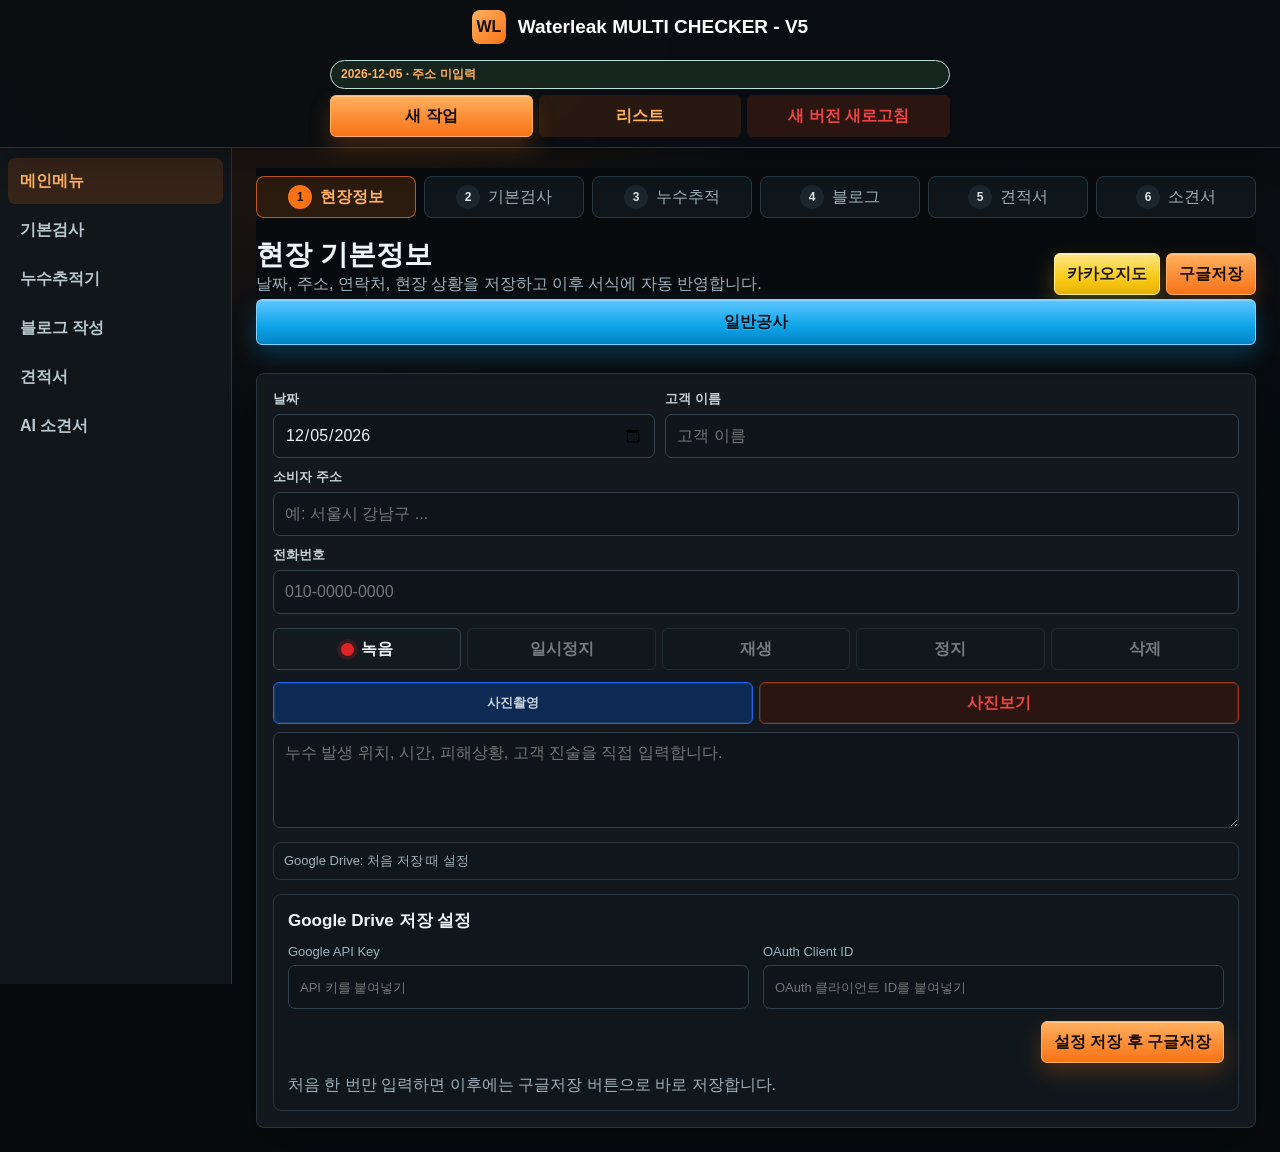
<file: index.html>
<!doctype html>
<html lang="ko">
  <head>
    <meta charset="UTF-8" />
    <meta name="viewport" content="width=device-width, initial-scale=1.0" />
    <title>Waterleak MULTI CHECKER - V5</title>
    <meta name="theme-color" content="#080b0e" />
    <link rel="stylesheet" href="./styles.css?v=20260619-offset-aware-tight-v2cn" />
  </head>
  <body>
    <div id="app"></div>
    <script>
      window.addEventListener("error", function (event) {
        var app = document.getElementById("app");
        if (app && !app.innerHTML) {
          app.innerHTML = "<pre style=\"padding:16px;white-space:pre-wrap;color:#f87171;background:#080b0e;\">앱 실행 오류: " + event.message + "</pre>";
        }
      });
      window.addEventListener("unhandledrejection", function (event) {
        var app = document.getElementById("app");
        if (app && !app.innerHTML) {
          app.innerHTML = "<pre style=\"padding:16px;white-space:pre-wrap;color:#f87171;background:#080b0e;\">앱 실행 오류: " + (event.reason && event.reason.message ? event.reason.message : event.reason) + "</pre>";
        }
      });
    </script>
    <script src="./app.js?v=20260619-offset-aware-tight-v2cn"></script>
  </body>
</html>
</file>
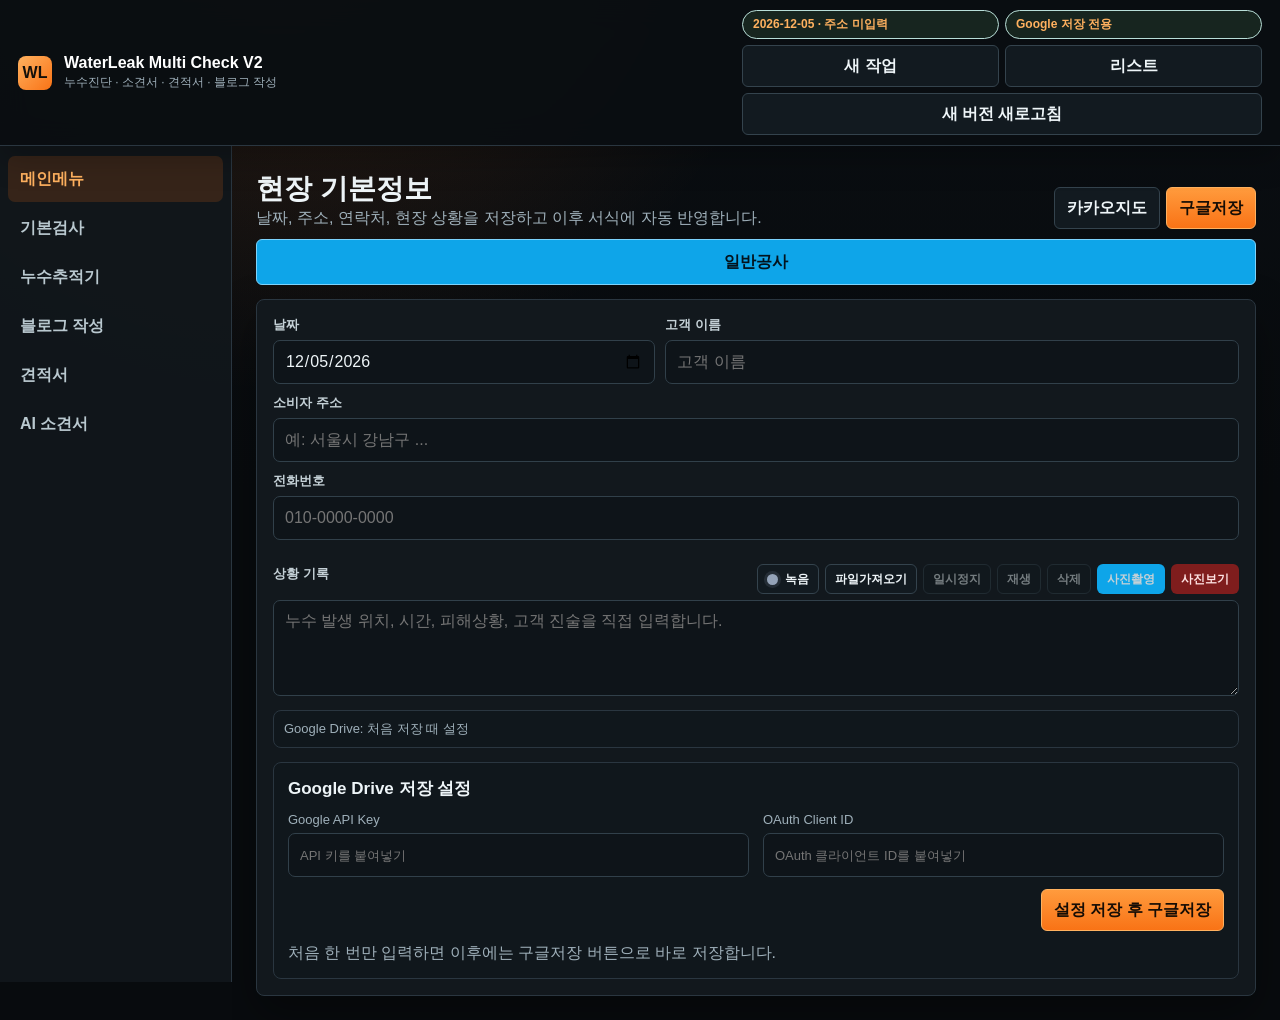
<file: docs/index.html>
<!doctype html>
<html lang="ko">
  <head>
    <meta charset="UTF-8" />
    <meta name="viewport" content="width=device-width, initial-scale=1.0" />
    <title>WaterLeak Multi Check V2</title>
    <meta name="theme-color" content="#080b0e" />
    <link rel="stylesheet" href="./styles.css?v=20260611-field-v2ao" />
  </head>
  <body>
    <div id="app"></div>
    <script>
      window.addEventListener("error", function (event) {
        var app = document.getElementById("app");
        if (app && !app.innerHTML) {
          app.innerHTML = "<pre style=\"padding:16px;white-space:pre-wrap;color:#f87171;background:#080b0e;\">앱 실행 오류: " + event.message + "</pre>";
        }
      });
      window.addEventListener("unhandledrejection", function (event) {
        var app = document.getElementById("app");
        if (app && !app.innerHTML) {
          app.innerHTML = "<pre style=\"padding:16px;white-space:pre-wrap;color:#f87171;background:#080b0e;\">앱 실행 오류: " + (event.reason && event.reason.message ? event.reason.message : event.reason) + "</pre>";
        }
      });
    </script>
    <script src="./app.js?v=20260611-field-v2ao"></script>
  </body>
</html>
</file>
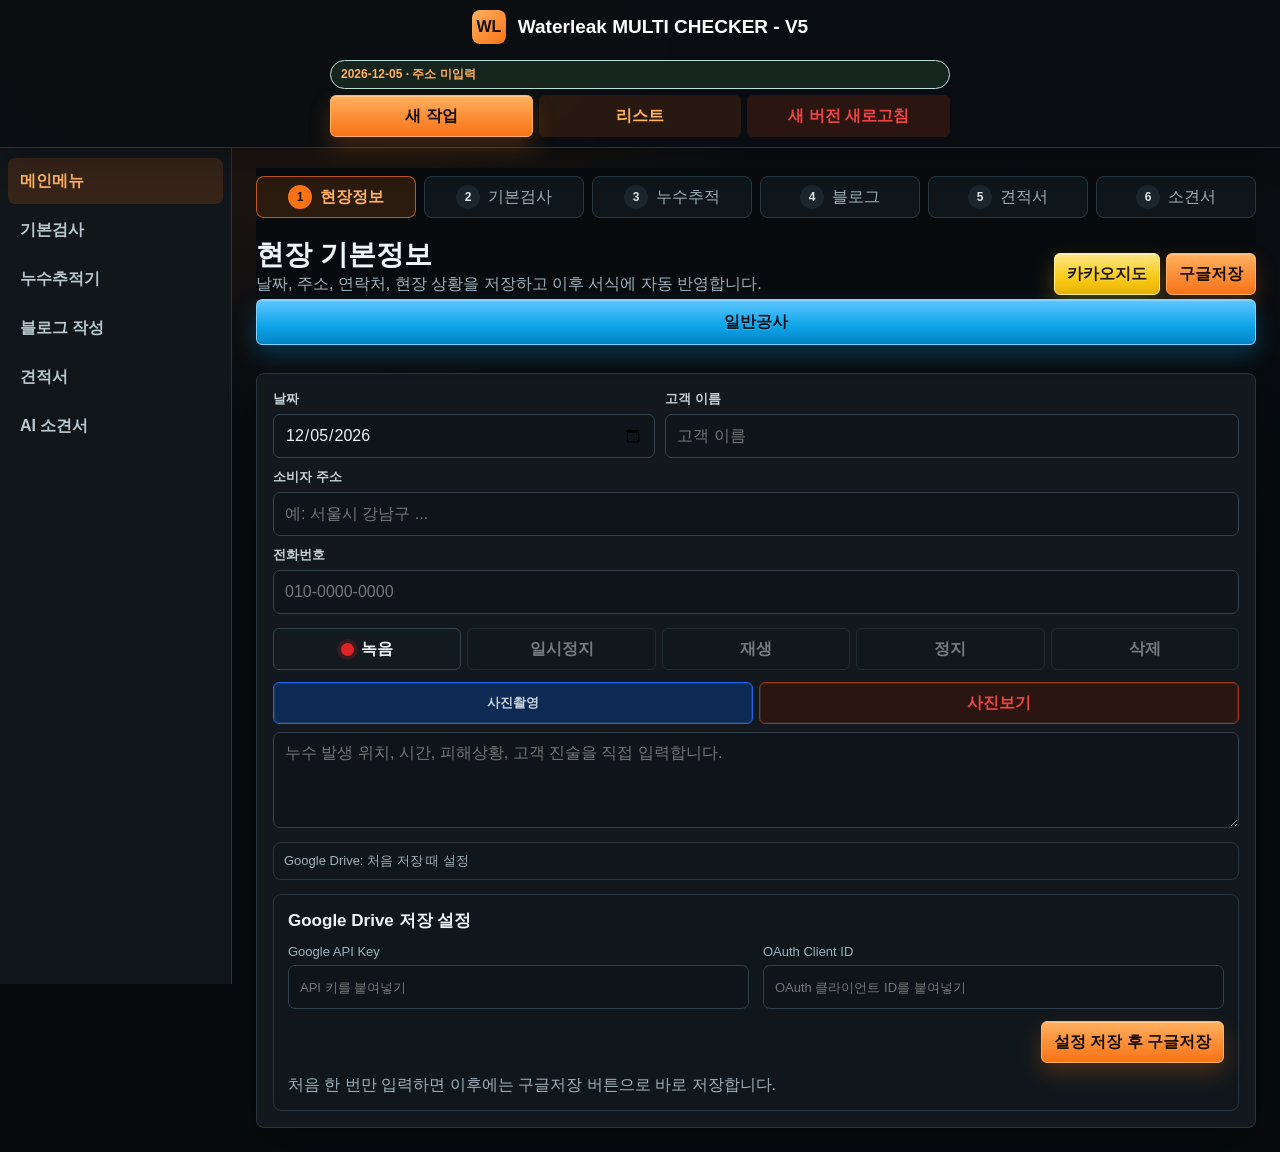
<file: download-index.html>
<!doctype html>
<html lang="ko">
  <head>
    <meta charset="UTF-8" />
    <meta name="viewport" content="width=device-width, initial-scale=1.0" />
    <title>WaterLeak Multi Check System</title>
    <link rel="stylesheet" href="./styles.css" />
  </head>
  <body>
    <div id="app"></div>
    <script src="./app.js"></script>
  </body>
</html>
</file>
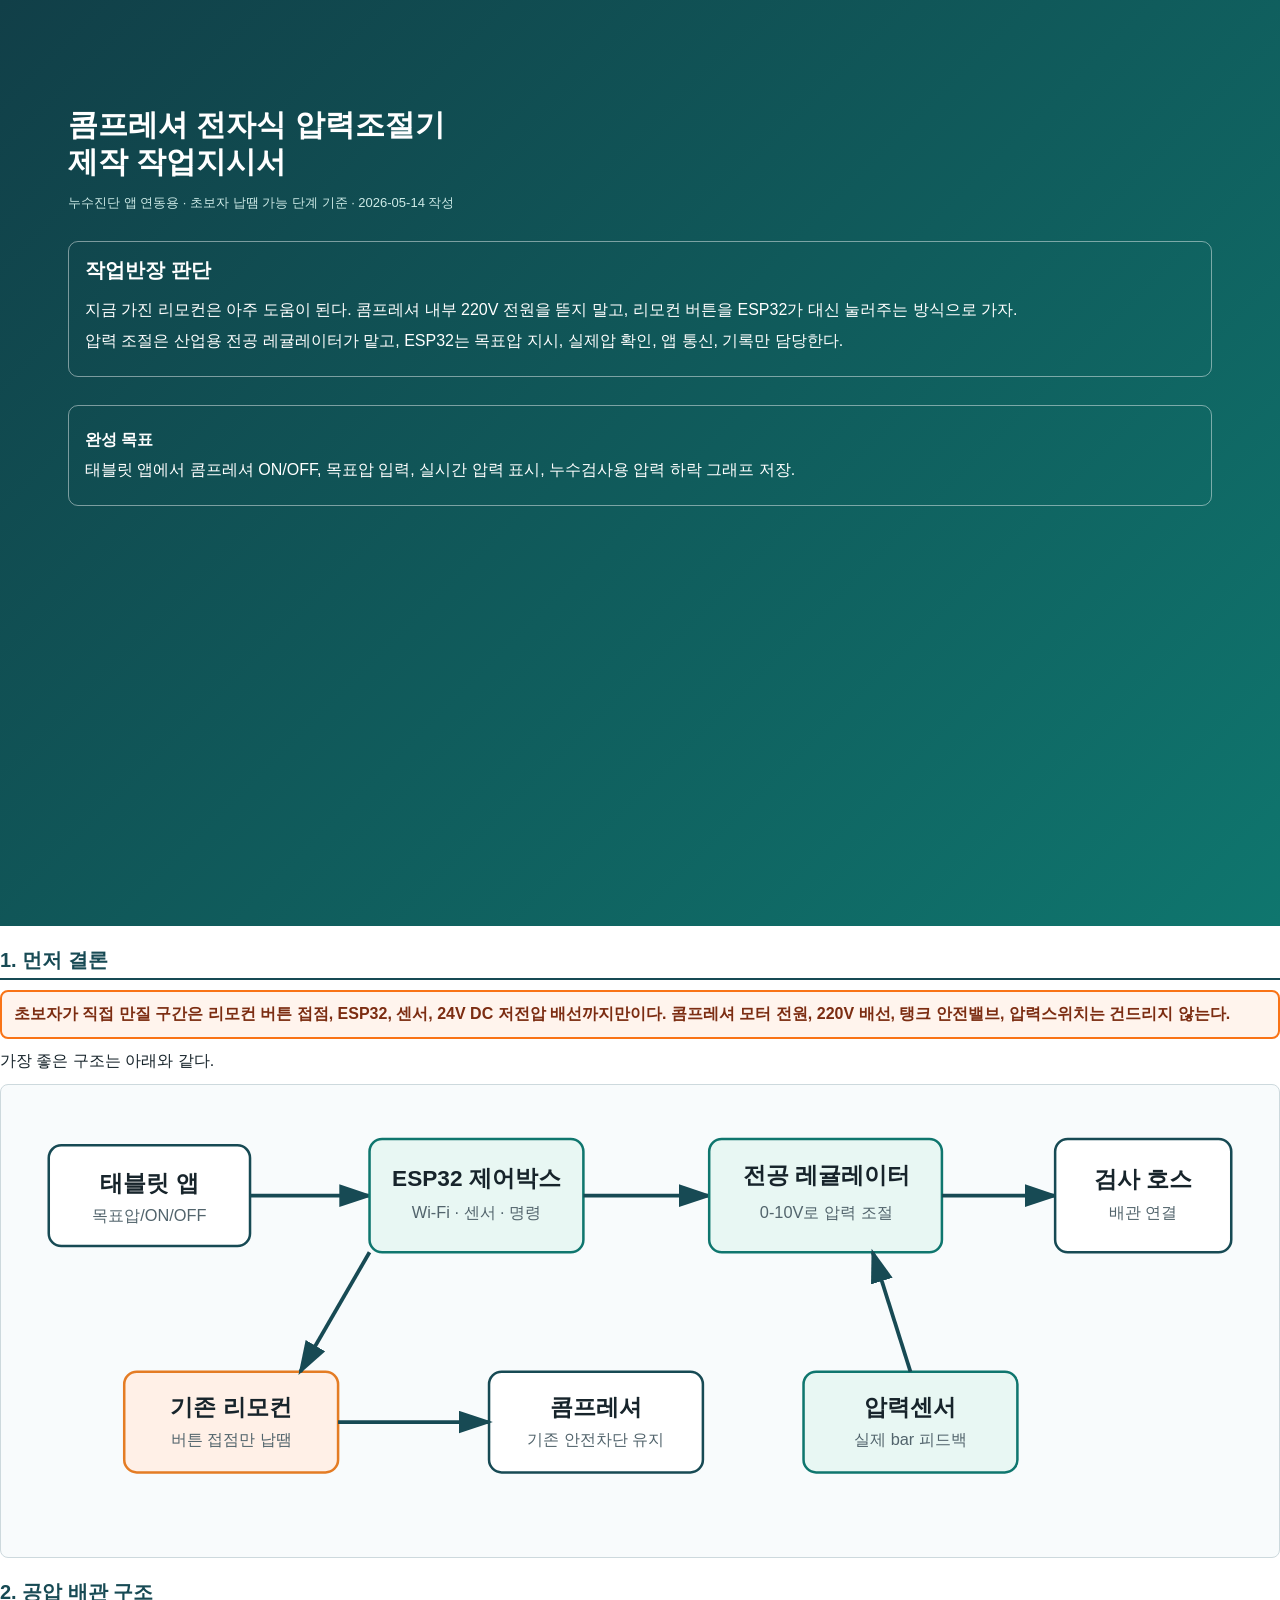
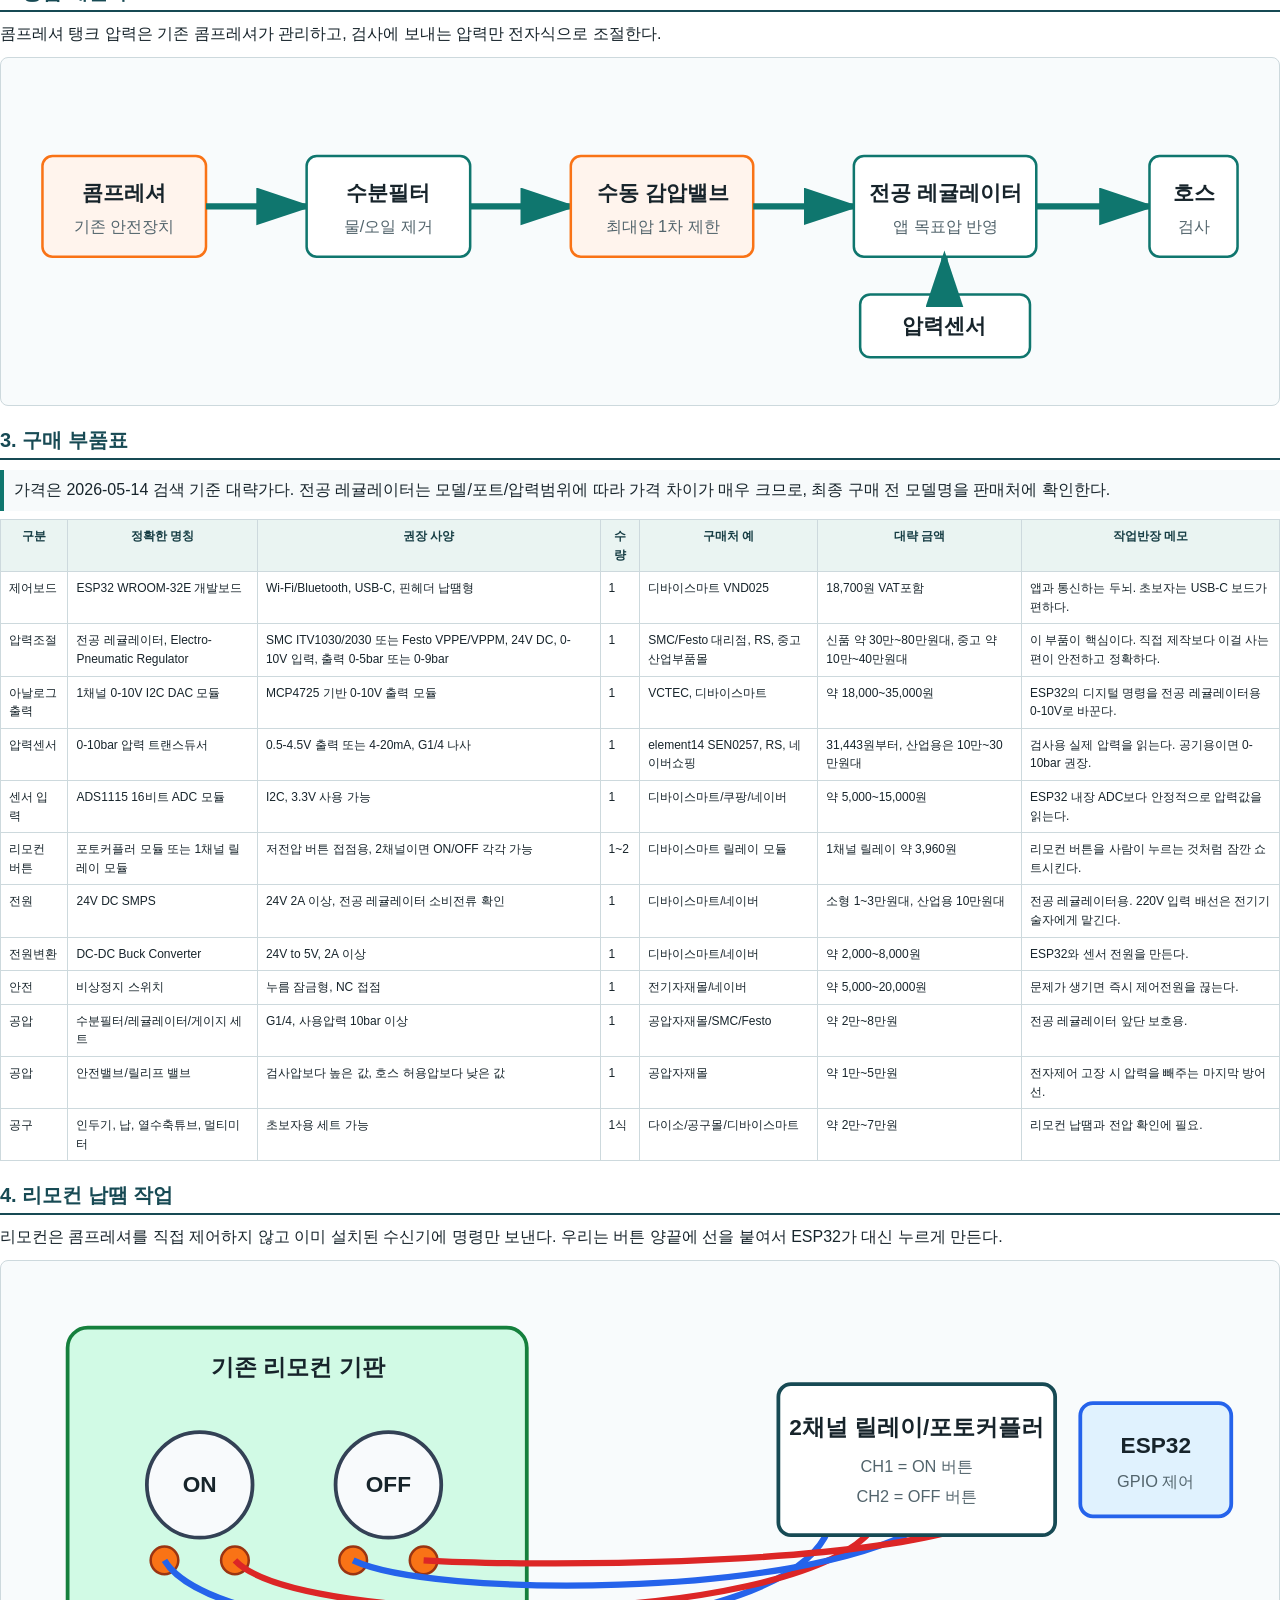
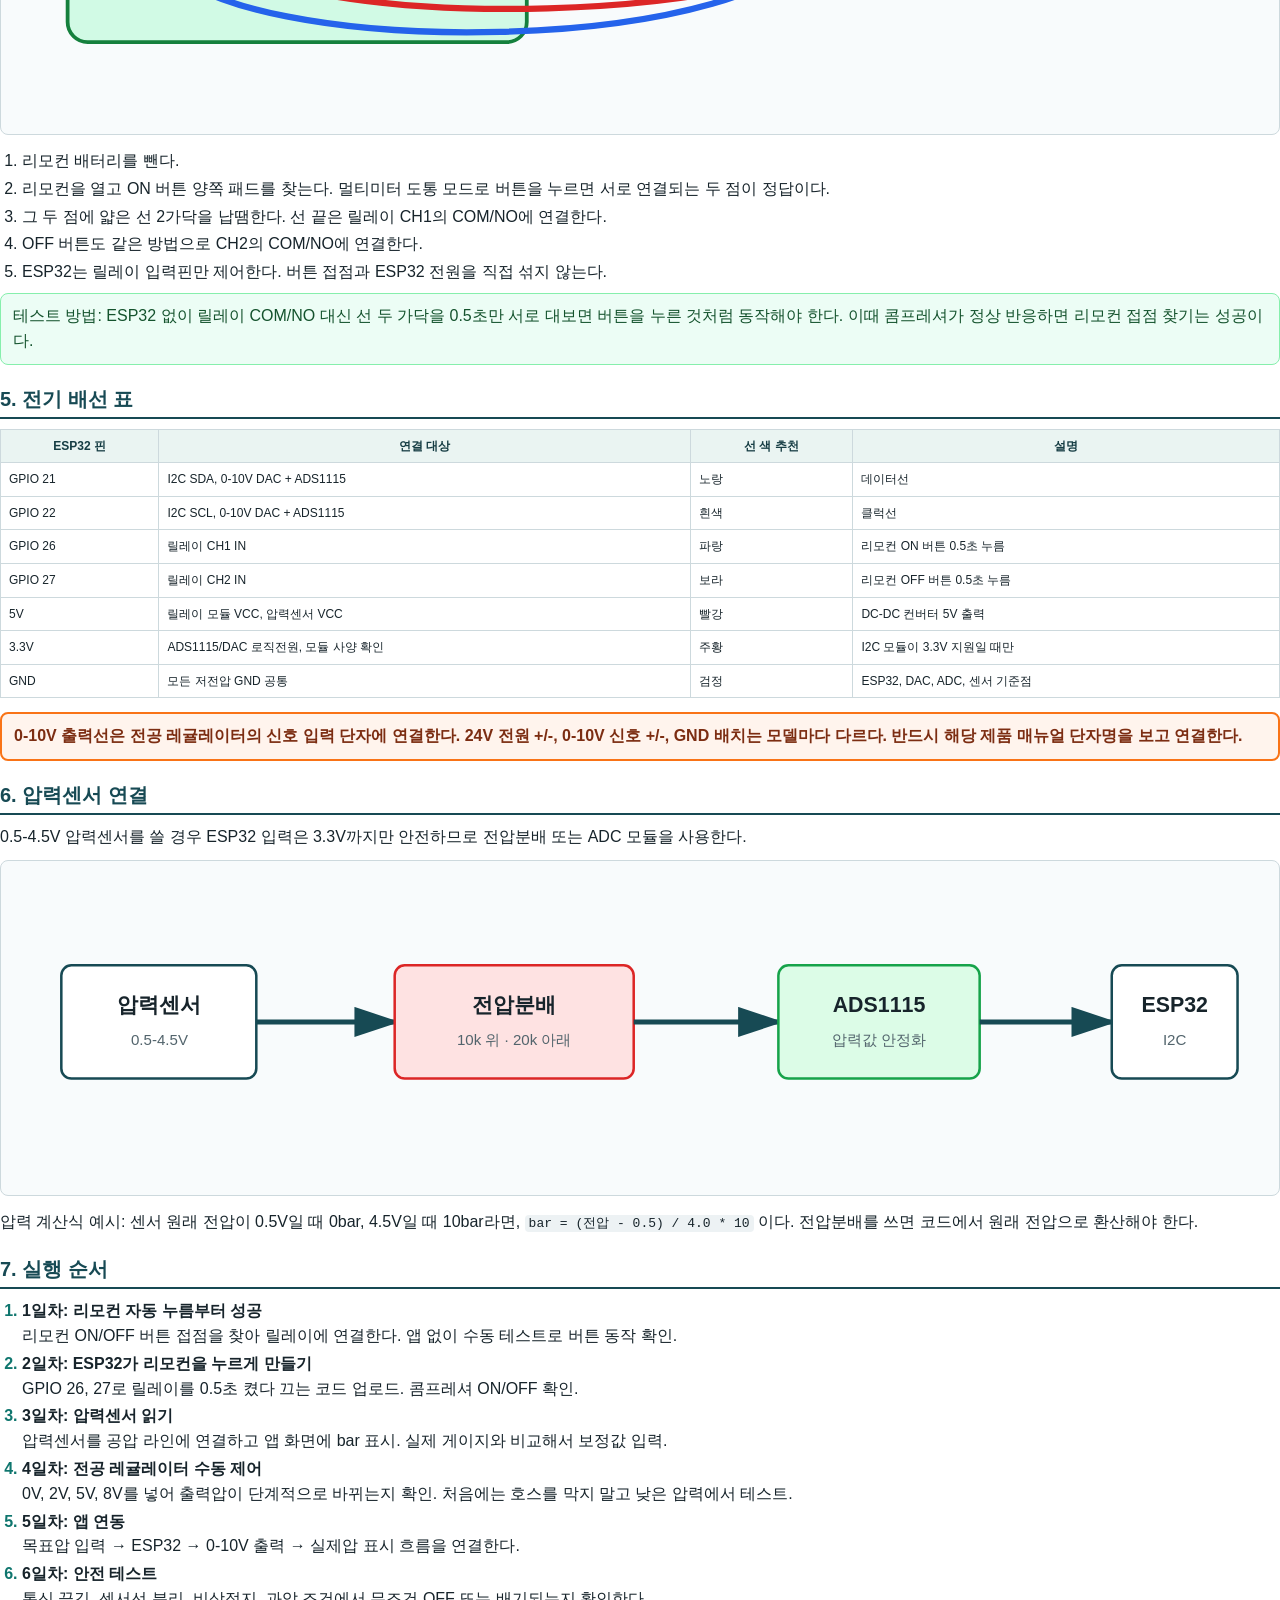
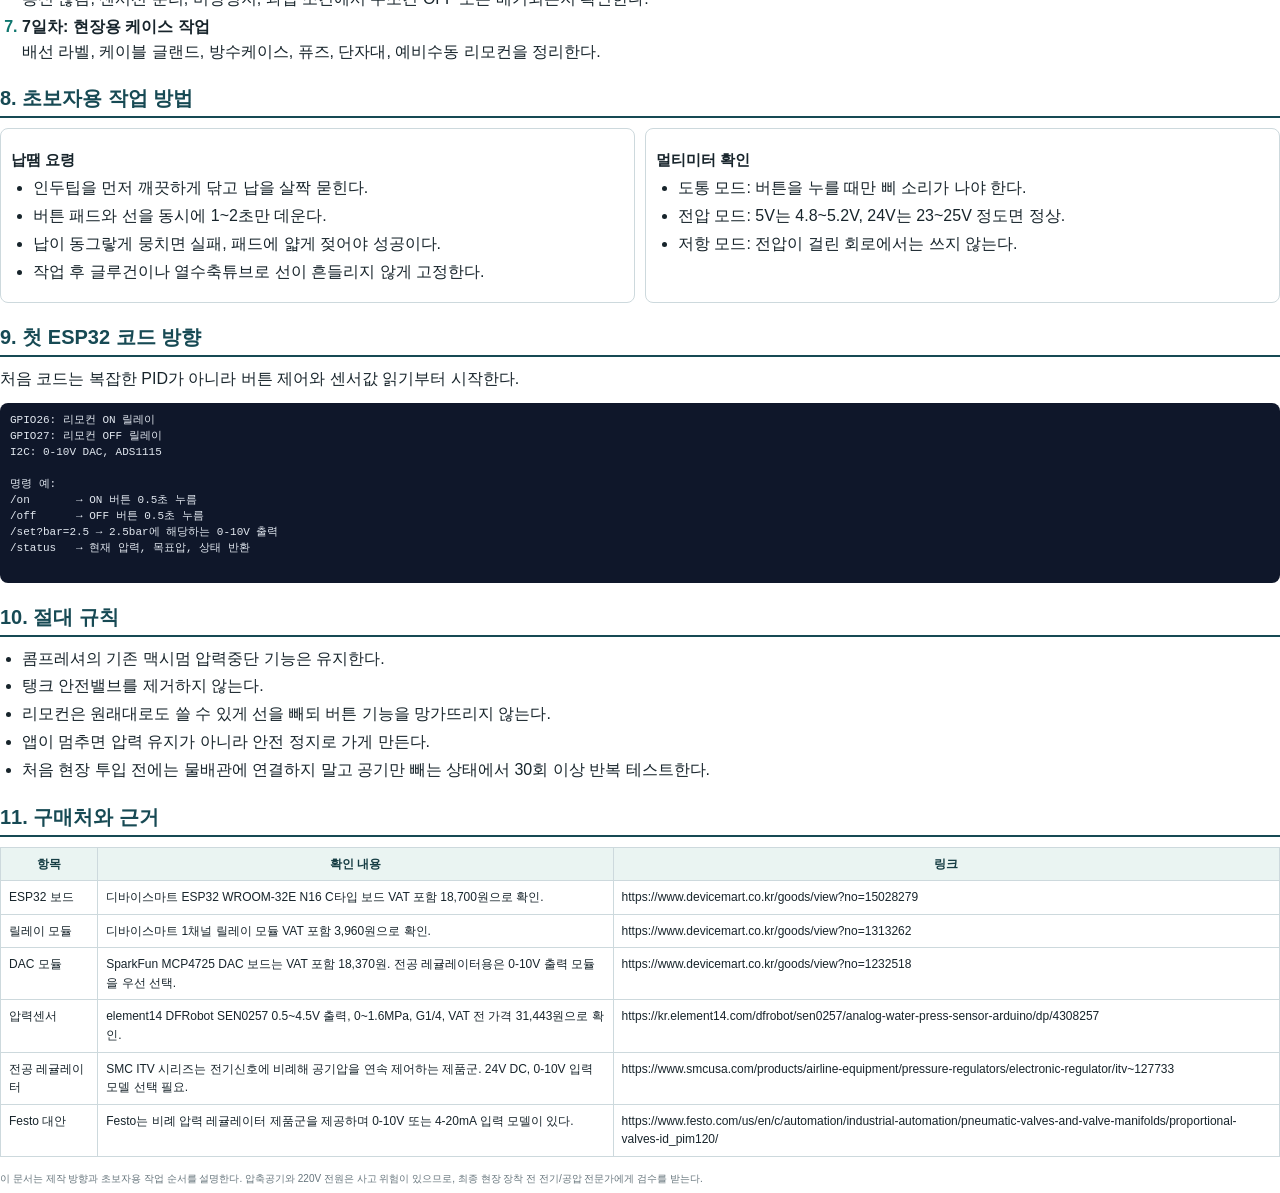
<file: docs/compressor-control-guide.html>
<!doctype html>
<html lang="ko">
  <head>
    <meta charset="UTF-8" />
    <title>콤프레셔 전자식 압력조절기 제작 작업지시서</title>
    <style>
      @page { size: A4; margin: 14mm; }
      * { box-sizing: border-box; }
      body {
        margin: 0;
        color: #17242b;
        font-family: "Malgun Gothic", "Apple SD Gothic Neo", Arial, sans-serif;
        line-height: 1.55;
      }
      h1, h2, h3 { margin: 0; line-height: 1.25; }
      h1 { font-size: 30px; }
      h2 {
        border-bottom: 2px solid #174a54;
        color: #174a54;
        font-size: 20px;
        margin: 22px 0 10px;
        padding-bottom: 5px;
      }
      h3 { font-size: 15px; margin: 12px 0 6px; }
      p { margin: 6px 0; }
      ul, ol { margin: 6px 0 8px 22px; padding: 0; }
      li { margin: 3px 0; }
      table { border-collapse: collapse; margin: 8px 0 14px; width: 100%; }
      th, td { border: 1px solid #cdd9dd; padding: 7px 8px; vertical-align: top; }
      th { background: #eaf4f2; color: #163d44; font-size: 12px; }
      td { font-size: 12px; }
      .cover {
        background: linear-gradient(135deg, #113f48, #0f766e);
        color: white;
        min-height: 245mm;
        padding: 28mm 18mm;
        page-break-after: always;
      }
      .cover small { color: #cdeae7; display: block; font-size: 13px; margin-top: 12px; }
      .cover .box {
        border: 1px solid rgba(255,255,255,.45);
        border-radius: 10px;
        margin-top: 28px;
        padding: 16px;
      }
      .warning {
        background: #fff4ed;
        border: 2px solid #f97316;
        border-radius: 8px;
        color: #7c2d12;
        font-weight: 700;
        margin: 10px 0;
        padding: 10px 12px;
      }
      .ok {
        background: #ecfdf5;
        border: 1px solid #86efac;
        border-radius: 8px;
        color: #14532d;
        padding: 10px 12px;
      }
      .note {
        background: #f7fafb;
        border-left: 4px solid #0f766e;
        margin: 8px 0;
        padding: 8px 10px;
      }
      .page-break { page-break-before: always; }
      .diagram {
        background: #f8fbfc;
        border: 1px solid #cdd9dd;
        border-radius: 8px;
        margin: 10px 0 14px;
        padding: 10px;
      }
      svg { display: block; height: auto; width: 100%; }
      .tag { border-radius: 999px; display: inline-block; font-size: 11px; font-weight: 700; padding: 2px 8px; }
      .tag.safe { background: #d1fae5; color: #14532d; }
      .tag.danger { background: #ffedd5; color: #9a3412; }
      .tag.buy { background: #dbeafe; color: #1e3a8a; }
      .small { color: #5f6f78; font-size: 11px; }
      .checklist li::marker { color: #0f766e; font-weight: 700; }
      .two { display: grid; gap: 10px; grid-template-columns: 1fr 1fr; }
      .card { border: 1px solid #cdd9dd; border-radius: 8px; padding: 10px; }
      .footer { color: #66757c; font-size: 10px; margin-top: 14px; }
      code { background: #edf2f4; border-radius: 4px; padding: 1px 4px; }
    </style>
  </head>
  <body>
    <section class="cover">
      <h1>콤프레셔 전자식 압력조절기<br />제작 작업지시서</h1>
      <small>누수진단 앱 연동용 · 초보자 납땜 가능 단계 기준 · 2026-05-14 작성</small>
      <div class="box">
        <h2 style="border:0;color:white;margin-top:0">작업반장 판단</h2>
        <p>지금 가진 리모컨은 아주 도움이 된다. 콤프레셔 내부 220V 전원을 뜯지 말고, 리모컨 버튼을 ESP32가 대신 눌러주는 방식으로 가자.</p>
        <p>압력 조절은 산업용 전공 레귤레이터가 맡고, ESP32는 목표압 지시, 실제압 확인, 앱 통신, 기록만 담당한다.</p>
      </div>
      <div class="box">
        <p><b>완성 목표</b></p>
        <p>태블릿 앱에서 콤프레셔 ON/OFF, 목표압 입력, 실시간 압력 표시, 누수검사용 압력 하락 그래프 저장.</p>
      </div>
    </section>

    <h2>1. 먼저 결론</h2>
    <div class="warning">
      초보자가 직접 만질 구간은 리모컨 버튼 접점, ESP32, 센서, 24V DC 저전압 배선까지만이다. 콤프레셔 모터 전원, 220V 배선, 탱크 안전밸브, 압력스위치는 건드리지 않는다.
    </div>
    <p>가장 좋은 구조는 아래와 같다.</p>
    <div class="diagram">
      <svg viewBox="0 0 1000 360" role="img" aria-label="전체 시스템 구조">
        <defs>
          <marker id="arrow" markerWidth="10" markerHeight="10" refX="8" refY="3" orient="auto">
            <path d="M0,0 L0,6 L9,3 z" fill="#174a54" />
          </marker>
          <style>
            .box{fill:#fff;stroke:#174a54;stroke-width:2;rx:10}
            .safe{fill:#e8f7f3;stroke:#0f766e;stroke-width:2;rx:10}
            .danger{fill:#fff0e7;stroke:#e47c24;stroke-width:2;rx:10}
            .t{font:700 18px Malgun Gothic,Arial;fill:#17242b}
            .s{font:13px Malgun Gothic,Arial;fill:#52646c}
            .line{stroke:#174a54;stroke-width:3;marker-end:url(#arrow)}
          </style>
        </defs>
        <rect x="30" y="40" width="160" height="80" class="box" />
        <text x="110" y="76" text-anchor="middle" class="t">태블릿 앱</text>
        <text x="110" y="100" text-anchor="middle" class="s">목표압/ON/OFF</text>
        <line x1="190" y1="80" x2="285" y2="80" class="line" />
        <rect x="285" y="35" width="170" height="90" class="safe" />
        <text x="370" y="72" text-anchor="middle" class="t">ESP32 제어박스</text>
        <text x="370" y="98" text-anchor="middle" class="s">Wi-Fi · 센서 · 명령</text>
        <line x1="455" y1="80" x2="555" y2="80" class="line" />
        <rect x="555" y="35" width="185" height="90" class="safe" />
        <text x="648" y="70" text-anchor="middle" class="t">전공 레귤레이터</text>
        <text x="648" y="98" text-anchor="middle" class="s">0-10V로 압력 조절</text>
        <line x1="740" y1="80" x2="830" y2="80" class="line" />
        <rect x="830" y="35" width="140" height="90" class="box" />
        <text x="900" y="73" text-anchor="middle" class="t">검사 호스</text>
        <text x="900" y="98" text-anchor="middle" class="s">배관 연결</text>
        <rect x="90" y="220" width="170" height="80" class="danger" />
        <text x="175" y="254" text-anchor="middle" class="t">기존 리모컨</text>
        <text x="175" y="278" text-anchor="middle" class="s">버튼 접점만 납땜</text>
        <line x1="285" y1="125" x2="230" y2="220" class="line" />
        <rect x="380" y="220" width="170" height="80" class="box" />
        <text x="465" y="254" text-anchor="middle" class="t">콤프레셔</text>
        <text x="465" y="278" text-anchor="middle" class="s">기존 안전차단 유지</text>
        <line x1="260" y1="260" x2="380" y2="260" class="line" />
        <rect x="630" y="220" width="170" height="80" class="safe" />
        <text x="715" y="254" text-anchor="middle" class="t">압력센서</text>
        <text x="715" y="278" text-anchor="middle" class="s">실제 bar 피드백</text>
        <line x1="715" y1="220" x2="685" y2="125" class="line" />
      </svg>
    </div>

    <h2>2. 공압 배관 구조</h2>
    <p>콤프레셔 탱크 압력은 기존 콤프레셔가 관리하고, 검사에 보내는 압력만 전자식으로 조절한다.</p>
    <div class="diagram">
      <svg viewBox="0 0 1000 260" role="img" aria-label="공압 배관 구조">
        <defs>
          <marker id="pArrow" markerWidth="10" markerHeight="10" refX="8" refY="3" orient="auto"><path d="M0,0 L0,6 L9,3 z" fill="#0f766e"/></marker>
          <style>
            .pbox{fill:#fff;stroke:#0f766e;stroke-width:2;rx:8}
            .warn{fill:#fff4ed;stroke:#f97316;stroke-width:2;rx:8}
            .txt{font:700 17px Malgun Gothic,Arial;fill:#17242b}
            .sub{font:12px Malgun Gothic,Arial;fill:#56676f}
            .pipe{stroke:#0f766e;stroke-width:5;marker-end:url(#pArrow)}
          </style>
        </defs>
        <rect x="25" y="70" width="130" height="80" class="warn"/><text x="90" y="105" text-anchor="middle" class="txt">콤프레셔</text><text x="90" y="130" text-anchor="middle" class="sub">기존 안전장치</text>
        <line x1="155" y1="110" x2="235" y2="110" class="pipe"/>
        <rect x="235" y="70" width="130" height="80" class="pbox"/><text x="300" y="105" text-anchor="middle" class="txt">수분필터</text><text x="300" y="130" text-anchor="middle" class="sub">물/오일 제거</text>
        <line x1="365" y1="110" x2="445" y2="110" class="pipe"/>
        <rect x="445" y="70" width="145" height="80" class="warn"/><text x="518" y="105" text-anchor="middle" class="txt">수동 감압밸브</text><text x="518" y="130" text-anchor="middle" class="sub">최대압 1차 제한</text>
        <line x1="590" y1="110" x2="670" y2="110" class="pipe"/>
        <rect x="670" y="70" width="145" height="80" class="pbox"/><text x="743" y="105" text-anchor="middle" class="txt">전공 레귤레이터</text><text x="743" y="130" text-anchor="middle" class="sub">앱 목표압 반영</text>
        <line x1="815" y1="110" x2="905" y2="110" class="pipe"/>
        <rect x="905" y="70" width="70" height="80" class="pbox"/><text x="940" y="105" text-anchor="middle" class="txt">호스</text><text x="940" y="130" text-anchor="middle" class="sub">검사</text>
        <rect x="675" y="180" width="135" height="50" class="pbox"/><text x="742" y="211" text-anchor="middle" class="txt">압력센서</text>
        <line x1="742" y1="180" x2="742" y2="150" class="pipe"/>
      </svg>
    </div>

    <h2>3. 구매 부품표</h2>
    <p class="note">가격은 2026-05-14 검색 기준 대략가다. 전공 레귤레이터는 모델/포트/압력범위에 따라 가격 차이가 매우 크므로, 최종 구매 전 모델명을 판매처에 확인한다.</p>
    <table>
      <thead>
        <tr><th>구분</th><th>정확한 명칭</th><th>권장 사양</th><th>수량</th><th>구매처 예</th><th>대략 금액</th><th>작업반장 메모</th></tr>
      </thead>
      <tbody>
        <tr><td>제어보드</td><td>ESP32 WROOM-32E 개발보드</td><td>Wi-Fi/Bluetooth, USB-C, 핀헤더 납땜형</td><td>1</td><td>디바이스마트 VND025</td><td>18,700원 VAT포함</td><td>앱과 통신하는 두뇌. 초보자는 USB-C 보드가 편하다.</td></tr>
        <tr><td>압력조절</td><td>전공 레귤레이터, Electro-Pneumatic Regulator</td><td>SMC ITV1030/2030 또는 Festo VPPE/VPPM, 24V DC, 0-10V 입력, 출력 0-5bar 또는 0-9bar</td><td>1</td><td>SMC/Festo 대리점, RS, 중고 산업부품몰</td><td>신품 약 30만~80만원대, 중고 약 10만~40만원대</td><td>이 부품이 핵심이다. 직접 제작보다 이걸 사는 편이 안전하고 정확하다.</td></tr>
        <tr><td>아날로그 출력</td><td>1채널 0-10V I2C DAC 모듈</td><td>MCP4725 기반 0-10V 출력 모듈</td><td>1</td><td>VCTEC, 디바이스마트</td><td>약 18,000~35,000원</td><td>ESP32의 디지털 명령을 전공 레귤레이터용 0-10V로 바꾼다.</td></tr>
        <tr><td>압력센서</td><td>0-10bar 압력 트랜스듀서</td><td>0.5-4.5V 출력 또는 4-20mA, G1/4 나사</td><td>1</td><td>element14 SEN0257, RS, 네이버쇼핑</td><td>31,443원부터, 산업용은 10만~30만원대</td><td>검사용 실제 압력을 읽는다. 공기용이면 0-10bar 권장.</td></tr>
        <tr><td>센서 입력</td><td>ADS1115 16비트 ADC 모듈</td><td>I2C, 3.3V 사용 가능</td><td>1</td><td>디바이스마트/쿠팡/네이버</td><td>약 5,000~15,000원</td><td>ESP32 내장 ADC보다 안정적으로 압력값을 읽는다.</td></tr>
        <tr><td>리모컨 버튼</td><td>포토커플러 모듈 또는 1채널 릴레이 모듈</td><td>저전압 버튼 접점용, 2채널이면 ON/OFF 각각 가능</td><td>1~2</td><td>디바이스마트 릴레이 모듈</td><td>1채널 릴레이 약 3,960원</td><td>리모컨 버튼을 사람이 누르는 것처럼 잠깐 쇼트시킨다.</td></tr>
        <tr><td>전원</td><td>24V DC SMPS</td><td>24V 2A 이상, 전공 레귤레이터 소비전류 확인</td><td>1</td><td>디바이스마트/네이버</td><td>소형 1~3만원대, 산업용 10만원대</td><td>전공 레귤레이터용. 220V 입력 배선은 전기기술자에게 맡긴다.</td></tr>
        <tr><td>전원변환</td><td>DC-DC Buck Converter</td><td>24V to 5V, 2A 이상</td><td>1</td><td>디바이스마트/네이버</td><td>약 2,000~8,000원</td><td>ESP32와 센서 전원을 만든다.</td></tr>
        <tr><td>안전</td><td>비상정지 스위치</td><td>누름 잠금형, NC 접점</td><td>1</td><td>전기자재몰/네이버</td><td>약 5,000~20,000원</td><td>문제가 생기면 즉시 제어전원을 끊는다.</td></tr>
        <tr><td>공압</td><td>수분필터/레귤레이터/게이지 세트</td><td>G1/4, 사용압력 10bar 이상</td><td>1</td><td>공압자재몰/SMC/Festo</td><td>약 2만~8만원</td><td>전공 레귤레이터 앞단 보호용.</td></tr>
        <tr><td>공압</td><td>안전밸브/릴리프 밸브</td><td>검사압보다 높은 값, 호스 허용압보다 낮은 값</td><td>1</td><td>공압자재몰</td><td>약 1만~5만원</td><td>전자제어 고장 시 압력을 빼주는 마지막 방어선.</td></tr>
        <tr><td>공구</td><td>인두기, 납, 열수축튜브, 멀티미터</td><td>초보자용 세트 가능</td><td>1식</td><td>다이소/공구몰/디바이스마트</td><td>약 2만~7만원</td><td>리모컨 납땜과 전압 확인에 필요.</td></tr>
      </tbody>
    </table>

    <h2 class="page-break">4. 리모컨 납땜 작업</h2>
    <p>리모컨은 콤프레셔를 직접 제어하지 않고 이미 설치된 수신기에 명령만 보낸다. 우리는 버튼 양끝에 선을 붙여서 ESP32가 대신 누르게 만든다.</p>
    <div class="diagram">
      <svg viewBox="0 0 1000 360" role="img" aria-label="리모컨 납땜 포인트">
        <style>
          .pcb{fill:#d1fae5;stroke:#15803d;stroke-width:3;rx:16}
          .btn{fill:#f8fafc;stroke:#334155;stroke-width:3}
          .pad{fill:#f97316;stroke:#9a3412;stroke-width:2}
          .wire{stroke:#2563eb;stroke-width:5;fill:none}
          .wire2{stroke:#dc2626;stroke-width:5;fill:none}
          .text{font:700 18px Malgun Gothic,Arial;fill:#17242b}
          .sub{font:13px Malgun Gothic,Arial;fill:#52646c}
        </style>
        <rect x="45" y="45" width="365" height="250" class="pcb" />
        <text x="228" y="83" text-anchor="middle" class="text">기존 리모컨 기판</text>
        <circle cx="150" cy="170" r="42" class="btn" /><text x="150" y="176" text-anchor="middle" class="text">ON</text>
        <circle cx="300" cy="170" r="42" class="btn" /><text x="300" y="176" text-anchor="middle" class="text">OFF</text>
        <circle cx="122" cy="230" r="11" class="pad" /><circle cx="178" cy="230" r="11" class="pad" />
        <circle cx="272" cy="230" r="11" class="pad" /><circle cx="328" cy="230" r="11" class="pad" />
        <path d="M122 230 C170 310, 610 310, 650 205" class="wire" />
        <path d="M178 230 C230 285, 620 285, 685 205" class="wire2" />
        <path d="M272 230 C335 260, 625 260, 720 205" class="wire" />
        <path d="M328 230 C410 235, 650 235, 755 205" class="wire2" />
        <rect x="610" y="90" width="220" height="120" fill="#fff" stroke="#174a54" stroke-width="3" rx="10" />
        <text x="720" y="130" text-anchor="middle" class="text">2채널 릴레이/포토커플러</text>
        <text x="720" y="160" text-anchor="middle" class="sub">CH1 = ON 버튼</text>
        <text x="720" y="184" text-anchor="middle" class="sub">CH2 = OFF 버튼</text>
        <rect x="850" y="105" width="120" height="90" fill="#e0f2fe" stroke="#2563eb" stroke-width="3" rx="10" />
        <text x="910" y="145" text-anchor="middle" class="text">ESP32</text>
        <text x="910" y="172" text-anchor="middle" class="sub">GPIO 제어</text>
      </svg>
    </div>
    <ol>
      <li>리모컨 배터리를 뺀다.</li>
      <li>리모컨을 열고 ON 버튼 양쪽 패드를 찾는다. 멀티미터 도통 모드로 버튼을 누르면 서로 연결되는 두 점이 정답이다.</li>
      <li>그 두 점에 얇은 선 2가닥을 납땜한다. 선 끝은 릴레이 CH1의 COM/NO에 연결한다.</li>
      <li>OFF 버튼도 같은 방법으로 CH2의 COM/NO에 연결한다.</li>
      <li>ESP32는 릴레이 입력핀만 제어한다. 버튼 접점과 ESP32 전원을 직접 섞지 않는다.</li>
    </ol>
    <div class="ok">테스트 방법: ESP32 없이 릴레이 COM/NO 대신 선 두 가닥을 0.5초만 서로 대보면 버튼을 누른 것처럼 동작해야 한다. 이때 콤프레셔가 정상 반응하면 리모컨 접점 찾기는 성공이다.</div>

    <h2>5. 전기 배선 표</h2>
    <table>
      <thead><tr><th>ESP32 핀</th><th>연결 대상</th><th>선 색 추천</th><th>설명</th></tr></thead>
      <tbody>
        <tr><td>GPIO 21</td><td>I2C SDA, 0-10V DAC + ADS1115</td><td>노랑</td><td>데이터선</td></tr>
        <tr><td>GPIO 22</td><td>I2C SCL, 0-10V DAC + ADS1115</td><td>흰색</td><td>클럭선</td></tr>
        <tr><td>GPIO 26</td><td>릴레이 CH1 IN</td><td>파랑</td><td>리모컨 ON 버튼 0.5초 누름</td></tr>
        <tr><td>GPIO 27</td><td>릴레이 CH2 IN</td><td>보라</td><td>리모컨 OFF 버튼 0.5초 누름</td></tr>
        <tr><td>5V</td><td>릴레이 모듈 VCC, 압력센서 VCC</td><td>빨강</td><td>DC-DC 컨버터 5V 출력</td></tr>
        <tr><td>3.3V</td><td>ADS1115/DAC 로직전원, 모듈 사양 확인</td><td>주황</td><td>I2C 모듈이 3.3V 지원일 때만</td></tr>
        <tr><td>GND</td><td>모든 저전압 GND 공통</td><td>검정</td><td>ESP32, DAC, ADC, 센서 기준점</td></tr>
      </tbody>
    </table>
    <p class="warning">0-10V 출력선은 전공 레귤레이터의 신호 입력 단자에 연결한다. 24V 전원 +/-, 0-10V 신호 +/-, GND 배치는 모델마다 다르다. 반드시 해당 제품 매뉴얼 단자명을 보고 연결한다.</p>

    <h2>6. 압력센서 연결</h2>
    <p>0.5-4.5V 압력센서를 쓸 경우 ESP32 입력은 3.3V까지만 안전하므로 전압분배 또는 ADC 모듈을 사용한다.</p>
    <div class="diagram">
      <svg viewBox="0 0 1000 250" role="img" aria-label="압력센서 배선">
        <style>
          .b{fill:#fff;stroke:#174a54;stroke-width:2;rx:8}
          .r{fill:#fee2e2;stroke:#dc2626;stroke-width:2;rx:8}
          .g{fill:#dcfce7;stroke:#16a34a;stroke-width:2;rx:8}
          .w{stroke:#174a54;stroke-width:4;marker-end:url(#arrow)}
          .tx{font:700 17px Malgun Gothic,Arial;fill:#17242b}
          .st{font:12px Malgun Gothic,Arial;fill:#52646c}
        </style>
        <rect x="40" y="75" width="155" height="90" class="b"/><text x="118" y="112" text-anchor="middle" class="tx">압력센서</text><text x="118" y="138" text-anchor="middle" class="st">0.5-4.5V</text>
        <line x1="195" y1="120" x2="305" y2="120" class="w"/>
        <rect x="305" y="75" width="190" height="90" class="r"/><text x="400" y="112" text-anchor="middle" class="tx">전압분배</text><text x="400" y="138" text-anchor="middle" class="st">10k 위 · 20k 아래</text>
        <line x1="495" y1="120" x2="610" y2="120" class="w"/>
        <rect x="610" y="75" width="160" height="90" class="g"/><text x="690" y="112" text-anchor="middle" class="tx">ADS1115</text><text x="690" y="138" text-anchor="middle" class="st">압력값 안정화</text>
        <line x1="770" y1="120" x2="875" y2="120" class="w"/>
        <rect x="875" y="75" width="100" height="90" class="b"/><text x="925" y="112" text-anchor="middle" class="tx">ESP32</text><text x="925" y="138" text-anchor="middle" class="st">I2C</text>
      </svg>
    </div>
    <p>압력 계산식 예시: 센서 원래 전압이 0.5V일 때 0bar, 4.5V일 때 10bar라면, <code>bar = (전압 - 0.5) / 4.0 * 10</code> 이다. 전압분배를 쓰면 코드에서 원래 전압으로 환산해야 한다.</p>

    <h2 class="page-break">7. 실행 순서</h2>
    <ol class="checklist">
      <li><b>1일차: 리모컨 자동 누름부터 성공</b><br />리모컨 ON/OFF 버튼 접점을 찾아 릴레이에 연결한다. 앱 없이 수동 테스트로 버튼 동작 확인.</li>
      <li><b>2일차: ESP32가 리모컨을 누르게 만들기</b><br />GPIO 26, 27로 릴레이를 0.5초 켰다 끄는 코드 업로드. 콤프레셔 ON/OFF 확인.</li>
      <li><b>3일차: 압력센서 읽기</b><br />압력센서를 공압 라인에 연결하고 앱 화면에 bar 표시. 실제 게이지와 비교해서 보정값 입력.</li>
      <li><b>4일차: 전공 레귤레이터 수동 제어</b><br />0V, 2V, 5V, 8V를 넣어 출력압이 단계적으로 바뀌는지 확인. 처음에는 호스를 막지 말고 낮은 압력에서 테스트.</li>
      <li><b>5일차: 앱 연동</b><br />목표압 입력 → ESP32 → 0-10V 출력 → 실제압 표시 흐름을 연결한다.</li>
      <li><b>6일차: 안전 테스트</b><br />통신 끊김, 센서선 분리, 비상정지, 과압 조건에서 무조건 OFF 또는 배기되는지 확인한다.</li>
      <li><b>7일차: 현장용 케이스 작업</b><br />배선 라벨, 케이블 글랜드, 방수케이스, 퓨즈, 단자대, 예비수동 리모컨을 정리한다.</li>
    </ol>

    <h2>8. 초보자용 작업 방법</h2>
    <div class="two">
      <div class="card">
        <h3>납땜 요령</h3>
        <ul>
          <li>인두팁을 먼저 깨끗하게 닦고 납을 살짝 묻힌다.</li>
          <li>버튼 패드와 선을 동시에 1~2초만 데운다.</li>
          <li>납이 동그랗게 뭉치면 실패, 패드에 얇게 젖어야 성공이다.</li>
          <li>작업 후 글루건이나 열수축튜브로 선이 흔들리지 않게 고정한다.</li>
        </ul>
      </div>
      <div class="card">
        <h3>멀티미터 확인</h3>
        <ul>
          <li>도통 모드: 버튼을 누를 때만 삐 소리가 나야 한다.</li>
          <li>전압 모드: 5V는 4.8~5.2V, 24V는 23~25V 정도면 정상.</li>
          <li>저항 모드: 전압이 걸린 회로에서는 쓰지 않는다.</li>
        </ul>
      </div>
    </div>

    <h2>9. 첫 ESP32 코드 방향</h2>
    <p>처음 코드는 복잡한 PID가 아니라 버튼 제어와 센서값 읽기부터 시작한다.</p>
    <pre style="background:#0f172a;color:#e2e8f0;border-radius:8px;font-size:11px;line-height:1.45;padding:10px;white-space:pre-wrap;">
GPIO26: 리모컨 ON 릴레이
GPIO27: 리모컨 OFF 릴레이
I2C: 0-10V DAC, ADS1115

명령 예:
/on       → ON 버튼 0.5초 누름
/off      → OFF 버튼 0.5초 누름
/set?bar=2.5 → 2.5bar에 해당하는 0-10V 출력
/status   → 현재 압력, 목표압, 상태 반환
    </pre>

    <h2>10. 절대 규칙</h2>
    <ul>
      <li>콤프레셔의 기존 맥시멈 압력중단 기능은 유지한다.</li>
      <li>탱크 안전밸브를 제거하지 않는다.</li>
      <li>리모컨은 원래대로도 쓸 수 있게 선을 빼되 버튼 기능을 망가뜨리지 않는다.</li>
      <li>앱이 멈추면 압력 유지가 아니라 안전 정지로 가게 만든다.</li>
      <li>처음 현장 투입 전에는 물배관에 연결하지 말고 공기만 빼는 상태에서 30회 이상 반복 테스트한다.</li>
    </ul>

    <h2 class="page-break">11. 구매처와 근거</h2>
    <table>
      <thead><tr><th>항목</th><th>확인 내용</th><th>링크</th></tr></thead>
      <tbody>
        <tr><td>ESP32 보드</td><td>디바이스마트 ESP32 WROOM-32E N16 C타입 보드 VAT 포함 18,700원으로 확인.</td><td>https://www.devicemart.co.kr/goods/view?no=15028279</td></tr>
        <tr><td>릴레이 모듈</td><td>디바이스마트 1채널 릴레이 모듈 VAT 포함 3,960원으로 확인.</td><td>https://www.devicemart.co.kr/goods/view?no=1313262</td></tr>
        <tr><td>DAC 모듈</td><td>SparkFun MCP4725 DAC 보드는 VAT 포함 18,370원. 전공 레귤레이터용은 0-10V 출력 모듈을 우선 선택.</td><td>https://www.devicemart.co.kr/goods/view?no=1232518</td></tr>
        <tr><td>압력센서</td><td>element14 DFRobot SEN0257 0.5~4.5V 출력, 0~1.6MPa, G1/4, VAT 전 가격 31,443원으로 확인.</td><td>https://kr.element14.com/dfrobot/sen0257/analog-water-press-sensor-arduino/dp/4308257</td></tr>
        <tr><td>전공 레귤레이터</td><td>SMC ITV 시리즈는 전기신호에 비례해 공기압을 연속 제어하는 제품군. 24V DC, 0-10V 입력 모델 선택 필요.</td><td>https://www.smcusa.com/products/airline-equipment/pressure-regulators/electronic-regulator/itv~127733</td></tr>
        <tr><td>Festo 대안</td><td>Festo는 비례 압력 레귤레이터 제품군을 제공하며 0-10V 또는 4-20mA 입력 모델이 있다.</td><td>https://www.festo.com/us/en/c/automation/industrial-automation/pneumatic-valves-and-valve-manifolds/proportional-valves-id_pim120/</td></tr>
      </tbody>
    </table>
    <p class="footer">이 문서는 제작 방향과 초보자용 작업 순서를 설명한다. 압축공기와 220V 전원은 사고 위험이 있으므로, 최종 현장 장착 전 전기/공압 전문가에게 검수를 받는다.</p>
  </body>
</html>
</file>
<file: styles.css>
:root {
  --bg: #080b0e;
  --panel: #12181d;
  --panel-strong: #182129;
  --ink: #eef5f8;
  --muted: #9fb0ba;
  --line: #2a3640;
  --primary: #f97316;
  --primary-dark: #ea580c;
  --accent: #ff9b3d;
  --danger: #ef4444;
  --ok: #22c55e;
  --soft: #17251f;
  --blue: #38bdf8;
  --shadow: 0 18px 44px rgba(0, 0, 0, 0.34);
  --topbar-h: 64px;
  --sidebar-w: 232px;
}

* {
  box-sizing: border-box;
}

body {
  margin: 0;
  overflow-x: hidden;
  background:
    radial-gradient(circle at 22% -12%, rgba(249, 115, 22, 0.16), transparent 34%),
    linear-gradient(180deg, #0a0e12 0%, var(--bg) 48%);
  color: var(--ink);
  font-family: "Malgun Gothic", "Apple SD Gothic Neo", "Segoe UI", sans-serif;
}

button,
input,
select,
textarea {
  font: inherit;
}

button {
  cursor: pointer;
}

.shell {
  min-height: 100vh;
  max-width: 100vw;
  overflow-x: hidden;
}

.topbar {
  align-items: center;
  background: rgba(10, 14, 18, 0.95);
  border-bottom: 1px solid var(--line);
  box-shadow: 0 12px 30px rgba(0, 0, 0, 0.24);
  color: #fff;
  display: grid;
  gap: 16px;
  grid-template-columns: 1fr;
  justify-content: center;
  min-height: var(--topbar-h);
  padding: 10px 18px;
  position: sticky;
  top: 0;
  z-index: 50;
  backdrop-filter: blur(14px);
}

.topbar.compact {
  display: none;
}

.brand {
  align-items: center;
  display: flex;
  gap: 12px;
  justify-content: center;
  min-width: 230px;
  text-align: center;
  width: 100%;
}

.brand-mark {
  align-items: center;
  background: linear-gradient(135deg, #ffb15f, #f97316);
  border-radius: 8px;
  color: #14100a;
  display: inline-flex;
  font-weight: 800;
  height: 34px;
  justify-content: center;
  width: 34px;
}

.brand small {
  color: #9fb0ba;
  display: block;
  font-size: 12px;
  margin-top: 2px;
}

.brand strong {
  font-size: 19px;
  letter-spacing: 0;
}

.top-actions {
  align-items: center;
  display: grid;
  gap: 6px;
  grid-template-columns: repeat(3, minmax(0, 1fr));
  justify-content: flex-end;
  justify-self: center;
  max-width: 620px;
  min-width: min(520px, 100%);
  width: 100%;
}

.top-actions .status-pill {
  grid-column: 1 / -1;
  max-width: none;
  min-width: 0;
  overflow: hidden;
  text-overflow: ellipsis;
  white-space: nowrap;
}

.top-actions .btn {
  padding-left: 8px;
  padding-right: 8px;
  width: 100%;
}

.top-new-job {
  grid-column: 1;
}

.top-job-list {
  background: rgba(249, 115, 22, 0.12);
  border-color: rgba(249, 115, 22, 0.48);
  color: #ffb15f;
  grid-column: 2;
}

.top-refresh {
  background: #2a1511;
  border-color: #9a3412;
  color: var(--danger);
  grid-column: 3;
}

.quick-list-backdrop {
  background: rgba(7, 19, 22, 0.48);
  inset: 0;
  padding: 14px;
  position: fixed;
  z-index: 120;
}

.quick-list-box {
  background: var(--panel);
  border: 1px solid var(--line);
  border-radius: 8px;
  box-shadow: 0 24px 70px rgba(15, 23, 42, 0.28);
  display: grid;
  gap: 12px;
  margin: 28px auto;
  max-height: calc(100vh - 56px);
  max-width: 1180px;
  overflow: auto;
  padding: 16px;
}

.quick-list-head {
  align-items: center;
  display: flex;
  gap: 12px;
  justify-content: space-between;
}

.quick-list-actions {
  display: flex;
  flex-wrap: wrap;
  gap: 6px;
  justify-content: flex-end;
}

.quick-list-search {
  align-items: center;
  display: grid;
  gap: 8px;
  grid-template-columns: minmax(180px, 1fr) auto auto auto;
}

.quick-list-search input {
  border: 1px solid var(--line);
  border-radius: 6px;
  min-height: 38px;
  padding: 8px 10px;
}

.phone-input-row {
  display: grid;
  gap: 8px;
  grid-template-columns: minmax(0, 1fr) auto;
}

.quick-list-head h2 {
  margin: 0 0 4px;
}

.quick-list-items {
  border-top: 1px solid var(--line);
  display: grid;
  gap: 6px;
  padding: 8px;
}

.quick-list-item {
  background: #10171c;
  border: 1px solid var(--line);
  border-radius: 6px;
  color: var(--ink);
  display: grid;
  gap: 8px;
  grid-template-columns: minmax(0, 1fr) auto;
  padding: 8px;
  text-align: left;
}

.quick-list-main {
  background: transparent;
  border: 0;
  color: inherit;
  cursor: pointer;
  display: grid;
  gap: 3px;
  min-width: 0;
  padding: 0;
  text-align: left;
}

.quick-list-item-actions {
  align-items: center;
  display: flex;
  gap: 6px;
}

.quick-list-item.active {
  background: rgba(249, 115, 22, 0.14);
  border-color: rgba(249, 115, 22, 0.7);
}

.quick-list-main strong,
.quick-list-main span {
  overflow: hidden;
  text-overflow: ellipsis;
  white-space: nowrap;
}

.quick-list-main span {
  color: var(--muted);
  font-size: 12px;
}

.quick-calendar-panel,
.quick-result-panel {
  background: #0f161b;
  border: 1px solid var(--line);
  border-radius: 8px;
  display: grid;
  gap: 10px;
  padding: 12px;
}

.quick-calendar-head {
  align-items: center;
  display: grid;
  gap: 8px;
  grid-template-columns: auto 1fr auto;
}

.quick-calendar-head h3,
.quick-result-panel h3,
.quick-date-results h3 {
  margin: 0;
  text-align: center;
}

.quick-calendar-weekdays,
.quick-calendar-grid {
  display: grid;
  gap: 6px;
  grid-template-columns: repeat(7, minmax(0, 1fr));
}

.quick-calendar-weekdays b {
  color: var(--muted);
  font-size: 12px;
  text-align: center;
}

.quick-calendar-day {
  background: #11191f;
  border: 1px solid var(--line);
  border-radius: 7px;
  color: var(--ink);
  display: grid;
  gap: 3px;
  min-height: 58px;
  padding: 7px;
  text-align: left;
}

.quick-calendar-day:disabled {
  color: #9ca3af;
}

.quick-calendar-day.has-work {
  background: rgba(249, 115, 22, 0.15);
  border-color: rgba(249, 115, 22, 0.62);
  cursor: pointer;
}

.quick-calendar-day.selected {
  box-shadow: 0 0 0 3px rgba(249, 115, 22, 0.22);
}

.quick-calendar-day strong {
  color: #ffb15f;
  font-size: 13px;
}

.quick-calendar-day.empty {
  background: transparent;
  border: 0;
}

.quick-date-results {
  background: #10171c;
  border: 1px solid var(--line);
  border-radius: 8px;
  display: grid;
  gap: 8px;
  padding: 10px;
}

.layout {
  display: grid;
  grid-template-columns: var(--sidebar-w) 1fr;
}

.layout.workflow-layout {
  display: block;
}

.layout.workflow-layout .sidebar {
  display: none;
}

.sidebar {
  background: rgba(17, 22, 27, 0.96);
  border-right: 1px solid var(--line);
  color: #fff;
  min-height: calc(100vh - var(--topbar-h));
  padding: 10px 8px;
  position: sticky;
  top: var(--topbar-h);
  height: calc(100vh - var(--topbar-h));
  overflow-y: auto;
}

.nav-button {
  align-items: center;
  background: transparent;
  border: 0;
  border-radius: 7px;
  color: #b9c8cf;
  display: flex;
  gap: 8px;
  min-height: 46px;
  padding: 10px 12px;
  text-align: left;
  width: 100%;
  font-weight: 700;
  line-height: 1.35;
  margin-bottom: 3px;
  overflow: visible;
}

.nav-button:hover,
.nav-button.active {
  background: rgba(249, 115, 22, 0.16);
  color: #ffb15f;
}

.content {
  overflow: clip;
  padding: 22px;
  touch-action: pan-y;
}

.view-stage {
  animation-duration: 450ms;
  animation-fill-mode: both;
  animation-timing-function: cubic-bezier(0.2, 0.78, 0.22, 1);
  min-height: calc(100vh - 106px);
  min-width: 0;
  will-change: transform, opacity;
}

.panel,
.card,
.field,
.section-head,
.toolbar,
.command-deck,
.tracker-v2-workbench,
.pdf-preview-page,
.estimate-form {
  min-width: 0;
}

.view-stage.slide-in-right {
  animation-name: slideInFromRight;
}

.view-stage.slide-in-left {
  animation-name: slideInFromLeft;
}

.view-stage.slide-out-left {
  animation-name: slideOutToLeft;
}

.view-stage.slide-out-right {
  animation-name: slideOutToRight;
}

@keyframes slideInFromRight {
  from {
    opacity: 0.68;
    transform: translateX(46px);
  }
  to {
    opacity: 1;
    transform: translateX(0);
  }
}

@keyframes slideInFromLeft {
  from {
    opacity: 0.68;
    transform: translateX(-46px);
  }
  to {
    opacity: 1;
    transform: translateX(0);
  }
}

@keyframes slideOutToLeft {
  from {
    opacity: 1;
    transform: translateX(0);
  }
  to {
    opacity: 0.68;
    transform: translateX(-46px);
  }
}

@keyframes slideOutToRight {
  from {
    opacity: 1;
    transform: translateX(0);
  }
  to {
    opacity: 0.68;
    transform: translateX(46px);
  }
}

.section-head {
  align-items: flex-end;
  display: flex;
  gap: 14px;
  justify-content: space-between;
  margin-bottom: 16px;
}

.section-head > div:first-child {
  min-width: 220px;
}

.field-step-strip {
  background: var(--bg);
  display: grid;
  gap: 8px;
  grid-template-columns: repeat(6, minmax(0, 1fr));
  margin: -4px 0 16px;
  padding: 8px 0;
  position: sticky;
  top: 0;
  z-index: 45;
}

.shell.view-tracker .field-step-strip,
.shell.view-estimate .field-step-strip {
  position: static;
}

.dashboard-fixed-top {
  background: var(--bg);
  margin-bottom: 12px;
  padding-bottom: 2px;
  position: sticky;
  top: 0;
  z-index: 48;
}

.workflow-fixed-top {
  background: var(--bg);
  margin-bottom: 12px;
  padding-bottom: 2px;
  position: sticky;
  top: 0;
  z-index: 48;
}

.shell.view-basic .basic-fixed-top {
  background: var(--bg);
  flex: 0 0 auto;
  margin-bottom: 12px;
  padding-bottom: 8px;
  position: relative;
  z-index: 49;
}

.shell.view-basic {
  height: 100svh;
  min-height: 100svh;
  overflow: hidden;
}

.shell.view-basic .layout,
.shell.view-basic .content {
  height: 100svh;
  overflow: hidden;
}

.shell.view-basic .view-stage {
  display: flex;
  flex-direction: column;
  height: 100%;
  min-height: 0;
  overflow: hidden;
}

.shell.view-basic .workflow-fixed-top {
  margin-bottom: 10px;
  padding-bottom: 0;
  position: static;
}

.shell.view-basic .field-capture-panel {
  margin-bottom: 0;
}

.shell.view-basic .section-head {
  align-items: stretch;
  display: grid;
  gap: 10px;
  grid-template-columns: 1fr;
}

.shell.view-basic .checklist-toolbar {
  grid-column: 1 / -1;
  justify-self: stretch;
  max-width: none;
  width: 100%;
}

.dashboard-fixed-top .field-step-strip {
  margin-bottom: 10px;
  position: static;
}

.workflow-fixed-top .field-step-strip {
  margin-bottom: 0;
  position: static;
}

.dashboard-fixed-top .section-head,
.workflow-fixed-top .section-head {
  margin-bottom: 10px;
}

.field-step-strip button {
  align-items: center;
  background: #0f161b;
  border: 1px solid #283842;
  border-radius: 8px;
  color: var(--muted);
  cursor: pointer;
  display: flex;
  gap: 8px;
  justify-content: center;
  min-height: 42px;
  padding: 8px 10px;
  white-space: nowrap;
}

.field-step-strip b {
  align-items: center;
  background: #1b252d;
  border-radius: 999px;
  color: #d9e6eb;
  display: inline-flex;
  flex: 0 0 auto;
  font-size: 12px;
  height: 24px;
  justify-content: center;
  width: 24px;
}

.field-step-strip button.active {
  background: rgba(249, 115, 22, 0.15);
  border-color: rgba(249, 115, 22, 0.72);
  color: #ffb15f;
  font-weight: 900;
}

.field-step-strip button.active b {
  background: #f97316;
  color: #160d05;
}

.command-deck {
  display: grid;
  gap: 12px;
  grid-template-columns: repeat(5, minmax(0, 1fr));
  margin-top: 14px;
}

.command-card {
  background:
    linear-gradient(180deg, rgba(18, 24, 29, 0.98), rgba(10, 15, 19, 0.98)),
    radial-gradient(circle at 100% 0%, rgba(249, 115, 22, 0.14), transparent 34%);
  border: 1px solid #2f414c;
  border-radius: 8px;
  box-shadow: var(--shadow);
  color: var(--ink);
  display: grid;
  gap: 8px;
  min-height: 158px;
  padding: 14px;
  text-align: left;
}

.command-card span {
  color: #ffb15f;
  font-size: 12px;
  font-weight: 900;
  letter-spacing: 0.08em;
}

.command-card strong {
  color: #fff7ed;
  font-size: 17px;
}

.command-card b {
  color: #ffb15f;
  font-size: 13px;
}

.command-card small {
  color: var(--muted);
  font-size: 12px;
  line-height: 1.55;
}

.command-card:hover,
.command-card:focus-visible {
  border-color: rgba(249, 115, 22, 0.75);
  outline: none;
  transform: translateY(-1px);
}

h1,
h2,
h3 {
  margin: 0;
}

h1 {
  font-size: 28px;
  letter-spacing: 0;
}

h2 {
  font-size: 19px;
}

h3 {
  font-size: 16px;
}

p {
  margin: 0;
}

.muted {
  color: var(--muted);
}

.grid {
  display: grid;
  gap: 14px;
}

.grid.two {
  grid-template-columns: repeat(2, minmax(0, 1fr));
}

.grid.three {
  grid-template-columns: repeat(3, minmax(0, 1fr));
}

.info-grid {
  display: grid;
  gap: 10px;
  grid-template-columns: minmax(140px, 0.8fr) minmax(260px, 2fr) minmax(160px, 1fr);
}

.dashboard-info-grid {
  grid-template-columns: minmax(140px, 0.8fr) minmax(220px, 1.2fr);
}

.dashboard-info-grid .info-address,
.dashboard-info-grid .info-phone {
  grid-column: 1 / -1;
}

.field-readiness-panel {
  display: grid;
  gap: 6px;
  grid-template-columns: repeat(5, minmax(0, 1fr));
  margin-bottom: 10px;
}

.field-readiness-panel div {
  background: #0b1116;
  border: 1px solid #24343d;
  border-radius: 8px;
  display: grid;
  gap: 2px;
  min-height: 64px;
  padding: 8px;
}

.field-readiness-panel div.attention {
  background: rgba(249, 115, 22, 0.1);
  border-color: rgba(249, 115, 22, 0.44);
}

.field-readiness-panel span {
  color: #91a5ae;
  font-size: 12px;
  font-weight: 800;
  letter-spacing: 0.04em;
}

.field-readiness-panel b {
  color: #e7f0f3;
  font-size: 15px;
}

.field-readiness-panel div.attention b {
  color: #ffb15f;
}

.field-readiness-panel small {
  color: var(--muted);
  font-size: 11px;
  line-height: 1.25;
}

.panel,
.card {
  background: var(--panel);
  border: 1px solid var(--line);
  border-radius: 8px;
  box-shadow: var(--shadow);
}

.panel {
  padding: 16px;
}

.card {
  padding: 14px;
}

.field {
  display: grid;
  gap: 6px;
}

.field-head {
  align-items: center;
  display: flex;
  flex-wrap: wrap;
  gap: 10px;
  justify-content: space-between;
}

.field-head .record-actions {
  flex: 1 1 auto;
}

.field label {
  color: #c4d0d6;
  font-size: 13px;
  font-weight: 700;
}

input,
select,
textarea {
  background: #0e1419;
  border: 1px solid #31404a;
  border-radius: 7px;
  color: var(--ink);
  min-height: 44px;
  padding: 10px 11px;
  width: 100%;
}

textarea {
  min-height: 96px;
  resize: vertical;
}

textarea[data-job-field="report"] {
  min-height: min(64vh, 680px);
}

.toolbar {
  align-items: center;
  display: flex;
  flex-wrap: wrap;
  gap: 6px;
  justify-content: flex-end;
}

.toolbar-break {
  flex-basis: 100%;
  height: 0;
}

.toolbar-fill {
  flex: 1 1 auto;
}

.checklist-toolbar {
  display: grid;
  flex: 1 1 320px;
  grid-template-columns: repeat(2, minmax(0, 1fr));
  justify-content: stretch;
  width: 100%;
}

.checklist-toolbar .btn {
  justify-content: center;
  min-width: 0;
  width: 100%;
}

.tracker-toolbar {
  align-items: stretch;
  display: flex;
  flex-direction: column;
  gap: 10px;
  width: 100%;
}

.tracker-control-row {
  display: grid;
  gap: 6px;
  grid-template-columns: 1.15fr 1fr 0.82fr 0.9fr;
  width: 100%;
}

.tracker-analysis-btn {
  width: 100%;
}

.pipe-material-btn {
  align-content: center;
  display: grid;
  gap: 1px;
  line-height: 1.1;
  min-height: 42px;
  width: 100%;
}

.pipe-material-btn span {
  color: #bfdbfe;
  font-size: 11px;
  font-weight: 700;
}

.pipe-material-btn strong {
  color: #eff6ff;
  font-size: 14px;
}

.mini-actions {
  display: flex;
  flex-wrap: wrap;
  gap: 6px;
  margin-top: 10px;
}

.record-actions {
  align-items: center;
  flex-wrap: nowrap;
  max-width: 100%;
  overflow-x: auto;
  padding-bottom: 2px;
  scrollbar-width: thin;
}

.record-actions .btn {
  flex: 0 0 auto;
  white-space: nowrap;
}

.field-recording-actions,
.tracker-recording-actions {
  display: grid;
  gap: 6px;
  grid-template-columns: repeat(5, minmax(0, 1fr));
  margin: 0;
  min-width: 0;
  overflow: visible;
  width: 100%;
}

.tracker-recording-actions {
  border-top: 1px solid rgba(52, 67, 77, 0.72);
  flex: 0 0 auto;
  grid-template-columns: 1.25fr 1fr 0.78fr 0.78fr 0.78fr;
  margin-top: 4px;
  padding-top: 8px;
}

.field-recording-actions .btn,
.tracker-recording-actions .btn {
  justify-content: center;
  min-width: 0;
  padding-left: 6px;
  padding-right: 6px;
  width: 100%;
}

.field-media-actions {
  display: grid;
  gap: 6px;
  grid-template-columns: repeat(2, minmax(0, 1fr));
  margin: 0;
  width: 100%;
}

.field-media-actions .btn {
  justify-content: center;
  min-width: 0;
  width: 100%;
}

.mini-actions .btn {
  font-size: 12px;
  min-height: 30px;
  padding: 5px 9px;
}

.record-btn,
.clear-btn {
  align-items: center;
}

.voice-icon {
  border-radius: 50%;
  display: inline-block;
  height: 11px;
  width: 11px;
}

.voice-icon.red {
  background: #dc2626;
  box-shadow: 0 0 0 4px rgba(220, 38, 38, 0.18);
  height: 13px;
  width: 13px;
}

.voice-icon.blue {
  background: #2563eb;
  box-shadow: 0 0 0 3px rgba(37, 99, 235, 0.16);
}

.voice-icon.green {
  background: #16a34a;
  box-shadow: 0 0 0 3px rgba(22, 163, 74, 0.18);
}

.voice-icon.pulse {
  animation: recordingPulse 0.95s ease-in-out infinite;
}

.voice-icon.idle {
  background: #dc2626;
  box-shadow: 0 0 0 4px rgba(220, 38, 38, 0.18);
}

@keyframes recordingPulse {
  0%,
  100% {
    box-shadow: 0 0 0 3px rgba(37, 99, 235, 0.18);
    transform: scale(1);
  }
  50% {
    box-shadow: 0 0 0 7px rgba(37, 99, 235, 0.28);
    transform: scale(1.16);
  }
}

.record-btn {
  border-color: #fecaca;
  color: #b91c1c;
}

.record-btn.saved {
  border-color: #bbf7d0;
  color: #15803d;
}

.record-btn.recording {
  background: #eff6ff;
  border-color: #93c5fd;
  color: #1d4ed8;
}

.listen-btn {
  border-color: #bfdbfe;
  color: #1d4ed8;
}

.pause-btn {
  border-color: #fde68a;
  color: #92400e;
}

.clear-btn {
  border-color: #e5e7eb;
  color: #4b5563;
}

.btn:disabled {
  cursor: default;
  opacity: 0.45;
}

.app-toast {
  background: rgba(15, 23, 42, 0.94);
  border-radius: 8px;
  bottom: 24px;
  box-shadow: 0 12px 28px rgba(15, 23, 42, 0.24);
  color: #fff;
  font-weight: 700;
  left: 50%;
  max-width: min(520px, calc(100vw - 32px));
  opacity: 0;
  padding: 12px 16px;
  pointer-events: none;
  position: fixed;
  text-align: center;
  transform: translate(-50%, 12px);
  transition: opacity 160ms ease, transform 160ms ease;
  z-index: 100;
}

.app-toast.show {
  opacity: 1;
  transform: translate(-50%, 0);
}


.btn {
  align-items: center;
  border: 1px solid transparent;
  border-radius: 6px;
  display: inline-flex;
  gap: 7px;
  justify-content: center;
  min-height: 42px;
  padding: 9px 12px;
  white-space: nowrap;
  font-weight: 800;
}

.import-file-btn {
  cursor: pointer;
  position: relative;
}

.import-file-btn input {
  height: 1px;
  opacity: 0;
  pointer-events: none;
  position: absolute;
  width: 1px;
}

.audio-input-status {
  background: #121a20;
  border: 1px solid #34434d;
  border-radius: 6px;
  color: var(--ink);
  display: inline-flex;
  align-items: center;
  justify-content: center;
  font-weight: 800;
  line-height: 1.2;
  max-width: 100%;
  min-height: 42px;
  min-width: 0;
  overflow: hidden;
  padding: 8px 10px;
  text-overflow: ellipsis;
  white-space: nowrap;
}

.tracker-stop-analysis-btn {
  justify-content: center;
  width: 100%;
}

.audio-input-status.ready {
  background: rgba(34, 197, 94, 0.14);
  border-color: rgba(34, 197, 94, 0.55);
  color: #bbf7d0;
}

.audio-input-status.ready.analyzing {
  background: linear-gradient(180deg, #7ee8a1, #22c55e 58%, #16a34a);
  border-color: #86efac;
  box-shadow: 0 10px 22px rgba(34, 197, 94, 0.24), inset 0 1px 0 rgba(255, 255, 255, 0.24);
  color: #04140a;
}

.audio-input-status.warn {
  background: rgba(239, 68, 68, 0.13);
  border-color: rgba(239, 68, 68, 0.56);
  color: #fecaca;
}

.btn.primary {
  background: linear-gradient(180deg, #ffb15f 0%, #fb923c 46%, var(--primary) 100%);
  color: #160d05;
  border-color: #ffb15f;
  box-shadow: 0 10px 22px rgba(249, 115, 22, 0.24), inset 0 1px 0 rgba(255, 255, 255, 0.28);
}

.btn.primary:hover {
  background: linear-gradient(180deg, #ffc27a 0%, #f97316 56%, var(--primary-dark) 100%);
}

.btn.ghost {
  background: #121a20;
  border-color: #34434d;
  color: var(--ink);
}

.btn.warn {
  background: #2a1511;
  border-color: #9a3412;
  color: var(--danger);
}

.general-work-bar {
  margin: -6px 0 14px;
}

.general-work-btn {
  background: linear-gradient(180deg, #60c7ff, #0ea5e9 58%, #0284c7);
  border-color: #7dd3fc;
  box-shadow: 0 10px 22px rgba(14, 165, 233, 0.28), inset 0 1px 0 rgba(255, 255, 255, 0.28);
  color: #03131d;
  font-weight: 900;
  min-height: 46px;
  text-shadow: 0 1px 0 rgba(255, 255, 255, 0.22);
  width: 100%;
}

.map-action-btn {
  background: linear-gradient(180deg, #fde68a, #facc15 58%, #eab308);
  border-color: #fef08a;
  box-shadow: 0 10px 22px rgba(250, 204, 21, 0.26), inset 0 1px 0 rgba(255, 255, 255, 0.32);
  color: #211600;
  font-weight: 900;
  text-shadow: 0 1px 0 rgba(255, 255, 255, 0.28);
}

.map-action-btn:hover {
  background: linear-gradient(180deg, #fef3c7, #facc15 58%, #ca8a04);
}

.general-work-btn:hover {
  background: linear-gradient(180deg, #7dd3fc, #0284c7);
  border-color: #bae6fd;
}

.general-work-screen {
  display: grid;
  gap: 14px;
}

.general-work-header {
  align-items: center;
  background: var(--bg);
  border-bottom: 1px solid #1f2b33;
  display: flex;
  gap: 12px;
  justify-content: space-between;
  padding: 8px 0 12px;
  position: sticky;
  top: 0;
  z-index: 45;
}

.general-work-header h1 {
  margin: 0;
}

.general-work-header .toolbar {
  flex-shrink: 0;
}

.general-work-info {
  border-color: #1d4ed8;
}

.general-work-link-panel {
  border-color: #24404f;
}

.general-work-doc-block {
  background: #0b1217;
  border: 1px solid #24404f;
  border-radius: 8px;
  margin-top: 12px;
  padding: 12px;
}

.general-work-doc-block h3 {
  color: #7dd3fc;
  font-size: 0.95rem;
  margin: 0 0 6px;
}

.general-work-doc-block p {
  margin: 0;
  white-space: pre-wrap;
}

.field-capture-panel {
  margin-bottom: 14px;
}

.field-photo-capture,
.field-photo-view {
  box-shadow: inset 0 0 0 1px rgba(147, 197, 253, 0.12);
  font-weight: 900;
}

.field-photo-capture {
  background: #0d2a55;
  border-color: #2563eb;
  color: #dbeafe;
  position: relative;
}

.field-photo-capture input {
  height: 1px;
  opacity: 0;
  pointer-events: none;
  position: absolute;
  width: 1px;
}

.field-photo-view {
  background: #2a1511;
  border-color: #9a3412;
  color: var(--danger);
}

.field-photo-viewer {
  background: #0b1217;
  border: 1px solid #263943;
  border-radius: 8px;
  display: grid;
  gap: 10px;
  grid-template-columns: 1fr;
  margin-top: 10px;
  padding: 10px;
}

.field-photo-list {
  display: grid;
  gap: 8px;
  max-height: 320px;
  overflow: auto;
}

.field-photo-item,
.report-photo-selector label {
  align-items: center;
  background: #101920;
  border: 1px solid #2b3d47;
  border-radius: 8px;
  color: var(--ink);
  display: grid;
  gap: 8px;
  grid-template-columns: auto 1fr 58px;
  min-height: 58px;
  padding: 8px;
  text-align: left;
}

.field-photo-item.active {
  border-color: #f97316;
}

.field-photo-item input {
  accent-color: #f97316;
  height: 18px;
  width: 18px;
}

.field-photo-item button {
  background: transparent;
  border: 0;
  color: inherit;
  cursor: pointer;
  font: inherit;
  min-width: 0;
  padding: 0;
  text-align: left;
}

.field-photo-item button span {
  display: block;
  overflow: hidden;
  text-overflow: ellipsis;
  white-space: nowrap;
}

.field-photo-list img,
.report-photo-selector img {
  aspect-ratio: 1 / 1;
  border-radius: 6px;
  object-fit: cover;
  width: 58px;
}

.field-photo-list b,
.report-photo-selector b {
  align-items: center;
  background: #1f2937;
  border-radius: 6px;
  color: #d1d5db;
  display: inline-flex;
  font-size: 12px;
  height: 58px;
  justify-content: center;
  width: 58px;
}

.report-photo-selector {
  display: grid;
  gap: 8px;
}

.report-photo-selector label {
  cursor: pointer;
  grid-template-columns: auto 58px 1fr;
}

.report-photo-selector input {
  accent-color: #f97316;
  height: 18px;
  width: 18px;
}

.field-photo-delete,
.report-photo-upload-btn,
.report-photo-import-btn {
  width: 100%;
}

.report-photo-upload-btn,
.report-photo-import-btn {
  justify-content: center;
  margin-top: 8px;
}

.btn.blue,
.btn.baseline-save {
  background: #0d2a55;
  border-color: #2563eb;
  color: #dbeafe;
  box-shadow: inset 0 0 0 1px rgba(147, 197, 253, 0.16);
}

.btn.blue:hover,
.btn.baseline-save:hover {
  background: #123a73;
  border-color: #60a5fa;
  color: #eff6ff;
}

.btn.baseline-save {
  font-weight: 900;
}

.status-pill {
  align-items: center;
  background: var(--soft);
  border: 1px solid #b8ded8;
  border-radius: 999px;
  color: #ffb15f;
  display: inline-flex;
  font-size: 12px;
  font-weight: 700;
  min-height: 28px;
  padding: 5px 10px;
}

.check-list {
  display: grid;
  gap: 8px;
}

.shell.view-basic .check-list {
  flex: 1 1 auto;
  max-height: none;
  min-height: 0;
  overflow-y: auto;
  overscroll-behavior: contain;
  padding-right: 10px;
  -webkit-overflow-scrolling: touch;
}

.check-row {
  align-items: center;
  background: #10171c;
  border: 1px solid var(--line);
  border-radius: 8px;
  display: grid;
  gap: 8px;
  grid-template-columns: auto 1fr minmax(132px, 0.28fr);
  padding: 10px 12px;
}

.check-row:first-of-type {
  background: rgba(249, 115, 22, 0.11);
  border-color: rgba(249, 115, 22, 0.5);
}

.check-row input[type="checkbox"] {
  height: 20px;
  margin: 2px 0 0;
  min-height: 20px;
  width: 20px;
}

.check-row strong {
  display: block;
  margin-bottom: 4px;
}

.pipe-leak-type-box {
  align-items: center;
  background: rgba(249, 115, 22, 0.08);
  border: 1px solid rgba(249, 115, 22, 0.32);
  border-radius: 8px;
  display: flex;
  flex-wrap: wrap;
  gap: 8px;
  margin-top: 10px;
  padding: 8px;
}

.pipe-leak-type-box > span {
  color: #ffb15f;
  flex: 1 0 100%;
  font-size: 12px;
  font-weight: 800;
}

.pipe-leak-type-box label {
  align-items: center;
  background: #10171c;
  border: 1px solid #2f414c;
  border-radius: 999px;
  color: #d9e6eb;
  display: inline-flex;
  gap: 5px;
  min-height: 34px;
  padding: 5px 10px;
}

.pipe-leak-type-box input {
  min-height: auto;
  width: auto;
}

.check-result select {
  min-height: 36px;
  padding: 7px 9px;
}

.meter-cards {
  display: grid;
  gap: 12px;
  grid-template-columns: repeat(4, minmax(0, 1fr));
}

.metric {
  background: var(--panel);
  border: 1px solid var(--line);
  border-radius: 8px;
  padding: 14px;
}

.metric b {
  display: block;
  font-size: 24px;
  margin-top: 6px;
}

.split {
  display: grid;
  gap: 14px;
  grid-template-columns: 1.25fr 0.75fr;
}

.audio-panel {
  background:
    linear-gradient(180deg, rgba(22, 30, 36, 0.98), rgba(7, 13, 17, 0.98)),
    radial-gradient(circle at 82% 0%, rgba(249, 115, 22, 0.18), transparent 32%);
  border: 1px solid #2f4652;
  border-radius: 8px;
  color: #e8fbff;
  padding: 16px;
  box-shadow: inset 0 0 0 1px rgba(255, 255, 255, 0.03), 0 18px 44px rgba(0, 0, 0, 0.28);
}

.audio-panel-head {
  align-items: center;
  display: grid;
  gap: 10px;
  grid-template-columns: minmax(0, 1fr) minmax(156px, 310px);
  margin-bottom: 10px;
}

.audio-panel-head h2 {
  min-width: 0;
}

.peak-status {
  display: block;
  font-size: clamp(10px, 2.6vw, 12px);
  line-height: 1.1;
  max-width: 100%;
  min-height: 34px;
  overflow: hidden;
  padding: 10px 9px;
  text-align: center;
  text-overflow: ellipsis;
  white-space: nowrap;
}

.spectrum-wrap {
  position: relative;
}

.leak-score-overlay {
  align-items: center;
  background: rgba(7, 13, 17, 0.88);
  border: 1px solid rgba(159, 194, 200, 0.45);
  border-radius: 12px;
  box-shadow: 0 10px 24px rgba(0, 0, 0, 0.24);
  display: grid;
  gap: 6px;
  justify-items: center;
  padding: 9px;
  position: absolute;
  right: 12px;
  top: 12px;
  z-index: 2;
}

.leak-audio-detail {
  color: #9fc2c8;
  font-size: 12px;
  font-weight: 800;
  margin-top: 6px;
}

.leak-ai-panel {
  margin-top: 14px;
  background: linear-gradient(180deg, #151d23, #10171c);
}

.leak-ai-head,
.leak-point-item {
  align-items: center;
  display: flex;
  gap: 12px;
  justify-content: space-between;
}

.leak-ai-head {
  margin-bottom: 14px;
}

.leak-baseline-actions {
  display: flex;
  flex-wrap: wrap;
  gap: 8px;
  justify-content: flex-end;
}

.leak-baseline-status {
  background: #0a1014;
  border: 1px solid #2b3b45;
  border-radius: 8px;
  color: #9fb1b8;
  font-size: 12px;
  font-weight: 700;
  margin: -4px 0 12px;
  padding: 9px 10px;
}

.leak-baseline-status.active {
  background: rgba(34, 197, 94, 0.12);
  border-color: rgba(34, 197, 94, 0.42);
  color: #bbf7d0;
}

.leak-ai-head h2,
.leak-point-list h3 {
  margin: 0 0 4px;
}

.leak-risk-badge {
  border-radius: 999px;
  font-size: 13px;
  font-weight: 800;
  padding: 8px 12px;
  white-space: nowrap;
}

.risk-green {
  background: #dcfce7;
  color: #166534;
}

.risk-yellow {
  background: #fef9c3;
  color: #854d0e;
}

.risk-orange {
  background: #ffedd5;
  box-shadow: 0 0 0 4px rgba(249, 115, 22, 0.12);
  color: #c2410c;
}

.risk-danger {
  background: #fee2e2;
  box-shadow: 0 0 0 4px rgba(239, 68, 68, 0.14);
  color: #b91c1c;
}

.leak-score-circle {
  align-items: center;
  background: conic-gradient(var(--score-color, #22c55e) 0deg, var(--score-color, #22c55e) var(--score-deg, 0deg), #e2e8f0 var(--score-deg, 0deg));
  border-radius: 50%;
  color: #0f172a;
  display: flex;
  flex: 0 0 auto;
  height: 96px;
  justify-content: center;
  position: relative;
  width: 96px;
}

.leak-score-circle[data-risk="orange"] {
  box-shadow: 0 0 0 5px rgba(249, 115, 22, 0.18), 0 0 26px rgba(249, 115, 22, 0.22);
}

.leak-score-circle[data-risk="red"] {
  box-shadow: 0 0 0 5px rgba(239, 68, 68, 0.18), 0 0 30px rgba(239, 68, 68, 0.28);
}

.leak-score-circle::before {
  background: #fff;
  border-radius: 50%;
  content: "";
  inset: 9px;
  position: absolute;
}

.leak-score-circle span,
.leak-score-circle small {
  font-weight: 900;
  position: relative;
  z-index: 1;
}

.leak-score-circle span,
.leak-score-circle small {
  color: var(--score-color, #22c55e);
  transition: color 0.18s ease;
}

.leak-score-circle span {
  font-size: 30px;
}

.leak-metrics-grid {
  display: grid;
  gap: 10px;
  grid-template-columns: repeat(5, minmax(0, 1fr));
  margin-bottom: 12px;
}

.leak-metrics-grid div {
  background: #0c1217;
  border: 1px solid #263640;
  border-radius: 8px;
  padding: 10px;
}

.leak-metrics-grid span,
.leak-point-item span {
  color: var(--muted);
  display: block;
  font-size: 12px;
}

.leak-save-row {
  display: grid;
  gap: 8px;
  margin-bottom: 14px;
}

.leak-save-row .btn {
  min-height: 44px;
  width: 100%;
}

.leak-point-list {
  display: grid;
  gap: 8px;
}

.leak-point-item {
  border: 1px solid var(--line);
  border-radius: 8px;
  padding: 10px;
  background: #0f161b;
}

.leak-point-item.green {
  background: rgba(34, 197, 94, 0.13);
}

.leak-point-item.yellow {
  background: rgba(234, 179, 8, 0.14);
}

.leak-point-item.orange {
  background: rgba(249, 115, 22, 0.15);
  border-color: #fdba74;
}

.leak-point-item.red {
  background: rgba(239, 68, 68, 0.16);
  border-color: #fca5a5;
}

.v2-kicker {
  color: #ffb15f;
  font-size: 11px;
  font-weight: 900;
  letter-spacing: 0.08em;
}

.tracker-v2-workbench {
  display: grid;
  gap: 12px;
  grid-template-columns: repeat(2, minmax(0, 1fr));
  margin-top: 14px;
}

.v2-screen {
  background:
    linear-gradient(180deg, rgba(18, 24, 29, 0.98), rgba(10, 15, 19, 0.98)),
    radial-gradient(circle at 92% 0%, rgba(249, 115, 22, 0.12), transparent 34%);
  border: 1px solid #2f414c;
  border-radius: 8px;
  box-shadow: var(--shadow);
  display: grid;
  gap: 12px;
  min-height: 238px;
  padding: 16px;
}

.v2-screen.compact {
  align-content: start;
  gap: 10px;
  min-height: 150px;
  padding: 12px;
}

.v2-screen.compact h3 {
  font-size: 16px;
}

.v2-screen.compact p {
  font-size: 12px;
  line-height: 1.4;
}

.v2-screen h3 {
  color: #fff7ed;
  font-size: 18px;
  margin-bottom: 4px;
}

.v2-screen p {
  color: var(--muted);
  font-size: 13px;
  line-height: 1.6;
}

.v2-capture-box {
  align-items: center;
  background: #0a1014;
  border: 1px dashed #5a6b75;
  border-radius: 8px;
  color: #d9e6eb;
  display: flex;
  justify-content: space-between;
  min-height: 62px;
  padding: 12px;
}

.v2-capture-box input {
  max-width: 210px;
}

.v2-file-analysis-grid {
  display: grid;
  gap: 8px;
  grid-template-columns: repeat(2, minmax(0, 1fr));
}

.v2-save-line {
  align-items: center;
  display: flex;
  justify-content: flex-start;
  min-height: 62px;
}

.somers-action {
  background: #ff7a00;
  border-color: #ffd0a1;
  box-shadow: 0 0 0 2px rgba(7, 16, 20, 0.95), 0 8px 18px rgba(255, 122, 0, 0.34);
  color: #160d05;
  width: 100%;
}

.somers-action:disabled {
  background: #ff7a00;
  border-color: #ffd0a1;
  color: #160d05;
  opacity: 1;
}

.somers-action:not(:disabled):hover {
  background: #ff8f24;
}

.v2-capture-status {
  display: grid;
  gap: 8px;
}

.v2-capture-status span {
  align-items: center;
  background: #11191f;
  border: 1px solid #24343c;
  border-radius: 8px;
  color: #9fb1b8;
  display: flex;
  justify-content: space-between;
  min-height: 44px;
  padding: 10px 12px;
}

.v2-capture-status b {
  color: #f97316;
}

.v2-capture-status img {
  aspect-ratio: 16 / 9;
  background: #05080a;
  border: 1px solid #263943;
  border-radius: 8px;
  object-fit: cover;
  width: 100%;
}

.v2-analyze-row {
  align-items: center;
  background: rgba(249, 115, 22, 0.08);
  border: 1px solid rgba(249, 115, 22, 0.28);
  border-radius: 8px;
  display: grid;
  gap: 8px;
  grid-template-columns: 1fr;
  padding: 10px;
}

.v2-analyze-row span {
  color: #ffcf9c;
  font-size: 12px;
  font-weight: 800;
  line-height: 1.45;
}

.v2-analyze-row.sound {
  background: rgba(56, 189, 248, 0.08);
  border-color: rgba(56, 189, 248, 0.28);
}

.v2-analyze-row.sound span {
  color: #bae6fd;
}

.v2-ocr-grid,
.v2-save-checks {
  display: grid;
  gap: 8px;
}

.v2-ocr-grid {
  grid-template-columns: repeat(2, minmax(0, 1fr));
}

.v2-ocr-grid span,
.v2-ocr-grid label,
.v2-save-checks span,
.v2-save-checks label {
  background: #0a1014;
  border: 1px solid #2b3b45;
  border-radius: 8px;
  color: var(--muted);
  display: grid;
  gap: 8px;
  min-height: 42px;
  padding: 10px;
}

.v2-ocr-grid b,
.v2-save-checks b {
  color: #ffb15f;
}

.v2-ocr-grid input,
.v2-ocr-grid textarea,
.v2-save-checks input,
.v2-save-checks textarea {
  background: #11191f;
  border-color: #334650;
  margin-top: 4px;
}

.v2-ocr-grid textarea {
  min-height: 76px;
}

.v2-save-checks textarea {
  min-height: 82px;
}

.v2-compare-table {
  display: grid;
  gap: 8px;
  grid-template-columns: repeat(4, minmax(0, 1fr));
}

.v2-compare-table div {
  background: #0a1014;
  border: 1px solid #2b3b45;
  border-radius: 8px;
  display: grid;
  gap: 4px;
  min-height: 104px;
  padding: 10px;
  text-align: center;
}

.compare-screen.compact .v2-compare-table {
  gap: 6px;
}

.compare-screen.compact .v2-compare-table div {
  gap: 2px;
  min-height: 72px;
  padding: 7px 6px;
}

.compare-screen.compact .v2-compare-table strong {
  font-size: 18px;
}

.compare-screen.compact .v2-compare-table span,
.compare-screen.compact .v2-compare-table small {
  font-size: 10px;
}

.compare-screen.compact .v2-compare-table b {
  font-size: 14px;
}

.compare-screen.compact .v2-compare-table em {
  font-size: 10px;
  padding: 2px 6px;
}

.v2-compare-table div.filled {
  background: rgba(249, 115, 22, 0.14);
  border-color: rgba(249, 115, 22, 0.62);
}

.v2-compare-table div.filled.green {
  background: rgba(34, 197, 94, 0.13);
  border-color: rgba(34, 197, 94, 0.45);
}

.v2-compare-table div.filled.yellow {
  background: rgba(234, 179, 8, 0.14);
  border-color: rgba(234, 179, 8, 0.5);
}

.v2-compare-table div.filled.orange {
  background: rgba(249, 115, 22, 0.17);
  border-color: rgba(249, 115, 22, 0.72);
}

.v2-compare-table div.filled.red {
  background: rgba(239, 68, 68, 0.17);
  border-color: rgba(239, 68, 68, 0.7);
}

.v2-compare-table div.best {
  box-shadow: inset 0 0 0 2px rgba(255, 177, 95, 0.62), 0 0 22px rgba(249, 115, 22, 0.16);
}

.v2-compare-table strong {
  color: #ffb15f;
  font-size: 20px;
}

.v2-compare-table span {
  color: var(--muted);
  font-size: 12px;
}

.v2-compare-table b {
  color: #fff7ed;
}

.v2-compare-table small {
  color: #9fc2c8;
  font-size: 11px;
}

.v2-compare-table em {
  background: #f97316;
  border-radius: 999px;
  color: #160d05;
  font-size: 11px;
  font-style: normal;
  font-weight: 900;
  padding: 3px 8px;
}

canvas {
  background: #05090c;
  border: 1px solid #34505c;
  border-radius: 7px;
  display: block;
  height: clamp(280px, 34vh, 390px);
  width: 100%;
}

.pressure-dial {
  align-items: center;
  background: conic-gradient(var(--primary) 0deg, var(--accent) 210deg, #dce7ea 210deg);
  border-radius: 50%;
  display: flex;
  height: 164px;
  justify-content: center;
  margin: 8px auto;
  width: 164px;
}

.pressure-dial span {
  align-items: center;
  background: #10171c;
  border-radius: 50%;
  display: flex;
  flex-direction: column;
  font-size: 13px;
  height: 114px;
  justify-content: center;
  width: 114px;
}

.pressure-dial b {
  font-size: 28px;
}

.list {
  border: 1px solid var(--line);
  border-radius: 8px;
  overflow: hidden;
}

.list-item {
  align-items: center;
  background: #10171c;
  border-bottom: 1px solid var(--line);
  display: grid;
  gap: 10px;
  grid-template-columns: 116px 1fr auto;
  padding: 12px;
}

.list-item:last-child {
  border-bottom: 0;
}

.preview {
  background: var(--panel);
  border: 1px solid var(--line);
  border-radius: 8px;
  line-height: 1.7;
  min-height: 260px;
  padding: 18px;
  white-space: pre-wrap;
}

.blog-preview-panel .section-head.compact {
  align-items: center;
  margin-bottom: 12px;
}

.blog-preview {
  min-height: 430px;
}

.blog-main-toolbar {
  display: grid;
  flex: 1 1 360px;
  grid-template-columns: repeat(6, minmax(0, 1fr));
  justify-content: stretch;
  justify-self: stretch;
  max-width: none;
  width: 100%;
}

.shell.view-blog .section-head {
  align-items: stretch;
  display: grid;
  grid-template-columns: 1fr;
}

.shell.view-blog .blog-main-toolbar {
  grid-column: 1 / -1;
  width: 100%;
}

.blog-main-toolbar .btn {
  min-width: 0;
  overflow: hidden;
  padding-left: 8px;
  padding-right: 8px;
  text-overflow: ellipsis;
  width: 100%;
}

.custom-blog-panel {
  margin-bottom: 12px;
}

.custom-blog-panel[open] {
  display: grid;
  gap: 12px;
}

.custom-blog-summary {
  background: var(--panel);
  border: 1px solid var(--line);
  border-radius: 8px;
  color: var(--ink);
  cursor: pointer;
  font-weight: 700;
  list-style: none;
  padding: 11px 14px;
}

.custom-blog-summary::-webkit-details-marker {
  display: none;
}

.custom-blog-summary::before {
  content: "+";
  color: var(--primary);
  display: inline-block;
  font-weight: 900;
  margin-right: 8px;
}

.custom-blog-panel[open] .custom-blog-summary::before {
  content: "-";
}

.custom-blog-grid {
  display: grid;
  gap: 10px;
  grid-template-columns: repeat(2, minmax(0, 1fr));
}

.custom-blog-actions {
  background: #10171c;
  border: 1px solid var(--line);
  border-radius: 8px;
  display: grid;
  gap: 8px;
  grid-template-columns: repeat(2, minmax(0, 1fr));
  justify-content: stretch;
  margin-top: 4px;
  padding: 10px;
}

.custom-blog-actions .btn {
  min-width: 0;
  width: 100%;
}

.custom-blog-grid .inline-input {
  min-height: 42px;
}

.keyword-input {
  align-items: center;
  background: #0e1419;
  border: 1px solid #31404a;
  border-radius: 7px;
  display: grid;
  gap: 8px;
  grid-template-columns: auto minmax(0, 1fr);
  min-height: 42px;
  padding: 0 10px;
}

.keyword-input span {
  color: #ffb15f;
  font-weight: 800;
  white-space: nowrap;
}

.keyword-input input {
  border: 0;
  min-height: 40px;
  padding: 8px 0;
}

.keyword-input input:focus {
  outline: none;
}

.blog-editor-screen {
  background: #080b0e;
  display: grid;
  grid-template-rows: auto auto 1fr;
  inset: 0;
  position: fixed;
  z-index: 80;
}

.blog-editor-bar,
.blog-editor-tools {
  align-items: center;
  background: #10171c;
  border-bottom: 1px solid var(--line);
  display: flex;
  gap: 8px;
  min-height: 48px;
  padding: 6px 10px;
}

.blog-editor-bar {
  overflow-x: auto;
  overflow-y: hidden;
  scrollbar-width: thin;
  white-space: nowrap;
}

.blog-editor-bar .toolbar {
  display: flex;
  flex: 1 0 max-content;
  flex-wrap: nowrap;
  justify-content: flex-start;
  min-width: max-content;
}

.blog-editor-bar .toolbar .btn {
  flex: 0 0 auto;
  min-width: max-content;
  width: auto;
}

.blog-link {
  color: #fff;
  font-weight: 900;
  min-width: 30px;
  padding-left: 9px;
  padding-right: 9px;
}

.blog-link.naver {
  background: #03c75a;
  border-color: #03c75a;
}

.blog-link.tistory {
  background: #ef4444;
  border-color: #ef4444;
}

.blog-link.daangn {
  background: #f97316;
  border-color: #f97316;
}

.blog-editor-tools {
  flex-wrap: nowrap;
  justify-content: flex-start;
  overflow-x: auto;
  overflow-y: hidden;
  scrollbar-width: thin;
  white-space: nowrap;
}

.blog-editor-tools .btn {
  flex: 0 0 auto;
  min-height: 30px;
  padding: 5px 8px;
}

.emoji-picker {
  align-items: center;
  background: rgba(16, 23, 28, 0.98);
  border: 1px solid var(--line);
  border-radius: 10px 10px 0 0;
  bottom: 0;
  box-shadow: 0 -12px 28px rgba(15, 23, 42, 0.16);
  display: grid;
  grid-auto-flow: column;
  grid-template-rows: repeat(3, 34px);
  gap: 6px;
  left: 50%;
  max-height: 128px;
  max-width: min(900px, 100vw);
  overflow-x: auto;
  overflow-y: hidden;
  padding: 7px 10px;
  position: fixed;
  scrollbar-width: thin;
  transform: translateX(-50%);
  white-space: nowrap;
  width: 100%;
  z-index: 95;
}

.emoji-picker[hidden] {
  display: none;
}

.emoji-btn {
  background: #121a20;
  border: 1px solid var(--line);
  border-radius: 6px;
  flex: 0 0 auto;
  font-size: 18px;
  height: 32px;
  min-height: 32px;
  padding: 3px 8px;
  width: 36px;
}

.blog-editor-page {
  background: var(--panel);
  border: 1px solid var(--line);
  box-shadow: var(--shadow);
  font-size: 17px;
  line-height: 1.75;
  margin: 8px auto;
  max-width: 900px;
  min-height: calc(100vh - 122px);
  outline: none;
  overflow: auto;
  padding: 18px;
  width: min(100% - 16px, 900px);
}

.blog-editor-page h2 {
  font-size: 24px;
  margin: 18px 0 8px;
}

.photo-picker-backdrop {
  background: rgba(0, 0, 0, 0.62);
  display: grid;
  inset: 0;
  place-items: center;
  position: fixed;
  z-index: 130;
}

.photo-picker-panel {
  background: var(--panel);
  border: 1px solid var(--line);
  border-radius: 8px;
  box-shadow: var(--shadow);
  display: grid;
  gap: 12px;
  max-height: min(760px, calc(100vh - 24px));
  max-width: min(760px, calc(100vw - 20px));
  overflow: auto;
  padding: 14px;
  width: 100%;
}

.blog-photo-selector {
  max-height: 56vh;
  overflow: auto;
  padding-right: 4px;
}

.blog-inserted-photo {
  background: #0f161b;
  border: 1px solid #33434d;
  border-radius: 8px;
  display: grid;
  gap: 8px;
  margin: 16px auto;
  max-width: 100%;
  min-height: 180px;
  min-width: 180px;
  overflow: auto;
  padding: 10px;
  resize: both;
  width: min(100%, 520px);
}

.blog-inserted-photo img {
  border-radius: 6px;
  display: block;
  margin: auto;
  max-height: 100%;
  max-width: 100%;
  object-fit: contain;
  transform: rotate(var(--rotate, 0deg));
  transition: transform 160ms ease;
}

.blog-inserted-photo figcaption {
  color: var(--muted);
  font-size: 12px;
  text-align: center;
}

.photo-rotate-tools {
  display: flex;
  gap: 6px;
  justify-content: flex-end;
}

.photo-rotate-tools .btn {
  min-height: 30px;
  padding: 4px 8px;
}

.file-box {
  align-items: center;
  background: #10171c;
  border: 1px dashed #4a5b66;
  border-radius: 8px;
  display: flex;
  gap: 10px;
  justify-content: space-between;
  min-height: 54px;
  padding: 10px;
}

.hidden-input {
  height: 1px;
  opacity: 0;
  overflow: hidden;
  position: absolute;
  width: 1px;
}

.photo-strip {
  align-items: center;
  background: #10171c;
  border: 1px dashed #4a5b66;
  border-radius: 8px;
  display: flex;
  flex-wrap: wrap;
  gap: 8px;
  min-height: 44px;
  padding: 9px;
}

.photo-strip span {
  background: #0e1419;
  border: 1px solid var(--line);
  border-radius: 999px;
  color: var(--ink);
  font-size: 12px;
  padding: 5px 9px;
}

.drive-status {
  background: #10171c;
  border: 1px solid var(--line);
  border-radius: 8px;
  color: var(--muted);
  font-size: 13px;
  padding: 9px 10px;
}

.drive-setup {
  background: #10171c;
  border: 1px solid var(--line);
  border-radius: 8px;
  display: grid;
  gap: 12px;
  padding: 14px;
}

.drive-setup h2 {
  font-size: 17px;
  margin: 0;
}

.drive-setup label {
  color: var(--muted);
  display: grid;
  gap: 6px;
  font-size: 13px;
}

.map-canvas {
  background: #10171c;
  border: 1px solid var(--line);
  border-radius: 8px;
  height: 320px;
  overflow: hidden;
  width: 100%;
}

.table {
  border-collapse: collapse;
  width: 100%;
}

.table th,
.table td {
  border-bottom: 1px solid var(--line);
  padding: 10px;
  text-align: left;
  vertical-align: top;
}

.table th {
  color: #c4d0d6;
  font-size: 13px;
}

.print-area {
  background: var(--panel);
  border: 1px solid var(--line);
  border-radius: 8px;
  padding: 22px;
}

.print-only {
  display: none;
}

.pdf-preview-panel {
  margin-top: 14px;
}

.estimate-preview-actions {
  display: grid;
  gap: 6px;
  grid-template-columns: repeat(3, minmax(74px, 1fr));
  min-width: min(100%, 360px);
}

.estimate-preview-panel .section-head.compact {
  align-items: center;
  gap: 8px;
  grid-template-columns: minmax(145px, 1fr) minmax(220px, 1.2fr);
}

.estimate-preview-panel .section-head.compact h2 {
  font-size: 20px;
  margin: 0;
}

.estimate-preview-control {
  align-items: center;
  background: #0e1419;
  border: 1px solid var(--line);
  border-radius: 8px;
  display: grid;
  gap: 8px;
  grid-template-columns: 54px minmax(0, 1fr);
  margin: 8px 0;
  padding: 8px 10px;
}

.estimate-scale-dial {
  align-items: center;
  background: rgba(251, 146, 60, 0.14);
  border: 1px solid rgba(251, 146, 60, 0.5);
  border-radius: 6px;
  color: #fff7ed;
  cursor: ns-resize;
  display: grid;
  font-size: 14px;
  font-weight: 900;
  justify-items: center;
  min-height: 36px;
  padding: 0 8px;
}

.estimate-scale-dial::after {
  content: none;
}

.estimate-scale-slider {
  display: grid;
  gap: 4px;
}

.estimate-scale-slider span {
  color: #c4d0d6;
  font-size: 12px;
  font-weight: 800;
}

.estimate-scale-slider input {
  accent-color: #fb923c;
  width: 100%;
}

.a4-preview-shell {
  background: #111820;
  border: 1px solid #263541;
  border-radius: 10px;
  margin-top: 8px;
  max-height: 78vh;
  overflow: auto;
  padding: 12px;
}

.a4-preview-pages {
  display: grid;
  gap: 10px;
}

.a4-page-switcher {
  align-items: center;
  display: grid;
  gap: 8px;
  grid-template-columns: minmax(0, 1fr) auto minmax(0, 1fr);
  margin: 0 0 8px;
}

.a4-page-switcher .btn {
  min-height: 34px;
  padding: 6px 10px;
}

.a4-page-switcher strong {
  background: rgba(249, 115, 22, 0.16);
  border: 1px solid rgba(249, 115, 22, 0.55);
  border-radius: 8px;
  color: #fed7aa;
  font-size: 13px;
  min-width: 66px;
  padding: 7px 10px;
  text-align: center;
}

.a4-page-block {
  display: grid;
  gap: 6px;
}

.a4-page-label {
  color: #fbbf24;
  font-size: 12px;
  font-weight: 900;
  text-align: right;
}

.a4-page-thumbs {
  display: flex;
  gap: 6px;
  overflow-x: auto;
  padding-bottom: 2px;
}

.a4-page-thumb {
  align-items: center;
  background: #10171c;
  border: 1px solid #2a3a46;
  border-radius: 8px;
  color: #cbd5e1;
  display: inline-grid;
  flex: 0 0 auto;
  font-size: 12px;
  font-weight: 900;
  gap: 1px;
  min-height: 38px;
  min-width: 58px;
  padding: 5px 8px;
}

.a4-page-thumb span {
  color: #94a3b8;
  font-size: 10px;
  font-weight: 800;
  max-width: 70px;
  overflow: hidden;
  text-overflow: ellipsis;
  white-space: nowrap;
}

.a4-page-thumb.active {
  background: linear-gradient(180deg, #fb923c, #f97316);
  border-color: #fed7aa;
  color: #111827;
}

.a4-page-thumb.active span {
  color: #431407;
}

.a4-preview-page-wrap {
  --a4-fit-scale: 1;
  --document-preview-scale: 1;
  --document-preview-offset: 0px;
  aspect-ratio: 210 / 297;
  background: #ffffff;
  border: 2px solid #f97316;
  box-shadow: 0 18px 42px rgba(0, 0, 0, 0.38);
  margin: 0 auto;
  max-width: 760px;
  overflow: hidden;
  position: relative;
  width: 100%;
}

.pdf-preview-page {
  background: #ffffff;
  border: 1px solid #d1d5db;
  border-radius: 2px;
  box-shadow: 0 20px 48px rgba(0, 0, 0, 0.28);
  color: #111827;
  font-family: "Malgun Gothic", Arial, sans-serif;
  line-height: 1.55;
  margin: 12px auto 0;
  max-height: 720px;
  max-width: 820px;
  overflow: auto;
  padding: 24px;
}

.a4-preview-page {
  border: 0;
  box-shadow: none;
  left: 50%;
  margin: 0;
  max-height: none;
  max-width: none;
  min-height: 1123px;
  overflow: hidden;
  position: absolute;
  top: var(--document-preview-offset, var(--estimate-preview-offset, 0px));
  transform: translateX(-50%) scale(calc(var(--a4-fit-scale) * var(--document-preview-scale, var(--estimate-preview-scale))));
  transform-origin: top center;
  width: 794px;
}

.pdf-preview-page h1 {
  color: #111827;
  font-size: 26px;
  margin: 0 0 18px;
  text-align: center;
}

.pdf-preview-page h2 {
  border-bottom: 2px solid #111827;
  color: #111827;
  font-size: 17px;
  margin: 18px 0 8px;
  padding-bottom: 5px;
}

.pdf-preview-page table {
  border-collapse: collapse;
  margin: 10px 0;
  width: 100%;
}

.pdf-preview-page th,
.pdf-preview-page td {
  border: 1px solid #222;
  color: #111827;
  padding: 8px;
  text-align: left;
  vertical-align: top;
}

.pdf-preview-page th {
  background: #f3f4f6;
  font-weight: 700;
}

.pdf-preview-page .pre {
  white-space: pre-wrap;
}

.pdf-preview-page .stamp-wrap {
  align-items: center;
  display: inline-flex;
  gap: 12px;
  justify-content: flex-end;
  margin-top: 28px;
  width: 100%;
}

.pdf-preview-page .stamp-svg {
  height: 78px;
  object-fit: contain;
  opacity: .95;
  transform: rotate(-5deg);
  width: 78px;
}

.pdf-preview-page .photo-page {
  border-top: 0;
  margin-top: 0;
  padding-top: 0;
}

.pdf-preview-page .photo-grid-print {
  display: grid;
  gap: 10px;
  grid-template-columns: repeat(2, minmax(0, 1fr));
}

.pdf-preview-page .photo-grid-print figure {
  border: 1px solid #222;
  display: grid;
  grid-template-rows: 1fr auto;
  margin: 0;
  min-height: 150px;
  padding: 8px;
}

.pdf-preview-page .photo-grid-print img {
  height: 150px;
  object-fit: contain;
  width: 100%;
}

.pdf-preview-page .photo-grid-print figcaption {
  border-top: 1px solid #ddd;
  font-size: 11px;
  margin-top: 6px;
  overflow: hidden;
  padding-top: 4px;
  text-align: center;
  text-overflow: ellipsis;
  white-space: nowrap;
}

.estimate-form {
  color: var(--ink);
  overflow-x: visible;
}

.estimate-title {
  font-size: 30px;
  letter-spacing: 0;
  margin-bottom: 18px;
  text-align: center;
}

.estimate-meta {
  display: grid;
  gap: 10px;
  grid-template-columns: repeat(3, minmax(0, 1fr));
  margin-bottom: 12px;
}

.estimate-info th {
  background: #10171c;
  width: 120px;
}

.estimate-party-edit {
  display: grid;
  gap: 12px;
  grid-template-columns: repeat(2, minmax(0, 1fr));
  margin-bottom: 14px;
}

.estimate-party-card {
  background: #10171c;
  border: 1px solid var(--line);
  border-radius: 8px;
  padding: 12px;
}

.estimate-party-card h3 {
  color: #ffb15f;
  font-size: 15px;
  margin: 0 0 10px;
}

.estimate-party-grid {
  display: grid;
  gap: 10px;
}

.estimate-party-grid label {
  color: #c4d0d6;
  display: grid;
  font-size: 13px;
  font-weight: 700;
  gap: 4px;
}

.inline-input {
  border: 0;
  border-radius: 0;
  min-height: 28px;
  padding: 2px 0;
  width: 100%;
}

.estimate-form input,
.estimate-form textarea {
  box-sizing: border-box;
  width: 100%;
}

.estimate-edit-list {
  display: grid;
  gap: 8px;
  margin-top: 12px;
}

.estimate-edit-card {
  background: #10171c;
  border: 1px solid var(--line);
  border-radius: 8px;
  display: grid;
  gap: 7px;
  padding: 10px;
}

.estimate-edit-card-head {
  align-items: center;
  display: grid;
  gap: 8px;
  grid-template-columns: minmax(70px, 1fr) minmax(168px, 0.9fr);
}

.estimate-edit-card-head strong {
  color: #ffb15f;
  font-size: 15px;
}

.estimate-edit-field {
  display: grid;
  gap: 4px;
}

.estimate-edit-field span {
  color: #c4d0d6;
  font-size: 13px;
  font-weight: 700;
}

.estimate-edit-row {
  display: grid;
  gap: 6px;
  grid-template-columns: minmax(90px, 0.45fr) minmax(180px, 1fr);
}

.estimate-card-actions {
  display: grid;
  gap: 6px;
  grid-template-columns: 1fr 1fr;
}

.estimate-card-actions .btn {
  min-height: 42px;
  padding-left: 8px;
  padding-right: 8px;
}

.estimate-item-name {
  background: #0e1419;
  border: 1px solid #31404a;
  border-radius: 6px;
  font-size: 15px;
  line-height: 1.35;
  min-height: 42px;
  overflow: hidden;
  padding: 9px 10px;
  resize: none;
  white-space: pre-wrap;
}

.estimate-total-box {
  background: rgba(249, 115, 22, 0.12);
  border: 1px solid rgba(249, 115, 22, 0.42);
  border-radius: 8px;
  display: grid;
  gap: 8px;
  padding: 12px;
}

.estimate-total-box div {
  align-items: center;
  display: flex;
  justify-content: space-between;
}

.estimate-total-box span {
  color: #ffb15f;
  font-weight: 700;
}

.estimate-total-box strong {
  font-size: 16px;
}

.estimate-grand-total {
  border-top: 1px solid #99f6e4;
  padding-top: 8px;
}

.estimate-grand-total strong {
  font-size: 20px;
}

.estimate-note {
  margin-top: 8px;
}

.estimate-note textarea {
  line-height: 1.35;
  min-height: 46px;
  padding: 9px 10px;
}

.estimate-sign {
  align-items: center;
  display: flex;
  gap: 8px;
  justify-content: flex-end;
  font-weight: 700;
  margin-top: 8px;
  min-height: 52px;
  text-align: right;
}

.stamp-seal {
  height: 52px;
  object-fit: contain;
  opacity: 0.9;
  transform: rotate(-5deg);
  width: 52px;
}

@media print {
  :root {
    --bg: #ffffff;
    --panel: #ffffff;
    --ink: #111827;
    --muted: #374151;
    --line: #222222;
  }

  .topbar,
  .sidebar,
  .section-head,
  .toolbar,
  .no-print,
  .estimate-edit-list,
  .estimate-party-edit,
  .mini-actions {
    display: none !important;
  }

  .print-only {
    display: table !important;
  }

  .layout {
    display: block;
  }

  .content {
    padding: 0;
  }

  body {
    background: #fff;
    color: #111827;
    print-color-adjust: exact;
    -webkit-print-color-adjust: exact;
  }

  .panel,
  .card,
  .print-area {
    background: #fff !important;
    border: 0;
    color: #111827 !important;
    box-shadow: none;
  }

  .estimate-form {
    border: 0;
    color: #111827 !important;
    overflow: visible;
    padding: 0;
  }

  .estimate-party-card,
  .estimate-edit-card,
  .estimate-total-box,
  .table th,
  .table td,
  .inline-input,
  .estimate-item-name {
    background: #fff !important;
    color: #111827 !important;
  }

  input,
  textarea,
  select,
  .inline-input {
    border: 0 !important;
    min-height: auto;
    padding: 0;
  }

  textarea {
    min-height: 80px;
  }

  .table th,
  .table td {
    border: 1px solid #222;
  }

  .estimate-meta {
    grid-template-columns: repeat(3, 1fr);
  }
}

@media (max-width: 980px) {
  :root {
    --topbar-h: auto;
  }

  .layout,
  .split,
  .grid.two,
  .meter-cards {
    grid-template-columns: 1fr;
  }

  .layout {
    display: block;
    width: 100%;
  }

  .content {
    max-width: 100vw;
    overflow-x: hidden;
  }

  .grid.three {
    grid-template-columns: repeat(auto-fit, minmax(150px, 1fr));
  }

  .info-grid {
    grid-template-columns: minmax(118px, 0.8fr) minmax(180px, 1.5fr);
  }

  .info-grid .field:nth-child(2) {
    grid-column: span 2;
  }

  .dashboard-info-grid .field.info-customer {
    grid-column: auto;
  }

  .dashboard-info-grid .info-address,
  .dashboard-info-grid .info-phone {
    grid-column: 1 / -1;
  }

  textarea[data-job-field="report"] {
    min-height: calc(100vh - 300px);
  }

  .sidebar {
    display: none;
  }

  .nav-button {
    flex: 0 0 auto;
    justify-content: center;
    min-height: 44px;
    min-width: 116px;
    padding: 9px 10px;
    white-space: nowrap;
  }

  .check-row,
  .list-item {
    grid-template-columns: 1fr;
  }

  .topbar {
    align-items: center;
    flex-direction: row;
    flex-wrap: wrap;
    gap: 10px;
    padding: 10px;
  }

  .brand {
    min-width: 0;
    width: 100%;
  }

  .top-actions {
    display: grid;
    flex: 1 1 100%;
    gap: 6px;
    grid-template-columns: repeat(3, minmax(0, 1fr));
    min-width: 0;
    width: 100%;
  }

  .top-actions .status-pill {
    max-width: none;
    min-width: 0;
  }

  .quick-list-backdrop {
    padding: 8px;
  }

  .quick-list-box {
    margin: 8px auto;
    max-height: calc(100vh - 16px);
    padding: 12px;
  }

  .quick-list-head {
    align-items: stretch;
    flex-direction: column;
  }

  .quick-list-actions {
    display: grid;
    grid-template-columns: 1fr;
  }

  .quick-list-search {
    grid-template-columns: 1fr;
  }

  .quick-list-item {
    grid-template-columns: 1fr;
  }

  .quick-list-item-actions {
    display: grid;
    grid-template-columns: 1fr 1fr;
  }

  .phone-input-row,
  .estimate-party-edit {
    grid-template-columns: 1fr;
  }

  .section-head {
    align-items: stretch;
    display: grid;
    gap: 10px;
  }

  .field-step-strip {
    display: grid;
    gap: 6px;
    grid-template-columns: repeat(3, minmax(0, 1fr));
    margin: 0 0 12px;
    overflow: visible;
    padding-bottom: 0;
  }

  .field-step-strip button {
    font-size: 13px;
    min-height: 44px;
    min-width: 0;
    padding: 7px 6px;
  }

  .command-deck {
    grid-template-columns: repeat(2, minmax(0, 1fr));
  }

  .field-readiness-panel {
    grid-template-columns: repeat(5, minmax(0, 1fr));
  }

  .leak-ai-head,
  .leak-point-item {
    align-items: stretch;
    flex-direction: column;
  }

  .leak-score-overlay {
    right: 8px;
    top: 8px;
  }

  .leak-score-circle {
    height: 76px;
    width: 76px;
  }

  .leak-score-circle span {
    font-size: 24px;
  }

  .leak-score-overlay .leak-risk-badge {
    font-size: 11px;
    padding: 6px 8px;
  }

  .leak-metrics-grid {
    grid-template-columns: repeat(2, minmax(0, 1fr));
  }

  .leak-ai-head {
    align-items: stretch;
    display: grid;
    grid-template-columns: 1fr;
  }

  .leak-baseline-actions {
    justify-content: stretch;
  }

  .leak-baseline-actions .btn {
    flex: 1 1 130px;
  }

  .leak-save-row {
    grid-template-columns: 1fr;
  }

  .field-photo-viewer {
    grid-template-columns: 1fr;
  }

  .tracker-v2-workbench {
    grid-template-columns: 1fr;
  }

  .estimate-meta {
    grid-template-columns: 1fr;
  }

  .estimate-edit-row {
    grid-template-columns: 1fr;
  }

  .section-head > div:first-child {
    min-width: 0;
  }

  .toolbar {
    display: grid;
    gap: 6px;
    grid-template-columns: repeat(auto-fit, minmax(118px, 1fr));
    justify-content: stretch;
  }

  .toolbar-break {
    grid-column: 1 / -1;
  }

  .toolbar-fill {
    display: none;
  }

  .toolbar .btn,
  .top-actions .btn {
    min-width: 0;
    padding-left: 8px;
    padding-right: 8px;
    width: 100%;
  }

  .tracker-toolbar {
    display: flex;
    flex-direction: column;
    gap: 10px;
  }

  .tracker-control-row,
  .tracker-recording-actions {
    width: 100%;
  }

  .tracker-control-row {
    grid-template-columns: 1.12fr .92fr .74fr .82fr;
  }

  .tracker-recording-actions {
    grid-template-columns: 1.28fr .95fr .68fr .68fr .68fr;
    width: 100%;
  }

  .custom-blog-grid {
    grid-template-columns: 1fr;
  }

  .custom-blog-actions {
    grid-template-columns: 1fr;
  }

  .blog-main-toolbar {
    grid-template-columns: repeat(2, minmax(0, 1fr));
    max-width: none;
    width: 100%;
  }

  .checklist-toolbar {
    grid-template-columns: repeat(2, minmax(0, 1fr));
    width: 100%;
  }
}

@media (min-width: 1200px) and (max-width: 1560px) {
  .content {
    padding: 24px;
  }

  .view-stage {
    max-width: 1240px;
  }

  canvas {
    height: clamp(320px, 38vh, 430px);
  }
}

@media (max-width: 430px) {
  .topbar {
    position: static;
  }

  .brand {
    align-items: flex-start;
  }

  .brand-mark {
    flex: 0 0 auto;
  }

  .sidebar {
    display: none;
  }

  .nav-button {
    min-width: 0;
  }

  .toolbar {
    grid-template-columns: 1fr 1fr;
  }

  .command-deck {
    grid-template-columns: 1fr;
  }

  .field-readiness-panel {
    grid-template-columns: repeat(5, minmax(0, 1fr));
  }

  .toolbar .btn {
    min-height: 48px;
    white-space: normal;
  }

  .quick-calendar-day {
    min-height: 52px;
    padding: 6px;
  }

  .leak-metrics-grid {
    grid-template-columns: 1fr;
  }

  .audio-panel-head {
    grid-template-columns: minmax(0, 1fr) minmax(132px, 148px);
  }

  .peak-status {
    font-size: 10px;
    min-height: 32px;
    padding: 9px 7px;
  }

  .v2-capture-box {
    align-items: stretch;
    display: grid;
  }

  .v2-capture-box input {
    max-width: none;
  }

  .v2-analyze-row {
    grid-template-columns: 1fr;
  }

  .v2-file-analysis-grid {
    grid-template-columns: 1fr;
  }

  .v2-ocr-grid,
  .v2-compare-table {
    grid-template-columns: 1fr;
  }

}

@media (max-width: 520px) {
  body {
    font-size: 14px;
  }

  .content {
    padding: 10px;
  }

  .brand small {
    font-size: 11px;
  }

  .top-actions {
    grid-template-columns: repeat(3, minmax(0, 1fr));
  }

  .top-actions .status-pill {
    grid-column: 1 / -1;
    justify-content: center;
  }

  .field-step-strip {
    grid-template-columns: repeat(3, minmax(0, 1fr));
  }

  .field-step-strip button {
    gap: 3px;
    min-height: 42px;
    padding: 6px 4px;
  }

  .tracker-recording-actions {
    gap: 4px;
    margin-top: 8px;
    padding-top: 10px;
  }

  .tracker-recording-actions .btn {
    font-size: 10.5px;
    min-height: 40px;
    padding-left: 2px;
    padding-right: 2px;
  }

  .tracker-control-row .btn,
  .tracker-control-row .audio-input-status {
    font-size: 11px;
    min-height: 40px;
    padding-left: 4px;
    padding-right: 4px;
  }

  .field-step-strip b {
    font-size: 11px;
    height: 20px;
    width: 20px;
  }

  .field-readiness-panel {
    gap: 4px;
  }

  .field-readiness-panel div {
    min-height: 48px;
    padding: 5px 3px;
    text-align: center;
  }

  .field-readiness-panel span {
    font-size: 10px;
  }

  .field-readiness-panel b {
    font-size: 12px;
  }

  .field-readiness-panel small {
    display: none;
  }

  .section-head h1 {
    font-size: 21px;
  }

  .panel {
    padding: 11px;
  }

  .btn {
    min-height: 46px;
  }

  canvas {
    height: 270px;
  }

  .leak-score-overlay {
    position: absolute;
    right: 7px;
    top: 7px;
    grid-template-columns: 1fr;
    justify-items: center;
    margin-top: 0;
    padding: 6px;
  }

  .leak-score-circle {
    height: 64px;
    width: 64px;
  }

  .leak-score-circle span {
    font-size: 21px;
  }

  .leak-score-overlay .leak-risk-badge {
    font-size: 10px;
    max-width: 86px;
    overflow: hidden;
    padding: 5px 6px;
    text-overflow: ellipsis;
    white-space: nowrap;
  }

  .blog-main-toolbar {
    grid-template-columns: 1fr 1fr;
    max-width: none;
    width: 100%;
  }

  .checklist-toolbar {
    grid-template-columns: 1fr 1fr;
  }

  .pdf-preview-page {
    border-radius: 6px;
    max-height: 620px;
    padding: 14px;
  }

  .pdf-preview-page table {
    display: block;
    overflow-x: auto;
  }

  .a4-preview-page table {
    display: table;
    overflow: visible;
  }

  .a4-preview-page {
    max-height: none;
    padding: 24px;
  }

  .pdf-preview-page .photo-grid-print {
    grid-template-columns: 1fr;
  }

  .custom-blog-actions {
    grid-template-columns: 1fr;
  }

  .blog-editor-bar {
    gap: 6px;
  }

  .blog-editor-bar .toolbar {
    display: flex;
    flex: 1 0 max-content;
    flex-wrap: nowrap;
    min-width: max-content;
  }

  .blog-editor-bar .btn,
  .blog-editor-tools .btn {
    font-size: 12px;
    min-height: 29px;
    padding: 5px 8px;
    width: auto;
  }

  .blog-editor-page {
    font-size: 16px;
    min-height: calc(100vh - 112px);
    padding: 14px;
  }

  .info-grid {
    grid-template-columns: 1fr 1fr;
  }

  .info-grid .field:nth-child(2) {
    grid-column: 1 / -1;
  }

  .dashboard-info-grid .field.info-customer {
    grid-column: auto;
  }

  .dashboard-info-grid .info-address,
  .dashboard-info-grid .info-phone {
    grid-column: 1 / -1;
  }
}

.estimate-preview-panel .section-head.compact {
  align-items: center;
  display: grid;
  gap: 8px;
  grid-template-columns: minmax(116px, auto) minmax(0, 1fr);
  margin-bottom: 8px;
}

.estimate-preview-panel .section-head.compact h2 {
  font-size: 18px;
  line-height: 1.15;
  margin: 0;
  white-space: nowrap;
}

.estimate-preview-actions {
  display: grid;
  gap: 5px;
  grid-template-columns: repeat(3, minmax(0, 1fr));
  min-width: 0;
}

.estimate-preview-actions .btn {
  font-size: 13px;
  min-height: 44px;
  padding-left: 4px;
  padding-right: 4px;
}

@media (max-width: 430px) {
  .estimate-preview-panel .section-head.compact {
    grid-template-columns: minmax(104px, auto) minmax(0, 1fr);
  }

  .estimate-preview-panel .section-head.compact h2 {
    font-size: 16px;
  }

  .estimate-preview-actions .btn {
    font-size: 12px;
    min-height: 40px;
  }
}

.estimate-preview-panel .section-head.compact {
  display: block;
}

.estimate-preview-actions {
  width: 100%;
}

.estimate-preview-actions .btn {
  width: 100%;
}

.document-preview-panel .section-head.compact,
.estimate-preview-panel .section-head.compact {
  display: block !important;
  margin-bottom: 6px;
}

.document-preview-panel .section-head.compact .document-preview-actions,
.estimate-preview-panel .section-head.compact .estimate-preview-actions {
  display: flex !important;
  gap: 5px;
  min-width: 0 !important;
  flex-wrap: nowrap !important;
  width: 100% !important;
}

.document-preview-panel .section-head.compact .document-preview-actions .btn,
.estimate-preview-panel .section-head.compact .estimate-preview-actions .btn {
  flex: 1 1 0;
  font-size: clamp(9.5px, 2.25vw, 12px);
  min-height: 34px;
  min-width: 0 !important;
  padding: 5px 1px;
  white-space: nowrap;
  width: auto !important;
}

.document-preview-panel .document-load-btn,
.estimate-preview-panel .estimate-load-btn {
  background: linear-gradient(180deg, rgba(254, 226, 226, 0.12), rgba(127, 29, 29, 0.32));
  border-color: rgba(248, 113, 113, 0.95);
  box-shadow: inset 0 1px 0 rgba(255, 255, 255, 0.18);
  color: #fecaca;
}

.document-preview-panel .document-preview-control,
.estimate-preview-panel .estimate-preview-control {
  gap: 5px;
  grid-template-columns: 48px minmax(0, 1fr);
  margin: 5px 0;
  padding: 5px 8px;
}

.document-preview-panel .document-preview-value,
.estimate-preview-panel .estimate-scale-dial {
  font-size: 12px;
  min-height: 28px;
  padding: 0 5px;
}

.document-preview-panel .document-preview-slider,
.estimate-preview-panel .estimate-scale-slider {
  gap: 0;
}

.document-preview-panel .document-preview-slider span,
.estimate-preview-panel .estimate-scale-slider span {
  display: none;
}

.document-preview-panel .document-preview-slider input,
.estimate-preview-panel .estimate-scale-slider input {
  display: block;
  height: 22px;
}
</file>
<file: docs/styles.css>
:root {
  --bg: #080b0e;
  --panel: #12181d;
  --panel-strong: #182129;
  --ink: #eef5f8;
  --muted: #9fb0ba;
  --line: #2a3640;
  --primary: #f97316;
  --primary-dark: #ea580c;
  --accent: #ff9b3d;
  --danger: #ef4444;
  --ok: #22c55e;
  --soft: #17251f;
  --blue: #38bdf8;
  --shadow: 0 18px 44px rgba(0, 0, 0, 0.34);
  --topbar-h: 64px;
  --sidebar-w: 232px;
}

* {
  box-sizing: border-box;
}

body {
  margin: 0;
  overflow-x: hidden;
  background:
    radial-gradient(circle at 22% -12%, rgba(249, 115, 22, 0.16), transparent 34%),
    linear-gradient(180deg, #0a0e12 0%, var(--bg) 48%);
  color: var(--ink);
  font-family: "Malgun Gothic", "Apple SD Gothic Neo", "Segoe UI", sans-serif;
}

button,
input,
select,
textarea {
  font: inherit;
}

button {
  cursor: pointer;
}

.shell {
  min-height: 100vh;
  max-width: 100vw;
  overflow-x: hidden;
}

.topbar {
  align-items: center;
  background: rgba(10, 14, 18, 0.95);
  border-bottom: 1px solid var(--line);
  box-shadow: 0 12px 30px rgba(0, 0, 0, 0.24);
  color: #fff;
  display: flex;
  gap: 16px;
  justify-content: space-between;
  min-height: var(--topbar-h);
  padding: 10px 18px;
  position: sticky;
  top: 0;
  z-index: 50;
  backdrop-filter: blur(14px);
}

.topbar.compact {
  display: none;
}

.brand {
  align-items: center;
  display: flex;
  gap: 12px;
  min-width: 230px;
}

.brand-mark {
  align-items: center;
  background: linear-gradient(135deg, #ffb15f, #f97316);
  border-radius: 8px;
  color: #14100a;
  display: inline-flex;
  font-weight: 800;
  height: 34px;
  justify-content: center;
  width: 34px;
}

.brand small {
  color: #9fb0ba;
  display: block;
  font-size: 12px;
  margin-top: 2px;
}

.top-actions {
  align-items: center;
  display: grid;
  gap: 6px;
  grid-template-columns: repeat(2, minmax(0, 1fr));
  justify-content: flex-end;
  min-width: min(520px, 52vw);
}

.top-actions .status-pill {
  max-width: none;
  min-width: 0;
  overflow: hidden;
  text-overflow: ellipsis;
  white-space: nowrap;
}

.top-actions .btn {
  padding-left: 8px;
  padding-right: 8px;
  width: 100%;
}

.top-new-job {
  grid-column: 1;
}

.top-job-list {
  grid-column: 2;
}

.top-refresh {
  grid-column: 1 / -1;
}

.quick-list-backdrop {
  background: rgba(7, 19, 22, 0.48);
  inset: 0;
  padding: 14px;
  position: fixed;
  z-index: 120;
}

.quick-list-box {
  background: var(--panel);
  border: 1px solid var(--line);
  border-radius: 8px;
  box-shadow: 0 24px 70px rgba(15, 23, 42, 0.28);
  display: grid;
  gap: 12px;
  margin: 28px auto;
  max-height: calc(100vh - 56px);
  max-width: 1180px;
  overflow: auto;
  padding: 16px;
}

.quick-list-head {
  align-items: center;
  display: flex;
  gap: 12px;
  justify-content: space-between;
}

.quick-list-actions {
  display: flex;
  flex-wrap: wrap;
  gap: 6px;
  justify-content: flex-end;
}

.quick-list-search {
  align-items: center;
  display: grid;
  gap: 8px;
  grid-template-columns: minmax(180px, 1fr) auto auto auto;
}

.quick-list-search input {
  border: 1px solid var(--line);
  border-radius: 6px;
  min-height: 38px;
  padding: 8px 10px;
}

.phone-input-row {
  display: grid;
  gap: 8px;
  grid-template-columns: minmax(0, 1fr) auto;
}

.quick-list-head h2 {
  margin: 0 0 4px;
}

.quick-list-items {
  border-top: 1px solid var(--line);
  display: grid;
  gap: 6px;
  padding: 8px;
}

.quick-list-item {
  background: #10171c;
  border: 1px solid var(--line);
  border-radius: 6px;
  color: var(--ink);
  display: grid;
  gap: 8px;
  grid-template-columns: minmax(0, 1fr) auto;
  padding: 8px;
  text-align: left;
}

.quick-list-main {
  background: transparent;
  border: 0;
  color: inherit;
  cursor: pointer;
  display: grid;
  gap: 3px;
  min-width: 0;
  padding: 0;
  text-align: left;
}

.quick-list-item-actions {
  align-items: center;
  display: flex;
  gap: 6px;
}

.quick-list-item.active {
  background: rgba(249, 115, 22, 0.14);
  border-color: rgba(249, 115, 22, 0.7);
}

.quick-list-main strong,
.quick-list-main span {
  overflow: hidden;
  text-overflow: ellipsis;
  white-space: nowrap;
}

.quick-list-main span {
  color: var(--muted);
  font-size: 12px;
}

.quick-calendar-panel,
.quick-result-panel {
  background: #0f161b;
  border: 1px solid var(--line);
  border-radius: 8px;
  display: grid;
  gap: 10px;
  padding: 12px;
}

.quick-calendar-head {
  align-items: center;
  display: grid;
  gap: 8px;
  grid-template-columns: auto 1fr auto;
}

.quick-calendar-head h3,
.quick-result-panel h3,
.quick-date-results h3 {
  margin: 0;
  text-align: center;
}

.quick-calendar-weekdays,
.quick-calendar-grid {
  display: grid;
  gap: 6px;
  grid-template-columns: repeat(7, minmax(0, 1fr));
}

.quick-calendar-weekdays b {
  color: var(--muted);
  font-size: 12px;
  text-align: center;
}

.quick-calendar-day {
  background: #11191f;
  border: 1px solid var(--line);
  border-radius: 7px;
  color: var(--ink);
  display: grid;
  gap: 3px;
  min-height: 58px;
  padding: 7px;
  text-align: left;
}

.quick-calendar-day:disabled {
  color: #9ca3af;
}

.quick-calendar-day.has-work {
  background: rgba(249, 115, 22, 0.15);
  border-color: rgba(249, 115, 22, 0.62);
  cursor: pointer;
}

.quick-calendar-day.selected {
  box-shadow: 0 0 0 3px rgba(249, 115, 22, 0.22);
}

.quick-calendar-day strong {
  color: #ffb15f;
  font-size: 13px;
}

.quick-calendar-day.empty {
  background: transparent;
  border: 0;
}

.quick-date-results {
  background: #10171c;
  border: 1px solid var(--line);
  border-radius: 8px;
  display: grid;
  gap: 8px;
  padding: 10px;
}

.layout {
  display: grid;
  grid-template-columns: var(--sidebar-w) 1fr;
}

.layout.workflow-layout {
  display: block;
}

.layout.workflow-layout .sidebar {
  display: none;
}

.sidebar {
  background: rgba(17, 22, 27, 0.96);
  border-right: 1px solid var(--line);
  color: #fff;
  min-height: calc(100vh - var(--topbar-h));
  padding: 10px 8px;
  position: sticky;
  top: var(--topbar-h);
  height: calc(100vh - var(--topbar-h));
  overflow-y: auto;
}

.nav-button {
  align-items: center;
  background: transparent;
  border: 0;
  border-radius: 7px;
  color: #b9c8cf;
  display: flex;
  gap: 8px;
  min-height: 46px;
  padding: 10px 12px;
  text-align: left;
  width: 100%;
  font-weight: 700;
  line-height: 1.35;
  margin-bottom: 3px;
  overflow: visible;
}

.nav-button:hover,
.nav-button.active {
  background: rgba(249, 115, 22, 0.16);
  color: #ffb15f;
}

.content {
  overflow: clip;
  padding: 22px;
  touch-action: pan-y;
}

.view-stage {
  animation-duration: 450ms;
  animation-fill-mode: both;
  animation-timing-function: cubic-bezier(0.2, 0.78, 0.22, 1);
  min-height: calc(100vh - 106px);
  min-width: 0;
  will-change: transform, opacity;
}

.panel,
.card,
.field,
.section-head,
.toolbar,
.command-deck,
.tracker-v2-workbench,
.pdf-preview-page,
.estimate-form {
  min-width: 0;
}

.view-stage.slide-in-right {
  animation-name: slideInFromRight;
}

.view-stage.slide-in-left {
  animation-name: slideInFromLeft;
}

.view-stage.slide-out-left {
  animation-name: slideOutToLeft;
}

.view-stage.slide-out-right {
  animation-name: slideOutToRight;
}

@keyframes slideInFromRight {
  from {
    opacity: 0.68;
    transform: translateX(46px);
  }
  to {
    opacity: 1;
    transform: translateX(0);
  }
}

@keyframes slideInFromLeft {
  from {
    opacity: 0.68;
    transform: translateX(-46px);
  }
  to {
    opacity: 1;
    transform: translateX(0);
  }
}

@keyframes slideOutToLeft {
  from {
    opacity: 1;
    transform: translateX(0);
  }
  to {
    opacity: 0.68;
    transform: translateX(-46px);
  }
}

@keyframes slideOutToRight {
  from {
    opacity: 1;
    transform: translateX(0);
  }
  to {
    opacity: 0.68;
    transform: translateX(46px);
  }
}

.section-head {
  align-items: flex-end;
  display: flex;
  gap: 14px;
  justify-content: space-between;
  margin-bottom: 16px;
}

.section-head > div:first-child {
  min-width: 220px;
}

.field-step-strip {
  background: var(--bg);
  display: grid;
  gap: 8px;
  grid-template-columns: repeat(6, minmax(0, 1fr));
  margin: -4px 0 16px;
  padding: 8px 0;
  position: sticky;
  top: 0;
  z-index: 45;
}

.field-step-strip button {
  align-items: center;
  background: #0f161b;
  border: 1px solid #283842;
  border-radius: 8px;
  color: var(--muted);
  cursor: pointer;
  display: flex;
  gap: 8px;
  justify-content: center;
  min-height: 42px;
  padding: 8px 10px;
  white-space: nowrap;
}

.field-step-strip b {
  align-items: center;
  background: #1b252d;
  border-radius: 999px;
  color: #d9e6eb;
  display: inline-flex;
  flex: 0 0 auto;
  font-size: 12px;
  height: 24px;
  justify-content: center;
  width: 24px;
}

.field-step-strip button.active {
  background: rgba(249, 115, 22, 0.15);
  border-color: rgba(249, 115, 22, 0.72);
  color: #ffb15f;
  font-weight: 900;
}

.field-step-strip button.active b {
  background: #f97316;
  color: #160d05;
}

.command-deck {
  display: grid;
  gap: 12px;
  grid-template-columns: repeat(5, minmax(0, 1fr));
  margin-top: 14px;
}

.command-card {
  background:
    linear-gradient(180deg, rgba(18, 24, 29, 0.98), rgba(10, 15, 19, 0.98)),
    radial-gradient(circle at 100% 0%, rgba(249, 115, 22, 0.14), transparent 34%);
  border: 1px solid #2f414c;
  border-radius: 8px;
  box-shadow: var(--shadow);
  color: var(--ink);
  display: grid;
  gap: 8px;
  min-height: 158px;
  padding: 14px;
  text-align: left;
}

.command-card span {
  color: #ffb15f;
  font-size: 12px;
  font-weight: 900;
  letter-spacing: 0.08em;
}

.command-card strong {
  color: #fff7ed;
  font-size: 17px;
}

.command-card b {
  color: #ffb15f;
  font-size: 13px;
}

.command-card small {
  color: var(--muted);
  font-size: 12px;
  line-height: 1.55;
}

.command-card:hover,
.command-card:focus-visible {
  border-color: rgba(249, 115, 22, 0.75);
  outline: none;
  transform: translateY(-1px);
}

h1,
h2,
h3 {
  margin: 0;
}

h1 {
  font-size: 28px;
  letter-spacing: 0;
}

h2 {
  font-size: 19px;
}

h3 {
  font-size: 16px;
}

p {
  margin: 0;
}

.muted {
  color: var(--muted);
}

.grid {
  display: grid;
  gap: 14px;
}

.grid.two {
  grid-template-columns: repeat(2, minmax(0, 1fr));
}

.grid.three {
  grid-template-columns: repeat(3, minmax(0, 1fr));
}

.info-grid {
  display: grid;
  gap: 10px;
  grid-template-columns: minmax(140px, 0.8fr) minmax(260px, 2fr) minmax(160px, 1fr);
}

.dashboard-info-grid {
  grid-template-columns: minmax(140px, 0.8fr) minmax(220px, 1.2fr);
}

.dashboard-info-grid .info-address,
.dashboard-info-grid .info-phone {
  grid-column: 1 / -1;
}

.field-readiness-panel {
  display: grid;
  gap: 6px;
  grid-template-columns: repeat(5, minmax(0, 1fr));
  margin-bottom: 10px;
}

.field-readiness-panel div {
  background: #0b1116;
  border: 1px solid #24343d;
  border-radius: 8px;
  display: grid;
  gap: 2px;
  min-height: 64px;
  padding: 8px;
}

.field-readiness-panel div.attention {
  background: rgba(249, 115, 22, 0.1);
  border-color: rgba(249, 115, 22, 0.44);
}

.field-readiness-panel span {
  color: #91a5ae;
  font-size: 12px;
  font-weight: 800;
  letter-spacing: 0.04em;
}

.field-readiness-panel b {
  color: #e7f0f3;
  font-size: 15px;
}

.field-readiness-panel div.attention b {
  color: #ffb15f;
}

.field-readiness-panel small {
  color: var(--muted);
  font-size: 11px;
  line-height: 1.25;
}

.panel,
.card {
  background: var(--panel);
  border: 1px solid var(--line);
  border-radius: 8px;
  box-shadow: var(--shadow);
}

.panel {
  padding: 16px;
}

.card {
  padding: 14px;
}

.field {
  display: grid;
  gap: 6px;
}

.field-head {
  align-items: center;
  display: flex;
  gap: 10px;
  justify-content: space-between;
}

.field label {
  color: #c4d0d6;
  font-size: 13px;
  font-weight: 700;
}

input,
select,
textarea {
  background: #0e1419;
  border: 1px solid #31404a;
  border-radius: 7px;
  color: var(--ink);
  min-height: 44px;
  padding: 10px 11px;
  width: 100%;
}

textarea {
  min-height: 96px;
  resize: vertical;
}

textarea[data-job-field="report"] {
  min-height: min(64vh, 680px);
}

.toolbar {
  align-items: center;
  display: flex;
  flex-wrap: wrap;
  gap: 6px;
  justify-content: flex-end;
}

.toolbar-break {
  flex-basis: 100%;
  height: 0;
}

.toolbar-fill {
  flex: 1 1 auto;
}

.tracker-toolbar {
  display: grid;
  grid-template-columns: minmax(180px, 1fr) minmax(160px, 0.8fr) minmax(180px, auto) auto auto auto auto;
  width: 100%;
}

.tracker-analysis-btn {
  width: 100%;
}

.pipe-material-btn {
  align-content: center;
  display: grid;
  gap: 1px;
  line-height: 1.1;
  min-height: 42px;
  width: 100%;
}

.pipe-material-btn span {
  color: #bfdbfe;
  font-size: 11px;
  font-weight: 700;
}

.pipe-material-btn strong {
  color: #eff6ff;
  font-size: 14px;
}

.mini-actions {
  display: flex;
  flex-wrap: wrap;
  gap: 6px;
  margin-top: 10px;
}

.mini-actions .btn {
  font-size: 12px;
  min-height: 30px;
  padding: 5px 9px;
}

.record-btn,
.clear-btn {
  align-items: center;
}

.voice-icon {
  border-radius: 50%;
  display: inline-block;
  height: 11px;
  width: 11px;
}

.voice-icon.red {
  background: #dc2626;
  box-shadow: 0 0 0 4px rgba(220, 38, 38, 0.18);
  height: 13px;
  width: 13px;
}

.voice-icon.blue {
  background: #2563eb;
  box-shadow: 0 0 0 3px rgba(37, 99, 235, 0.16);
}

.voice-icon.green {
  background: #16a34a;
  box-shadow: 0 0 0 3px rgba(22, 163, 74, 0.18);
}

.voice-icon.pulse {
  animation: recordingPulse 0.95s ease-in-out infinite;
}

.voice-icon.idle {
  background: #94a3b8;
  box-shadow: 0 0 0 3px rgba(148, 163, 184, 0.14);
}

@keyframes recordingPulse {
  0%,
  100% {
    box-shadow: 0 0 0 3px rgba(37, 99, 235, 0.18);
    transform: scale(1);
  }
  50% {
    box-shadow: 0 0 0 7px rgba(37, 99, 235, 0.28);
    transform: scale(1.16);
  }
}

.record-btn {
  border-color: #fecaca;
  color: #b91c1c;
}

.record-btn.saved {
  border-color: #bbf7d0;
  color: #15803d;
}

.record-btn.recording {
  background: #eff6ff;
  border-color: #93c5fd;
  color: #1d4ed8;
}

.listen-btn {
  border-color: #bfdbfe;
  color: #1d4ed8;
}

.pause-btn {
  border-color: #fde68a;
  color: #92400e;
}

.clear-btn {
  border-color: #e5e7eb;
  color: #4b5563;
}

.btn:disabled {
  cursor: default;
  opacity: 0.45;
}

.app-toast {
  background: rgba(15, 23, 42, 0.94);
  border-radius: 8px;
  bottom: 24px;
  box-shadow: 0 12px 28px rgba(15, 23, 42, 0.24);
  color: #fff;
  font-weight: 700;
  left: 50%;
  max-width: min(520px, calc(100vw - 32px));
  opacity: 0;
  padding: 12px 16px;
  pointer-events: none;
  position: fixed;
  text-align: center;
  transform: translate(-50%, 12px);
  transition: opacity 160ms ease, transform 160ms ease;
  z-index: 100;
}

.app-toast.show {
  opacity: 1;
  transform: translate(-50%, 0);
}


.btn {
  align-items: center;
  border: 1px solid transparent;
  border-radius: 6px;
  display: inline-flex;
  gap: 7px;
  justify-content: center;
  min-height: 42px;
  padding: 9px 12px;
  white-space: nowrap;
  font-weight: 800;
}

.import-file-btn {
  cursor: pointer;
  position: relative;
}

.import-file-btn input {
  height: 1px;
  opacity: 0;
  pointer-events: none;
  position: absolute;
  width: 1px;
}

.audio-input-status {
  background: #121a20;
  border: 1px solid #34434d;
  border-radius: 6px;
  color: var(--ink);
  display: inline-flex;
  align-items: center;
  justify-content: center;
  font-weight: 800;
  line-height: 1.2;
  max-width: 100%;
  min-height: 42px;
  min-width: 170px;
  overflow: hidden;
  padding: 8px 10px;
  text-overflow: ellipsis;
  white-space: nowrap;
}

.audio-input-status.ready {
  background: rgba(34, 197, 94, 0.14);
  border-color: rgba(34, 197, 94, 0.55);
  color: #bbf7d0;
}

.audio-input-status.warn {
  background: rgba(239, 68, 68, 0.13);
  border-color: rgba(239, 68, 68, 0.56);
  color: #fecaca;
}

.btn.primary {
  background: linear-gradient(180deg, #ff9b3d, var(--primary));
  color: #160d05;
  border-color: #ffb15f;
}

.btn.primary:hover {
  background: var(--primary-dark);
}

.btn.ghost {
  background: #121a20;
  border-color: #34434d;
  color: var(--ink);
}

.btn.warn {
  background: #2a1511;
  border-color: #9a3412;
  color: var(--danger);
}

.general-work-bar {
  margin: -6px 0 14px;
}

.general-work-btn {
  background: #0ea5e9;
  border-color: #7dd3fc;
  color: #03131d;
  font-weight: 900;
  min-height: 46px;
  width: 100%;
}

.field-capture-panel {
  margin-bottom: 14px;
}

.field-photo-capture,
.field-photo-view {
  border-color: transparent;
  font-weight: 900;
}

.field-photo-capture {
  background: #0ea5e9;
  color: #03131d;
  position: relative;
}

.field-photo-capture input {
  height: 1px;
  opacity: 0;
  pointer-events: none;
  position: absolute;
  width: 1px;
}

.field-photo-view {
  background: #7f1d1d;
  color: #fee2e2;
}

.field-photo-viewer {
  background: #0b1217;
  border: 1px solid #263943;
  border-radius: 8px;
  display: grid;
  gap: 10px;
  grid-template-columns: minmax(220px, 0.9fr) minmax(0, 1.1fr);
  margin-top: 10px;
  padding: 10px;
}

.field-photo-list {
  display: grid;
  gap: 8px;
  max-height: 320px;
  overflow: auto;
}

.field-photo-list button,
.report-photo-selector label {
  align-items: center;
  background: #101920;
  border: 1px solid #2b3d47;
  border-radius: 8px;
  color: var(--ink);
  display: grid;
  gap: 8px;
  grid-template-columns: 1fr 58px;
  min-height: 58px;
  padding: 8px;
  text-align: left;
}

.field-photo-list button.active {
  border-color: #f97316;
}

.field-photo-list img,
.report-photo-selector img {
  aspect-ratio: 1 / 1;
  border-radius: 6px;
  object-fit: cover;
  width: 58px;
}

.field-photo-list b,
.report-photo-selector b {
  align-items: center;
  background: #1f2937;
  border-radius: 6px;
  color: #d1d5db;
  display: inline-flex;
  font-size: 12px;
  height: 58px;
  justify-content: center;
  width: 58px;
}

.field-photo-preview {
  align-items: center;
  background: #05080a;
  border: 1px solid #263943;
  border-radius: 8px;
  color: var(--muted);
  display: flex;
  justify-content: center;
  min-height: 220px;
  overflow: hidden;
}

.field-photo-preview img {
  height: 100%;
  object-fit: contain;
  width: 100%;
}

.report-photo-selector {
  display: grid;
  gap: 8px;
}

.report-photo-selector label {
  cursor: pointer;
  grid-template-columns: auto 58px 1fr;
}

.report-photo-selector input {
  accent-color: #f97316;
  height: 18px;
  width: 18px;
}

.btn.blue,
.btn.baseline-save {
  background: #0d2a55;
  border-color: #2563eb;
  color: #dbeafe;
  box-shadow: inset 0 0 0 1px rgba(147, 197, 253, 0.16);
}

.btn.blue:hover,
.btn.baseline-save:hover {
  background: #123a73;
  border-color: #60a5fa;
  color: #eff6ff;
}

.btn.baseline-save {
  font-weight: 900;
}

.status-pill {
  align-items: center;
  background: var(--soft);
  border: 1px solid #b8ded8;
  border-radius: 999px;
  color: #ffb15f;
  display: inline-flex;
  font-size: 12px;
  font-weight: 700;
  min-height: 28px;
  padding: 5px 10px;
}

.check-list {
  display: grid;
  gap: 8px;
}

.check-row {
  align-items: center;
  background: #10171c;
  border: 1px solid var(--line);
  border-radius: 8px;
  display: grid;
  gap: 8px;
  grid-template-columns: auto 1fr minmax(132px, 0.28fr);
  padding: 10px 12px;
}

.check-row:first-of-type {
  background: rgba(249, 115, 22, 0.11);
  border-color: rgba(249, 115, 22, 0.5);
}

.check-row input[type="checkbox"] {
  height: 20px;
  margin: 2px 0 0;
  min-height: 20px;
  width: 20px;
}

.check-row strong {
  display: block;
  margin-bottom: 4px;
}

.pipe-leak-type-box {
  align-items: center;
  background: rgba(249, 115, 22, 0.08);
  border: 1px solid rgba(249, 115, 22, 0.32);
  border-radius: 8px;
  display: flex;
  flex-wrap: wrap;
  gap: 8px;
  margin-top: 10px;
  padding: 8px;
}

.pipe-leak-type-box > span {
  color: #ffb15f;
  flex: 1 0 100%;
  font-size: 12px;
  font-weight: 800;
}

.pipe-leak-type-box label {
  align-items: center;
  background: #10171c;
  border: 1px solid #2f414c;
  border-radius: 999px;
  color: #d9e6eb;
  display: inline-flex;
  gap: 5px;
  min-height: 34px;
  padding: 5px 10px;
}

.pipe-leak-type-box input {
  min-height: auto;
  width: auto;
}

.check-result select {
  min-height: 36px;
  padding: 7px 9px;
}

.meter-cards {
  display: grid;
  gap: 12px;
  grid-template-columns: repeat(4, minmax(0, 1fr));
}

.metric {
  background: var(--panel);
  border: 1px solid var(--line);
  border-radius: 8px;
  padding: 14px;
}

.metric b {
  display: block;
  font-size: 24px;
  margin-top: 6px;
}

.split {
  display: grid;
  gap: 14px;
  grid-template-columns: 1.25fr 0.75fr;
}

.audio-panel {
  background:
    linear-gradient(180deg, rgba(22, 30, 36, 0.98), rgba(7, 13, 17, 0.98)),
    radial-gradient(circle at 82% 0%, rgba(249, 115, 22, 0.18), transparent 32%);
  border: 1px solid #2f4652;
  border-radius: 8px;
  color: #e8fbff;
  padding: 16px;
  box-shadow: inset 0 0 0 1px rgba(255, 255, 255, 0.03), 0 18px 44px rgba(0, 0, 0, 0.28);
}

.audio-panel-head {
  align-items: center;
  display: grid;
  gap: 10px;
  grid-template-columns: minmax(0, 1fr) minmax(156px, 310px);
  margin-bottom: 10px;
}

.audio-panel-head h2 {
  min-width: 0;
}

.peak-status {
  display: block;
  font-size: clamp(10px, 2.6vw, 12px);
  line-height: 1.1;
  max-width: 100%;
  min-height: 34px;
  overflow: hidden;
  padding: 10px 9px;
  text-align: center;
  text-overflow: ellipsis;
  white-space: nowrap;
}

.spectrum-wrap {
  position: relative;
}

.leak-score-overlay {
  align-items: center;
  background: rgba(7, 13, 17, 0.88);
  border: 1px solid rgba(159, 194, 200, 0.45);
  border-radius: 12px;
  box-shadow: 0 10px 24px rgba(0, 0, 0, 0.24);
  display: grid;
  gap: 6px;
  justify-items: center;
  padding: 9px;
  position: absolute;
  right: 12px;
  top: 12px;
  z-index: 2;
}

.leak-audio-detail {
  color: #9fc2c8;
  font-size: 12px;
  font-weight: 800;
  margin-top: 6px;
}

.leak-ai-panel {
  margin-top: 14px;
  background: linear-gradient(180deg, #151d23, #10171c);
}

.leak-ai-head,
.leak-point-item {
  align-items: center;
  display: flex;
  gap: 12px;
  justify-content: space-between;
}

.leak-ai-head {
  margin-bottom: 14px;
}

.leak-baseline-actions {
  display: flex;
  flex-wrap: wrap;
  gap: 8px;
  justify-content: flex-end;
}

.leak-baseline-status {
  background: #0a1014;
  border: 1px solid #2b3b45;
  border-radius: 8px;
  color: #9fb1b8;
  font-size: 12px;
  font-weight: 700;
  margin: -4px 0 12px;
  padding: 9px 10px;
}

.leak-baseline-status.active {
  background: rgba(34, 197, 94, 0.12);
  border-color: rgba(34, 197, 94, 0.42);
  color: #bbf7d0;
}

.leak-ai-head h2,
.leak-point-list h3 {
  margin: 0 0 4px;
}

.leak-risk-badge {
  border-radius: 999px;
  font-size: 13px;
  font-weight: 800;
  padding: 8px 12px;
  white-space: nowrap;
}

.risk-green {
  background: #dcfce7;
  color: #166534;
}

.risk-yellow {
  background: #fef9c3;
  color: #854d0e;
}

.risk-orange {
  background: #ffedd5;
  box-shadow: 0 0 0 4px rgba(249, 115, 22, 0.12);
  color: #c2410c;
}

.risk-danger {
  background: #fee2e2;
  box-shadow: 0 0 0 4px rgba(239, 68, 68, 0.14);
  color: #b91c1c;
}

.leak-score-circle {
  align-items: center;
  background: conic-gradient(var(--score-color, #22c55e) 0deg, var(--score-color, #22c55e) var(--score-deg, 0deg), #e2e8f0 var(--score-deg, 0deg));
  border-radius: 50%;
  color: #0f172a;
  display: flex;
  flex: 0 0 auto;
  height: 96px;
  justify-content: center;
  position: relative;
  width: 96px;
}

.leak-score-circle[data-risk="orange"] {
  box-shadow: 0 0 0 5px rgba(249, 115, 22, 0.18), 0 0 26px rgba(249, 115, 22, 0.22);
}

.leak-score-circle[data-risk="red"] {
  box-shadow: 0 0 0 5px rgba(239, 68, 68, 0.18), 0 0 30px rgba(239, 68, 68, 0.28);
}

.leak-score-circle::before {
  background: #fff;
  border-radius: 50%;
  content: "";
  inset: 9px;
  position: absolute;
}

.leak-score-circle span,
.leak-score-circle small {
  font-weight: 900;
  position: relative;
  z-index: 1;
}

.leak-score-circle span,
.leak-score-circle small {
  color: var(--score-color, #22c55e);
  transition: color 0.18s ease;
}

.leak-score-circle span {
  font-size: 30px;
}

.leak-metrics-grid {
  display: grid;
  gap: 10px;
  grid-template-columns: repeat(5, minmax(0, 1fr));
  margin-bottom: 12px;
}

.leak-metrics-grid div {
  background: #0c1217;
  border: 1px solid #263640;
  border-radius: 8px;
  padding: 10px;
}

.leak-metrics-grid span,
.leak-point-item span {
  color: var(--muted);
  display: block;
  font-size: 12px;
}

.leak-save-row {
  display: grid;
  gap: 8px;
  margin-bottom: 14px;
}

.leak-save-row .btn {
  min-height: 44px;
  width: 100%;
}

.leak-point-list {
  display: grid;
  gap: 8px;
}

.leak-point-item {
  border: 1px solid var(--line);
  border-radius: 8px;
  padding: 10px;
  background: #0f161b;
}

.leak-point-item.green {
  background: rgba(34, 197, 94, 0.13);
}

.leak-point-item.yellow {
  background: rgba(234, 179, 8, 0.14);
}

.leak-point-item.orange {
  background: rgba(249, 115, 22, 0.15);
  border-color: #fdba74;
}

.leak-point-item.red {
  background: rgba(239, 68, 68, 0.16);
  border-color: #fca5a5;
}

.v2-kicker {
  color: #ffb15f;
  font-size: 11px;
  font-weight: 900;
  letter-spacing: 0.08em;
}

.tracker-v2-workbench {
  display: grid;
  gap: 12px;
  grid-template-columns: repeat(2, minmax(0, 1fr));
  margin-top: 14px;
}

.v2-screen {
  background:
    linear-gradient(180deg, rgba(18, 24, 29, 0.98), rgba(10, 15, 19, 0.98)),
    radial-gradient(circle at 92% 0%, rgba(249, 115, 22, 0.12), transparent 34%);
  border: 1px solid #2f414c;
  border-radius: 8px;
  box-shadow: var(--shadow);
  display: grid;
  gap: 12px;
  min-height: 238px;
  padding: 16px;
}

.v2-screen.compact {
  align-content: start;
  gap: 10px;
  min-height: 150px;
  padding: 12px;
}

.v2-screen.compact h3 {
  font-size: 16px;
}

.v2-screen.compact p {
  font-size: 12px;
  line-height: 1.4;
}

.v2-screen h3 {
  color: #fff7ed;
  font-size: 18px;
  margin-bottom: 4px;
}

.v2-screen p {
  color: var(--muted);
  font-size: 13px;
  line-height: 1.6;
}

.v2-capture-box {
  align-items: center;
  background: #0a1014;
  border: 1px dashed #5a6b75;
  border-radius: 8px;
  color: #d9e6eb;
  display: flex;
  justify-content: space-between;
  min-height: 62px;
  padding: 12px;
}

.v2-capture-box input {
  max-width: 210px;
}

.v2-file-analysis-grid {
  display: grid;
  gap: 8px;
  grid-template-columns: repeat(2, minmax(0, 1fr));
}

.v2-save-line {
  align-items: center;
  display: flex;
  justify-content: flex-start;
  min-height: 62px;
}

.somers-action {
  background: #ff7a00;
  border-color: #ffd0a1;
  box-shadow: 0 0 0 2px rgba(7, 16, 20, 0.95), 0 8px 18px rgba(255, 122, 0, 0.34);
  color: #160d05;
  width: 100%;
}

.somers-action:disabled {
  background: #ff7a00;
  border-color: #ffd0a1;
  color: #160d05;
  opacity: 1;
}

.somers-action:not(:disabled):hover {
  background: #ff8f24;
}

.v2-capture-status {
  display: grid;
  gap: 8px;
}

.v2-capture-status span {
  align-items: center;
  background: #11191f;
  border: 1px solid #24343c;
  border-radius: 8px;
  color: #9fb1b8;
  display: flex;
  justify-content: space-between;
  min-height: 44px;
  padding: 10px 12px;
}

.v2-capture-status b {
  color: #f97316;
}

.v2-capture-status img {
  aspect-ratio: 16 / 9;
  background: #05080a;
  border: 1px solid #263943;
  border-radius: 8px;
  object-fit: cover;
  width: 100%;
}

.v2-analyze-row {
  align-items: center;
  background: rgba(249, 115, 22, 0.08);
  border: 1px solid rgba(249, 115, 22, 0.28);
  border-radius: 8px;
  display: grid;
  gap: 8px;
  grid-template-columns: 1fr;
  padding: 10px;
}

.v2-analyze-row span {
  color: #ffcf9c;
  font-size: 12px;
  font-weight: 800;
  line-height: 1.45;
}

.v2-analyze-row.sound {
  background: rgba(56, 189, 248, 0.08);
  border-color: rgba(56, 189, 248, 0.28);
}

.v2-analyze-row.sound span {
  color: #bae6fd;
}

.v2-ocr-grid,
.v2-save-checks {
  display: grid;
  gap: 8px;
}

.v2-ocr-grid {
  grid-template-columns: repeat(2, minmax(0, 1fr));
}

.v2-ocr-grid span,
.v2-ocr-grid label,
.v2-save-checks span,
.v2-save-checks label {
  background: #0a1014;
  border: 1px solid #2b3b45;
  border-radius: 8px;
  color: var(--muted);
  display: grid;
  gap: 8px;
  min-height: 42px;
  padding: 10px;
}

.v2-ocr-grid b,
.v2-save-checks b {
  color: #ffb15f;
}

.v2-ocr-grid input,
.v2-ocr-grid textarea,
.v2-save-checks input,
.v2-save-checks textarea {
  background: #11191f;
  border-color: #334650;
  margin-top: 4px;
}

.v2-ocr-grid textarea {
  min-height: 76px;
}

.v2-save-checks textarea {
  min-height: 82px;
}

.v2-compare-table {
  display: grid;
  gap: 8px;
  grid-template-columns: repeat(4, minmax(0, 1fr));
}

.v2-compare-table div {
  background: #0a1014;
  border: 1px solid #2b3b45;
  border-radius: 8px;
  display: grid;
  gap: 4px;
  min-height: 104px;
  padding: 10px;
  text-align: center;
}

.compare-screen.compact .v2-compare-table {
  gap: 6px;
}

.compare-screen.compact .v2-compare-table div {
  gap: 2px;
  min-height: 72px;
  padding: 7px 6px;
}

.compare-screen.compact .v2-compare-table strong {
  font-size: 18px;
}

.compare-screen.compact .v2-compare-table span,
.compare-screen.compact .v2-compare-table small {
  font-size: 10px;
}

.compare-screen.compact .v2-compare-table b {
  font-size: 14px;
}

.compare-screen.compact .v2-compare-table em {
  font-size: 10px;
  padding: 2px 6px;
}

.v2-compare-table div.filled {
  background: rgba(249, 115, 22, 0.14);
  border-color: rgba(249, 115, 22, 0.62);
}

.v2-compare-table div.filled.green {
  background: rgba(34, 197, 94, 0.13);
  border-color: rgba(34, 197, 94, 0.45);
}

.v2-compare-table div.filled.yellow {
  background: rgba(234, 179, 8, 0.14);
  border-color: rgba(234, 179, 8, 0.5);
}

.v2-compare-table div.filled.orange {
  background: rgba(249, 115, 22, 0.17);
  border-color: rgba(249, 115, 22, 0.72);
}

.v2-compare-table div.filled.red {
  background: rgba(239, 68, 68, 0.17);
  border-color: rgba(239, 68, 68, 0.7);
}

.v2-compare-table div.best {
  box-shadow: inset 0 0 0 2px rgba(255, 177, 95, 0.62), 0 0 22px rgba(249, 115, 22, 0.16);
}

.v2-compare-table strong {
  color: #ffb15f;
  font-size: 20px;
}

.v2-compare-table span {
  color: var(--muted);
  font-size: 12px;
}

.v2-compare-table b {
  color: #fff7ed;
}

.v2-compare-table small {
  color: #9fc2c8;
  font-size: 11px;
}

.v2-compare-table em {
  background: #f97316;
  border-radius: 999px;
  color: #160d05;
  font-size: 11px;
  font-style: normal;
  font-weight: 900;
  padding: 3px 8px;
}

canvas {
  background: #05090c;
  border: 1px solid #34505c;
  border-radius: 7px;
  display: block;
  height: clamp(280px, 34vh, 390px);
  width: 100%;
}

.pressure-dial {
  align-items: center;
  background: conic-gradient(var(--primary) 0deg, var(--accent) 210deg, #dce7ea 210deg);
  border-radius: 50%;
  display: flex;
  height: 164px;
  justify-content: center;
  margin: 8px auto;
  width: 164px;
}

.pressure-dial span {
  align-items: center;
  background: #10171c;
  border-radius: 50%;
  display: flex;
  flex-direction: column;
  font-size: 13px;
  height: 114px;
  justify-content: center;
  width: 114px;
}

.pressure-dial b {
  font-size: 28px;
}

.list {
  border: 1px solid var(--line);
  border-radius: 8px;
  overflow: hidden;
}

.list-item {
  align-items: center;
  background: #10171c;
  border-bottom: 1px solid var(--line);
  display: grid;
  gap: 10px;
  grid-template-columns: 116px 1fr auto;
  padding: 12px;
}

.list-item:last-child {
  border-bottom: 0;
}

.preview {
  background: var(--panel);
  border: 1px solid var(--line);
  border-radius: 8px;
  line-height: 1.7;
  min-height: 260px;
  padding: 18px;
  white-space: pre-wrap;
}

.blog-preview-panel .section-head.compact {
  align-items: center;
  margin-bottom: 12px;
}

.blog-preview {
  min-height: 430px;
}

.blog-main-toolbar {
  display: grid;
  flex: 1 1 360px;
  grid-template-columns: repeat(auto-fit, minmax(138px, 1fr));
  justify-content: stretch;
  max-width: 620px;
  width: 100%;
}

.blog-main-toolbar .btn {
  min-width: 0;
  overflow: hidden;
  padding-left: 8px;
  padding-right: 8px;
  text-overflow: ellipsis;
  width: 100%;
}

.custom-blog-panel {
  margin-bottom: 12px;
}

.custom-blog-panel[open] {
  display: grid;
  gap: 12px;
}

.custom-blog-summary {
  background: var(--panel);
  border: 1px solid var(--line);
  border-radius: 8px;
  color: var(--ink);
  cursor: pointer;
  font-weight: 700;
  list-style: none;
  padding: 11px 14px;
}

.custom-blog-summary::-webkit-details-marker {
  display: none;
}

.custom-blog-summary::before {
  content: "+";
  color: var(--primary);
  display: inline-block;
  font-weight: 900;
  margin-right: 8px;
}

.custom-blog-panel[open] .custom-blog-summary::before {
  content: "-";
}

.custom-blog-grid {
  display: grid;
  gap: 10px;
  grid-template-columns: repeat(2, minmax(0, 1fr));
}

.custom-blog-actions {
  background: #10171c;
  border: 1px solid var(--line);
  border-radius: 8px;
  display: grid;
  gap: 8px;
  grid-template-columns: repeat(2, minmax(0, 1fr));
  justify-content: stretch;
  margin-top: 4px;
  padding: 10px;
}

.custom-blog-actions .btn {
  min-width: 0;
  width: 100%;
}

.custom-blog-grid .inline-input {
  min-height: 42px;
}

.keyword-input {
  align-items: center;
  background: #0e1419;
  border: 1px solid #31404a;
  border-radius: 7px;
  display: grid;
  gap: 8px;
  grid-template-columns: auto minmax(0, 1fr);
  min-height: 42px;
  padding: 0 10px;
}

.keyword-input span {
  color: #ffb15f;
  font-weight: 800;
  white-space: nowrap;
}

.keyword-input input {
  border: 0;
  min-height: 40px;
  padding: 8px 0;
}

.keyword-input input:focus {
  outline: none;
}

.blog-editor-screen {
  background: #080b0e;
  display: grid;
  grid-template-rows: auto auto 1fr;
  inset: 0;
  position: fixed;
  z-index: 80;
}

.blog-editor-bar,
.blog-editor-tools {
  align-items: center;
  background: #10171c;
  border-bottom: 1px solid var(--line);
  display: flex;
  gap: 8px;
  min-height: 48px;
  padding: 6px 10px;
}

.blog-editor-bar {
  overflow-x: auto;
  overflow-y: hidden;
  scrollbar-width: thin;
  white-space: nowrap;
}

.blog-editor-bar .toolbar {
  display: flex;
  flex: 1 0 max-content;
  flex-wrap: nowrap;
  justify-content: flex-start;
  min-width: max-content;
}

.blog-editor-bar .toolbar .btn {
  flex: 0 0 auto;
  min-width: max-content;
  width: auto;
}

.blog-link {
  color: #fff;
  font-weight: 900;
  min-width: 30px;
  padding-left: 9px;
  padding-right: 9px;
}

.blog-link.naver {
  background: #03c75a;
  border-color: #03c75a;
}

.blog-link.tistory {
  background: #ef4444;
  border-color: #ef4444;
}

.blog-link.daangn {
  background: #f97316;
  border-color: #f97316;
}

.blog-editor-tools {
  flex-wrap: nowrap;
  justify-content: flex-start;
  overflow-x: auto;
  overflow-y: hidden;
  scrollbar-width: thin;
  white-space: nowrap;
}

.blog-editor-tools .btn {
  flex: 0 0 auto;
  min-height: 30px;
  padding: 5px 8px;
}

.emoji-picker {
  align-items: center;
  background: rgba(16, 23, 28, 0.98);
  border: 1px solid var(--line);
  border-radius: 10px 10px 0 0;
  bottom: 0;
  box-shadow: 0 -12px 28px rgba(15, 23, 42, 0.16);
  display: grid;
  grid-auto-flow: column;
  grid-template-rows: repeat(3, 34px);
  gap: 6px;
  left: 50%;
  max-height: 128px;
  max-width: min(900px, 100vw);
  overflow-x: auto;
  overflow-y: hidden;
  padding: 7px 10px;
  position: fixed;
  scrollbar-width: thin;
  transform: translateX(-50%);
  white-space: nowrap;
  width: 100%;
  z-index: 95;
}

.emoji-picker[hidden] {
  display: none;
}

.emoji-btn {
  background: #121a20;
  border: 1px solid var(--line);
  border-radius: 6px;
  flex: 0 0 auto;
  font-size: 18px;
  height: 32px;
  min-height: 32px;
  padding: 3px 8px;
  width: 36px;
}

.blog-editor-page {
  background: var(--panel);
  border: 1px solid var(--line);
  box-shadow: var(--shadow);
  font-size: 17px;
  line-height: 1.75;
  margin: 8px auto;
  max-width: 900px;
  min-height: calc(100vh - 122px);
  outline: none;
  overflow: auto;
  padding: 18px;
  width: min(100% - 16px, 900px);
}

.blog-editor-page h2 {
  font-size: 24px;
  margin: 18px 0 8px;
}

.file-box {
  align-items: center;
  background: #10171c;
  border: 1px dashed #4a5b66;
  border-radius: 8px;
  display: flex;
  gap: 10px;
  justify-content: space-between;
  min-height: 54px;
  padding: 10px;
}

.hidden-input {
  height: 1px;
  opacity: 0;
  overflow: hidden;
  position: absolute;
  width: 1px;
}

.photo-strip {
  align-items: center;
  background: #10171c;
  border: 1px dashed #4a5b66;
  border-radius: 8px;
  display: flex;
  flex-wrap: wrap;
  gap: 8px;
  min-height: 44px;
  padding: 9px;
}

.photo-strip span {
  background: #0e1419;
  border: 1px solid var(--line);
  border-radius: 999px;
  color: var(--ink);
  font-size: 12px;
  padding: 5px 9px;
}

.drive-status {
  background: #10171c;
  border: 1px solid var(--line);
  border-radius: 8px;
  color: var(--muted);
  font-size: 13px;
  padding: 9px 10px;
}

.drive-setup {
  background: #10171c;
  border: 1px solid var(--line);
  border-radius: 8px;
  display: grid;
  gap: 12px;
  padding: 14px;
}

.drive-setup h2 {
  font-size: 17px;
  margin: 0;
}

.drive-setup label {
  color: var(--muted);
  display: grid;
  gap: 6px;
  font-size: 13px;
}

.map-canvas {
  background: #10171c;
  border: 1px solid var(--line);
  border-radius: 8px;
  height: 320px;
  overflow: hidden;
  width: 100%;
}

.table {
  border-collapse: collapse;
  width: 100%;
}

.table th,
.table td {
  border-bottom: 1px solid var(--line);
  padding: 10px;
  text-align: left;
  vertical-align: top;
}

.table th {
  color: #c4d0d6;
  font-size: 13px;
}

.print-area {
  background: var(--panel);
  border: 1px solid var(--line);
  border-radius: 8px;
  padding: 22px;
}

.print-only {
  display: none;
}

.pdf-preview-panel {
  margin-top: 14px;
}

.pdf-preview-page {
  background: #ffffff;
  border: 1px solid #d1d5db;
  border-radius: 8px;
  box-shadow: 0 20px 48px rgba(0, 0, 0, 0.28);
  color: #111827;
  font-family: "Malgun Gothic", Arial, sans-serif;
  line-height: 1.55;
  margin: 12px auto 0;
  max-height: 720px;
  max-width: 820px;
  overflow: auto;
  padding: 24px;
}

.pdf-preview-page h1 {
  color: #111827;
  font-size: 26px;
  margin: 0 0 18px;
  text-align: center;
}

.pdf-preview-page h2 {
  border-bottom: 2px solid #111827;
  color: #111827;
  font-size: 17px;
  margin: 18px 0 8px;
  padding-bottom: 5px;
}

.pdf-preview-page table {
  border-collapse: collapse;
  margin: 10px 0;
  width: 100%;
}

.pdf-preview-page th,
.pdf-preview-page td {
  border: 1px solid #222;
  color: #111827;
  padding: 8px;
  text-align: left;
  vertical-align: top;
}

.pdf-preview-page th {
  background: #f3f4f6;
  font-weight: 700;
}

.pdf-preview-page .pre {
  white-space: pre-wrap;
}

.pdf-preview-page .stamp-wrap {
  align-items: center;
  display: inline-flex;
  gap: 12px;
  justify-content: flex-end;
  margin-top: 28px;
  width: 100%;
}

.pdf-preview-page .stamp-svg {
  height: 78px;
  object-fit: contain;
  opacity: .95;
  transform: rotate(-5deg);
  width: 78px;
}

.pdf-preview-page .photo-page {
  border-top: 1px dashed #cbd5e1;
  margin-top: 28px;
  padding-top: 22px;
}

.pdf-preview-page .photo-grid-print {
  display: grid;
  gap: 10px;
  grid-template-columns: repeat(2, minmax(0, 1fr));
}

.pdf-preview-page .photo-grid-print figure {
  border: 1px solid #222;
  display: grid;
  grid-template-rows: 1fr auto;
  margin: 0;
  min-height: 150px;
  padding: 8px;
}

.pdf-preview-page .photo-grid-print img {
  height: 150px;
  object-fit: contain;
  width: 100%;
}

.pdf-preview-page .photo-grid-print figcaption {
  border-top: 1px solid #ddd;
  font-size: 11px;
  margin-top: 6px;
  overflow: hidden;
  padding-top: 4px;
  text-align: center;
  text-overflow: ellipsis;
  white-space: nowrap;
}

.estimate-form {
  color: var(--ink);
  overflow-x: visible;
}

.estimate-title {
  font-size: 30px;
  letter-spacing: 0;
  margin-bottom: 18px;
  text-align: center;
}

.estimate-meta {
  display: grid;
  gap: 10px;
  grid-template-columns: repeat(3, minmax(0, 1fr));
  margin-bottom: 12px;
}

.estimate-info th {
  background: #10171c;
  width: 120px;
}

.estimate-party-edit {
  display: grid;
  gap: 12px;
  grid-template-columns: repeat(2, minmax(0, 1fr));
  margin-bottom: 14px;
}

.estimate-party-card {
  background: #10171c;
  border: 1px solid var(--line);
  border-radius: 8px;
  padding: 12px;
}

.estimate-party-card h3 {
  color: #ffb15f;
  font-size: 15px;
  margin: 0 0 10px;
}

.estimate-party-grid {
  display: grid;
  gap: 10px;
}

.estimate-party-grid label {
  color: #c4d0d6;
  display: grid;
  font-size: 13px;
  font-weight: 700;
  gap: 4px;
}

.inline-input {
  border: 0;
  border-radius: 0;
  min-height: 28px;
  padding: 2px 0;
  width: 100%;
}

.estimate-form input,
.estimate-form textarea {
  box-sizing: border-box;
  width: 100%;
}

.estimate-edit-list {
  display: grid;
  gap: 12px;
  margin-top: 16px;
}

.estimate-edit-card {
  background: #10171c;
  border: 1px solid var(--line);
  border-radius: 8px;
  display: grid;
  gap: 10px;
  padding: 12px;
}

.estimate-edit-card-head {
  align-items: center;
  display: flex;
  justify-content: space-between;
}

.estimate-edit-card-head strong {
  color: #ffb15f;
  font-size: 15px;
}

.estimate-edit-field {
  display: grid;
  gap: 6px;
}

.estimate-edit-field span {
  color: #c4d0d6;
  font-size: 13px;
  font-weight: 700;
}

.estimate-edit-row {
  display: grid;
  gap: 10px;
  grid-template-columns: minmax(90px, 0.45fr) minmax(180px, 1fr);
}

.estimate-item-name {
  background: #0e1419;
  border: 1px solid #31404a;
  border-radius: 6px;
  font-size: 15px;
  line-height: 1.45;
  min-height: 150px;
  overflow: auto;
  padding: 8px;
  resize: vertical;
  white-space: pre-wrap;
}

.estimate-total-box {
  background: rgba(249, 115, 22, 0.12);
  border: 1px solid rgba(249, 115, 22, 0.42);
  border-radius: 8px;
  display: grid;
  gap: 8px;
  padding: 12px;
}

.estimate-total-box div {
  align-items: center;
  display: flex;
  justify-content: space-between;
}

.estimate-total-box span {
  color: #ffb15f;
  font-weight: 700;
}

.estimate-total-box strong {
  font-size: 16px;
}

.estimate-grand-total {
  border-top: 1px solid #99f6e4;
  padding-top: 8px;
}

.estimate-grand-total strong {
  font-size: 20px;
}

.estimate-note {
  margin-top: 14px;
}

.estimate-sign {
  align-items: center;
  display: flex;
  gap: 12px;
  justify-content: flex-end;
  font-weight: 700;
  margin-top: 28px;
  text-align: right;
}

.stamp-seal {
  height: 78px;
  object-fit: contain;
  opacity: 0.9;
  transform: rotate(-5deg);
  width: 78px;
}

@media print {
  :root {
    --bg: #ffffff;
    --panel: #ffffff;
    --ink: #111827;
    --muted: #374151;
    --line: #222222;
  }

  .topbar,
  .sidebar,
  .section-head,
  .toolbar,
  .no-print,
  .estimate-edit-list,
  .estimate-party-edit,
  .mini-actions {
    display: none !important;
  }

  .print-only {
    display: table !important;
  }

  .layout {
    display: block;
  }

  .content {
    padding: 0;
  }

  body {
    background: #fff;
    color: #111827;
    print-color-adjust: exact;
    -webkit-print-color-adjust: exact;
  }

  .panel,
  .card,
  .print-area {
    background: #fff !important;
    border: 0;
    color: #111827 !important;
    box-shadow: none;
  }

  .estimate-form {
    border: 0;
    color: #111827 !important;
    overflow: visible;
    padding: 0;
  }

  .estimate-party-card,
  .estimate-edit-card,
  .estimate-total-box,
  .table th,
  .table td,
  .inline-input,
  .estimate-item-name {
    background: #fff !important;
    color: #111827 !important;
  }

  input,
  textarea,
  select,
  .inline-input {
    border: 0 !important;
    min-height: auto;
    padding: 0;
  }

  textarea {
    min-height: 80px;
  }

  .table th,
  .table td {
    border: 1px solid #222;
  }

  .estimate-meta {
    grid-template-columns: repeat(3, 1fr);
  }
}

@media (max-width: 980px) {
  :root {
    --topbar-h: auto;
  }

  .layout,
  .split,
  .grid.two,
  .meter-cards {
    grid-template-columns: 1fr;
  }

  .layout {
    display: block;
    width: 100%;
  }

  .content {
    max-width: 100vw;
    overflow-x: hidden;
  }

  .grid.three {
    grid-template-columns: repeat(auto-fit, minmax(150px, 1fr));
  }

  .info-grid {
    grid-template-columns: minmax(118px, 0.8fr) minmax(180px, 1.5fr);
  }

  .info-grid .field:nth-child(2) {
    grid-column: span 2;
  }

  .dashboard-info-grid .field.info-customer {
    grid-column: auto;
  }

  .dashboard-info-grid .info-address,
  .dashboard-info-grid .info-phone {
    grid-column: 1 / -1;
  }

  textarea[data-job-field="report"] {
    min-height: calc(100vh - 300px);
  }

  .sidebar {
    display: none;
  }

  .nav-button {
    flex: 0 0 auto;
    justify-content: center;
    min-height: 44px;
    min-width: 116px;
    padding: 9px 10px;
    white-space: nowrap;
  }

  .check-row,
  .list-item {
    grid-template-columns: 1fr;
  }

  .topbar {
    align-items: center;
    flex-direction: row;
    flex-wrap: wrap;
    gap: 10px;
    padding: 10px;
  }

  .brand {
    min-width: 0;
    width: 100%;
  }

  .top-actions {
    display: grid;
    flex: 1 1 100%;
    gap: 6px;
    grid-template-columns: repeat(2, minmax(0, 1fr));
    min-width: 0;
    width: 100%;
  }

  .top-actions .status-pill {
    max-width: none;
    min-width: 0;
  }

  .quick-list-backdrop {
    padding: 8px;
  }

  .quick-list-box {
    margin: 8px auto;
    max-height: calc(100vh - 16px);
    padding: 12px;
  }

  .quick-list-head {
    align-items: stretch;
    flex-direction: column;
  }

  .quick-list-actions {
    display: grid;
    grid-template-columns: 1fr;
  }

  .quick-list-search {
    grid-template-columns: 1fr;
  }

  .quick-list-item {
    grid-template-columns: 1fr;
  }

  .quick-list-item-actions {
    display: grid;
    grid-template-columns: 1fr 1fr;
  }

  .phone-input-row,
  .estimate-party-edit {
    grid-template-columns: 1fr;
  }

  .section-head {
    align-items: stretch;
    display: grid;
    gap: 10px;
  }

  .field-step-strip {
    display: grid;
    gap: 6px;
    grid-template-columns: repeat(3, minmax(0, 1fr));
    margin: 0 0 12px;
    overflow: visible;
    padding-bottom: 0;
  }

  .field-step-strip button {
    font-size: 13px;
    min-height: 44px;
    min-width: 0;
    padding: 7px 6px;
  }

  .command-deck {
    grid-template-columns: repeat(2, minmax(0, 1fr));
  }

  .field-readiness-panel {
    grid-template-columns: repeat(5, minmax(0, 1fr));
  }

  .leak-ai-head,
  .leak-point-item {
    align-items: stretch;
    flex-direction: column;
  }

  .leak-score-overlay {
    right: 8px;
    top: 8px;
  }

  .leak-score-circle {
    height: 76px;
    width: 76px;
  }

  .leak-score-circle span {
    font-size: 24px;
  }

  .leak-score-overlay .leak-risk-badge {
    font-size: 11px;
    padding: 6px 8px;
  }

  .leak-metrics-grid {
    grid-template-columns: repeat(2, minmax(0, 1fr));
  }

  .leak-ai-head {
    align-items: stretch;
    display: grid;
    grid-template-columns: 1fr;
  }

  .leak-baseline-actions {
    justify-content: stretch;
  }

  .leak-baseline-actions .btn {
    flex: 1 1 130px;
  }

  .leak-save-row {
    grid-template-columns: 1fr;
  }

  .field-photo-viewer {
    grid-template-columns: 1fr;
  }

  .tracker-v2-workbench {
    grid-template-columns: 1fr;
  }

  .estimate-meta {
    grid-template-columns: 1fr;
  }

  .estimate-edit-row {
    grid-template-columns: 1fr;
  }

  .section-head > div:first-child {
    min-width: 0;
  }

  .toolbar {
    display: grid;
    gap: 6px;
    grid-template-columns: repeat(auto-fit, minmax(118px, 1fr));
    justify-content: stretch;
  }

  .toolbar-break {
    grid-column: 1 / -1;
  }

  .toolbar-fill {
    display: none;
  }

  .toolbar .btn,
  .top-actions .btn {
    min-width: 0;
    padding-left: 8px;
    padding-right: 8px;
    width: 100%;
  }

  .tracker-toolbar {
    grid-template-columns: 1fr 1fr;
  }

  .tracker-analysis-btn,
  .tracker-toolbar .audio-input-status {
    grid-column: 1 / -1;
    width: 100%;
  }

  .pipe-material-btn {
    grid-column: 1 / -1;
  }

  .custom-blog-grid {
    grid-template-columns: 1fr;
  }

  .custom-blog-actions {
    grid-template-columns: 1fr;
  }

  .blog-main-toolbar {
    grid-template-columns: repeat(2, minmax(0, 1fr));
    max-width: none;
  }
}

@media (min-width: 1200px) and (max-width: 1560px) {
  .content {
    padding: 24px;
  }

  .view-stage {
    max-width: 1240px;
  }

  canvas {
    height: clamp(320px, 38vh, 430px);
  }
}

@media (max-width: 430px) {
  .topbar {
    position: static;
  }

  .brand {
    align-items: flex-start;
  }

  .brand-mark {
    flex: 0 0 auto;
  }

  .sidebar {
    display: none;
  }

  .nav-button {
    min-width: 0;
  }

  .toolbar {
    grid-template-columns: 1fr 1fr;
  }

  .command-deck {
    grid-template-columns: 1fr;
  }

  .field-readiness-panel {
    grid-template-columns: repeat(5, minmax(0, 1fr));
  }

  .toolbar .btn {
    min-height: 48px;
    white-space: normal;
  }

  .quick-calendar-day {
    min-height: 52px;
    padding: 6px;
  }

  .leak-metrics-grid {
    grid-template-columns: 1fr;
  }

  .audio-panel-head {
    grid-template-columns: minmax(0, 1fr) minmax(132px, 148px);
  }

  .peak-status {
    font-size: 10px;
    min-height: 32px;
    padding: 9px 7px;
  }

  .v2-capture-box {
    align-items: stretch;
    display: grid;
  }

  .v2-capture-box input {
    max-width: none;
  }

  .v2-analyze-row {
    grid-template-columns: 1fr;
  }

  .v2-file-analysis-grid {
    grid-template-columns: 1fr;
  }

  .v2-ocr-grid,
  .v2-compare-table {
    grid-template-columns: 1fr;
  }

}

@media (max-width: 520px) {
  body {
    font-size: 14px;
  }

  .content {
    padding: 10px;
  }

  .brand small {
    font-size: 11px;
  }

  .top-actions {
    grid-template-columns: 1fr 1fr;
  }

  .top-actions .status-pill {
    grid-column: 1 / -1;
    justify-content: center;
  }

  .field-step-strip {
    grid-template-columns: repeat(3, minmax(0, 1fr));
  }

  .field-step-strip button {
    gap: 3px;
    min-height: 42px;
    padding: 6px 4px;
  }

  .field-step-strip b {
    font-size: 11px;
    height: 20px;
    width: 20px;
  }

  .field-readiness-panel {
    gap: 4px;
  }

  .field-readiness-panel div {
    min-height: 48px;
    padding: 5px 3px;
    text-align: center;
  }

  .field-readiness-panel span {
    font-size: 10px;
  }

  .field-readiness-panel b {
    font-size: 12px;
  }

  .field-readiness-panel small {
    display: none;
  }

  .section-head h1 {
    font-size: 21px;
  }

  .panel {
    padding: 11px;
  }

  .btn {
    min-height: 46px;
  }

  canvas {
    height: 270px;
  }

  .leak-score-overlay {
    position: absolute;
    right: 7px;
    top: 7px;
    grid-template-columns: 1fr;
    justify-items: center;
    margin-top: 0;
    padding: 6px;
  }

  .leak-score-circle {
    height: 64px;
    width: 64px;
  }

  .leak-score-circle span {
    font-size: 21px;
  }

  .leak-score-overlay .leak-risk-badge {
    font-size: 10px;
    max-width: 86px;
    overflow: hidden;
    padding: 5px 6px;
    text-overflow: ellipsis;
    white-space: nowrap;
  }

  .blog-main-toolbar {
    grid-template-columns: 1fr 1fr;
  }

  .pdf-preview-page {
    border-radius: 6px;
    max-height: 620px;
    padding: 14px;
  }

  .pdf-preview-page table {
    display: block;
    overflow-x: auto;
  }

  .pdf-preview-page .photo-grid-print {
    grid-template-columns: 1fr;
  }

  .custom-blog-actions {
    grid-template-columns: 1fr;
  }

  .blog-editor-bar {
    gap: 6px;
  }

  .blog-editor-bar .toolbar {
    display: flex;
    flex: 1 0 max-content;
    flex-wrap: nowrap;
    min-width: max-content;
  }

  .blog-editor-bar .btn,
  .blog-editor-tools .btn {
    font-size: 12px;
    min-height: 29px;
    padding: 5px 8px;
    width: auto;
  }

  .blog-editor-page {
    font-size: 16px;
    min-height: calc(100vh - 112px);
    padding: 14px;
  }

  .info-grid {
    grid-template-columns: 1fr 1fr;
  }

  .info-grid .field:nth-child(2) {
    grid-column: 1 / -1;
  }

  .dashboard-info-grid .field.info-customer {
    grid-column: auto;
  }

  .dashboard-info-grid .info-address,
  .dashboard-info-grid .info-phone {
    grid-column: 1 / -1;
  }
}
</file>
